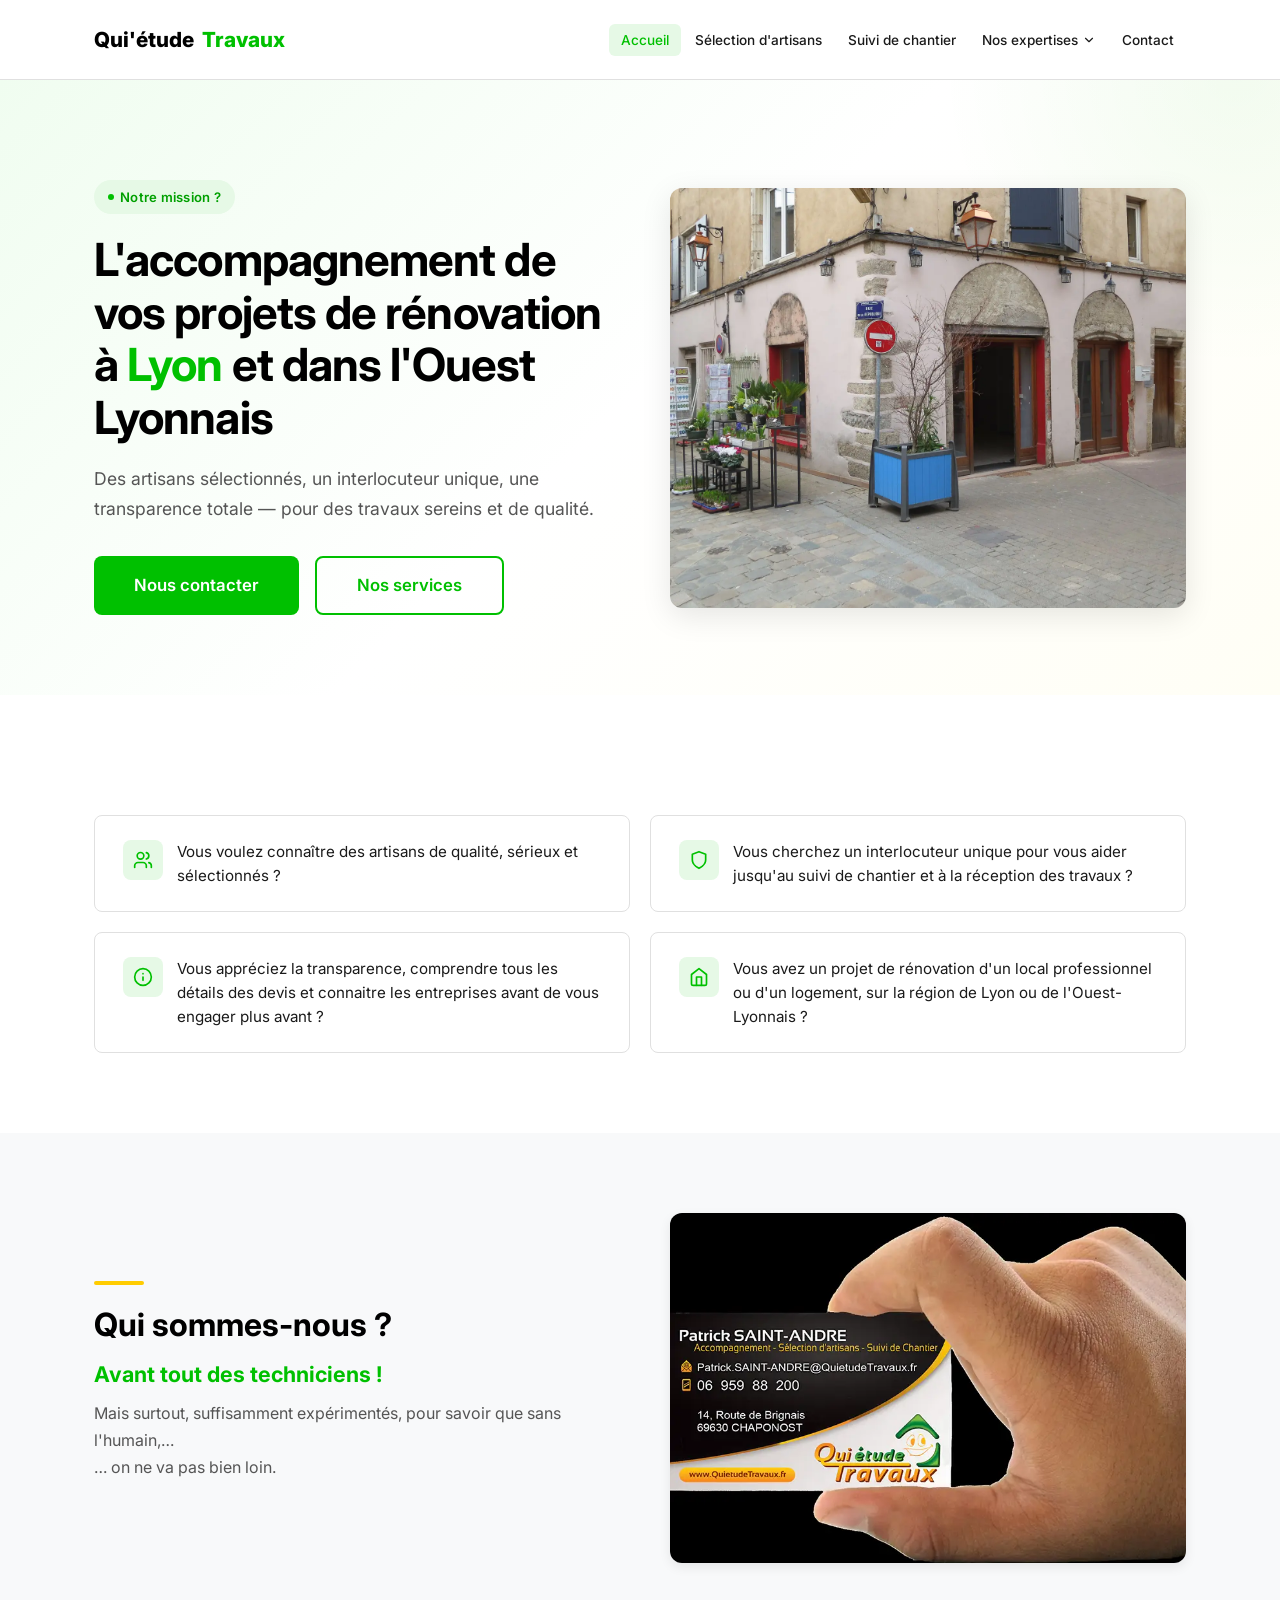
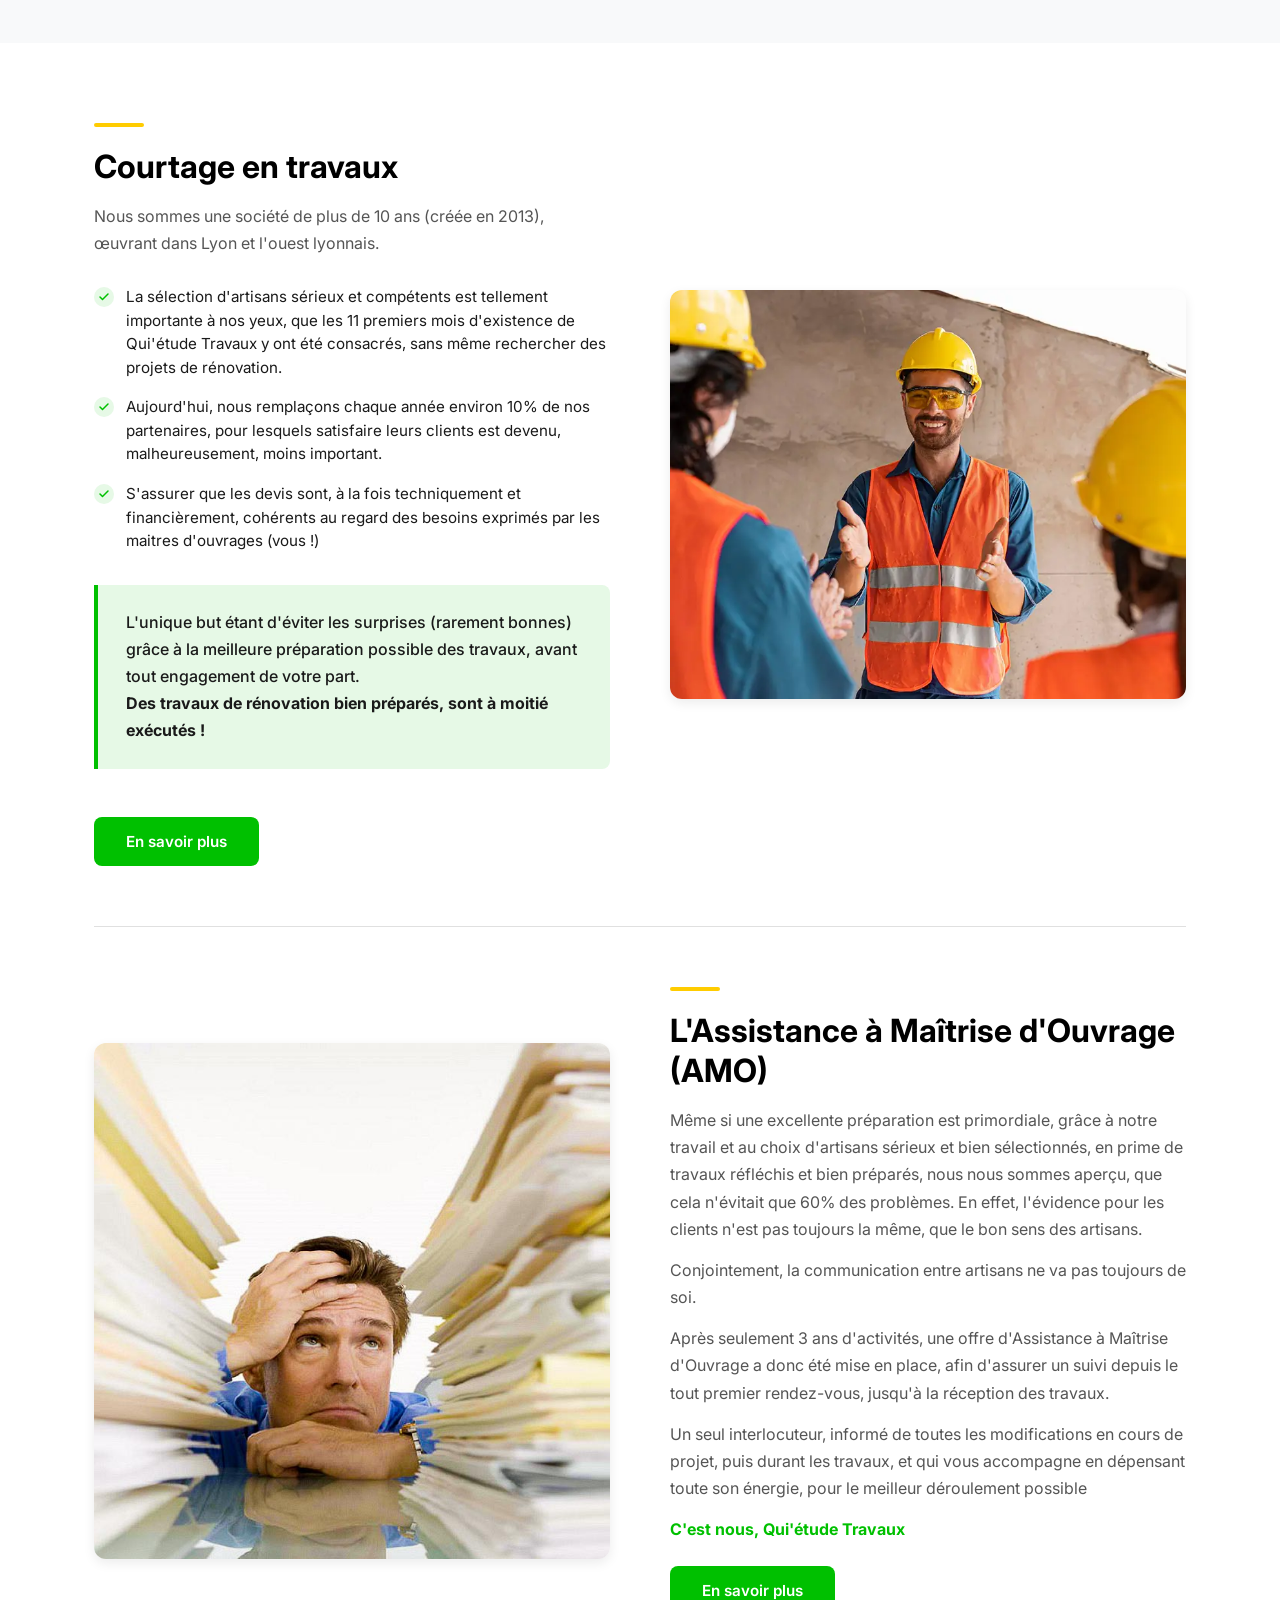
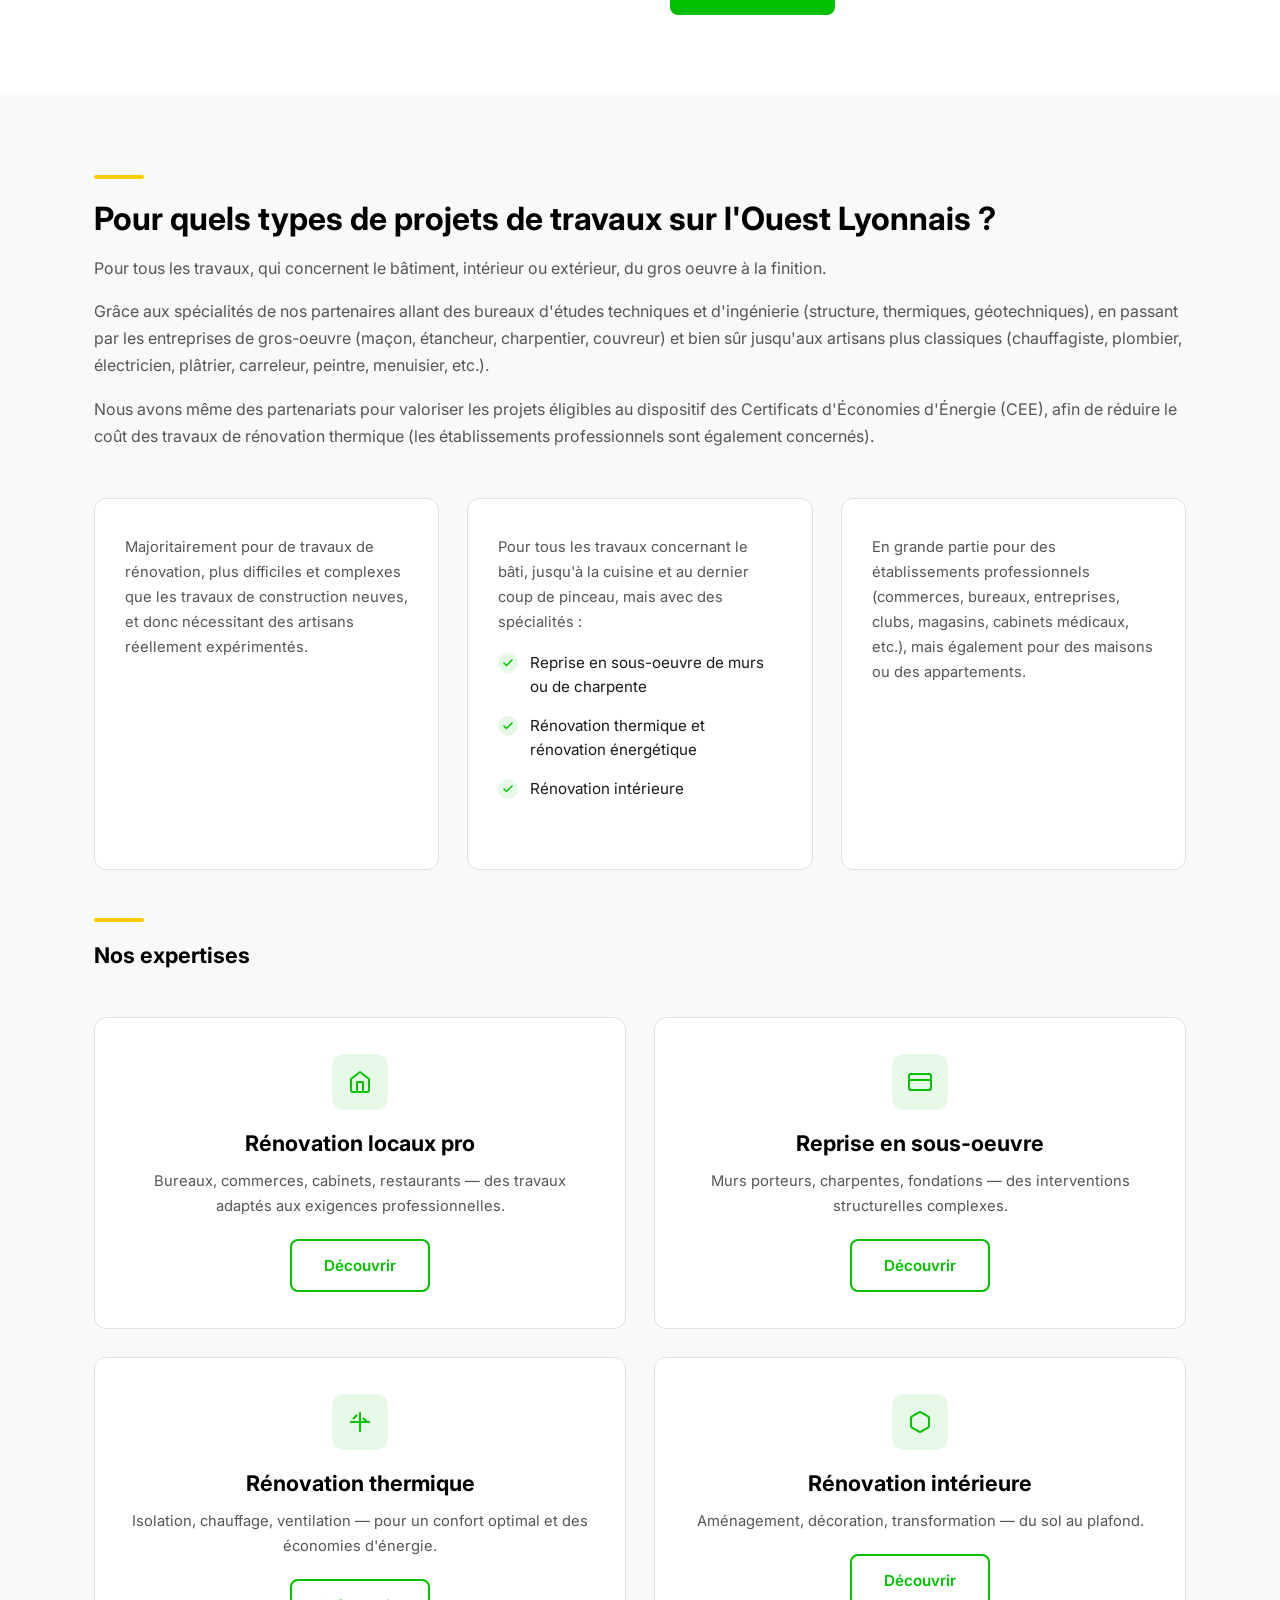
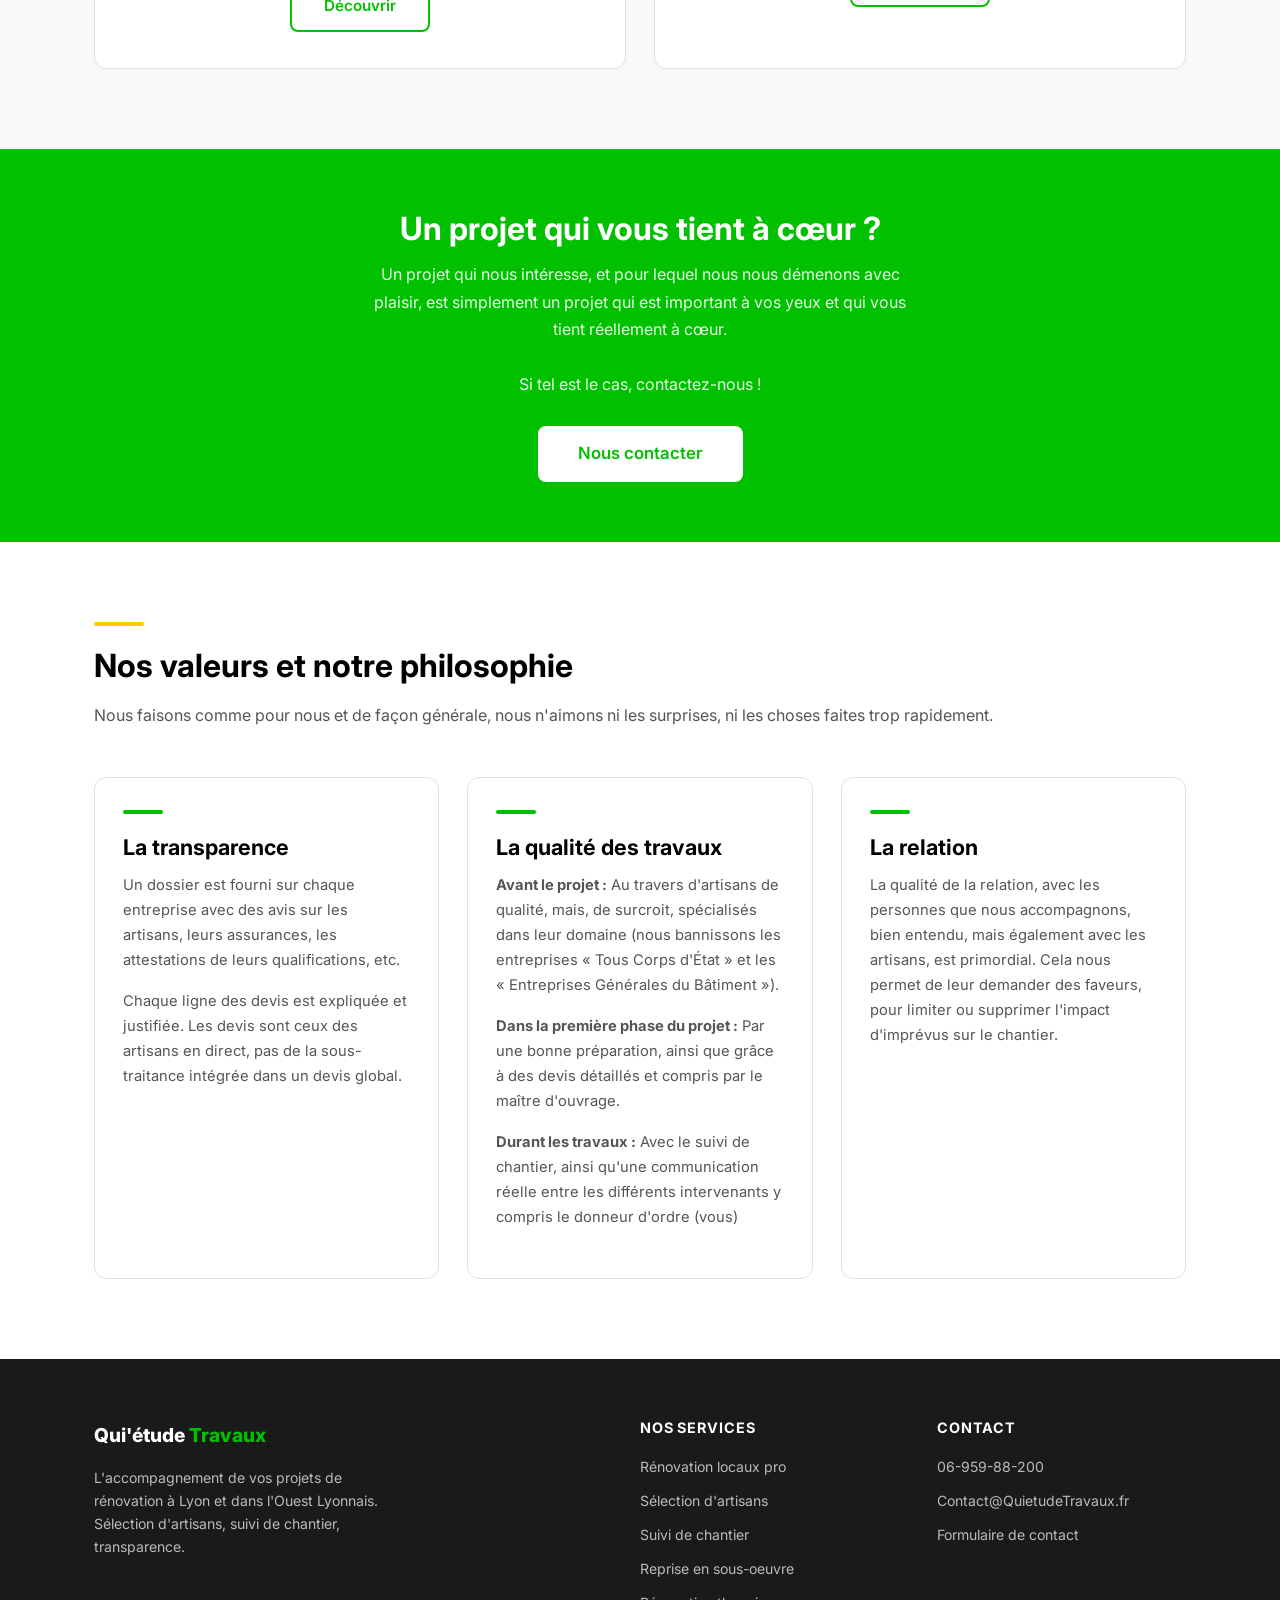
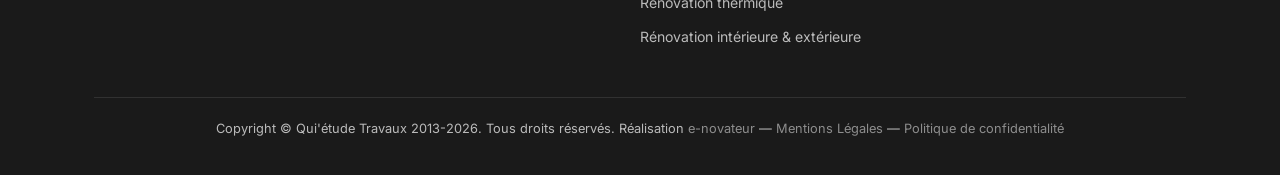
<file: index.html>
<!DOCTYPE html>
<html lang="fr">
<head>
  <meta charset="UTF-8">
  <meta name="viewport" content="width=device-width, initial-scale=1.0">
  <title>Accompagnement de vos projets de rénovation à Lyon — Qui'étude Travaux</title>
  <meta name="description" content="L'accompagnement de vos projets de rénovation à Lyon et l'ouest lyonnais : locaux professionnels, rénovation thermique, sélection d'artisans RGE, aides financières.">
  <link rel="preconnect" href="https://fonts.googleapis.com">
  <link rel="preconnect" href="https://fonts.gstatic.com" crossorigin>
  <link href="https://fonts.googleapis.com/css2?family=Inter:wght@400;500;600;700;800&display=swap" rel="stylesheet">
  <link rel="stylesheet" href="assets/css/style.css">
</head>
<body>

  <!-- ========== HEADER ========== -->
  <header class="header">
    <div class="header__inner">
      <a href="index.html" class="header__logo">
        Qui'étude <span>Travaux</span>
      </a>
      <button class="nav__toggle" aria-label="Menu">
        <span></span><span></span><span></span>
      </button>
      <nav class="nav">
        <ul class="nav__list">
          <li><a href="index.html" class="nav__link active">Accueil</a></li>
          <li><a href="selection-artisans.html" class="nav__link">Sélection d'artisans</a></li>
          <li><a href="suivi-chantier.html" class="nav__link">Suivi de chantier</a></li>
          <li class="nav__dropdown">
            <button class="nav__dropdown-trigger">Nos expertises <svg xmlns="http://www.w3.org/2000/svg" width="14" height="14" viewBox="0 0 24 24" fill="none" stroke="currentColor" stroke-width="2" stroke-linecap="round" stroke-linejoin="round"><polyline points="6 9 12 15 18 9"/></svg></button>
            <div class="nav__dropdown-menu">
              <a href="renovation-locaux-pro.html" class="nav__link">Rénovation locaux pro</a>
              <a href="reprise-en-sous-oeuvre.html" class="nav__link">Reprise en sous-oeuvre</a>
              <a href="renovation-thermique-energetique.html" class="nav__link">Rénovation thermique</a>
              <a href="renovation-interieure-exterieure.html" class="nav__link">Rénovation intérieure &amp; extérieure</a>
            </div>
          </li>
          <li><a href="contact.html" class="nav__link">Contact</a></li>
        </ul>
      </nav>
    </div>
  </header>

  <!-- ========== HERO ========== -->
  <section class="hero">
    <div class="container">
      <div class="hero__inner">
        <div class="hero__content">
          <div class="hero__label">Notre mission ?</div>
          <h1 class="hero__title">L'accompagnement de vos projets de rénovation à <span>Lyon</span> et dans l'Ouest Lyonnais</h1>
          <p class="hero__subtitle">Des artisans sélectionnés, un interlocuteur unique, une transparence totale — pour des travaux sereins et de qualité.</p>
          <div class="hero__actions">
            <a href="contact.html" class="btn btn--primary btn--lg">Nous contacter</a>
            <a href="#services" class="btn btn--outline btn--lg">Nos services</a>
          </div>
        </div>
        <div class="hero__image">
          <img src="assets/imgs/travaux-renovation-refection-locaux-pro-lyon.webp" alt="Rénovation de locaux professionnels à Lyon" width="600" height="420">
        </div>
      </div>
    </div>
  </section>

  <!-- ========== QUESTIONS ========== -->
  <section class="section">
    <div class="container">
      <div class="questions-grid reveal">
        <div class="question-card">
          <div class="question-card__icon"><svg xmlns="http://www.w3.org/2000/svg" width="20" height="20" viewBox="0 0 24 24" fill="none" stroke="currentColor" stroke-width="2" stroke-linecap="round" stroke-linejoin="round"><path d="M16 21v-2a4 4 0 0 0-4-4H6a4 4 0 0 0-4 4v2"/><circle cx="9" cy="7" r="4"/><path d="M22 21v-2a4 4 0 0 0-3-3.87"/><path d="M16 3.13a4 4 0 0 1 0 7.75"/></svg></div>
          <p>Vous voulez connaître des artisans de qualité, sérieux et sélectionnés ?</p>
        </div>
        <div class="question-card">
          <div class="question-card__icon"><svg xmlns="http://www.w3.org/2000/svg" width="20" height="20" viewBox="0 0 24 24" fill="none" stroke="currentColor" stroke-width="2" stroke-linecap="round" stroke-linejoin="round"><path d="M12 22s8-4 8-10V5l-8-3-8 3v7c0 6 8 10 8 10z"/></svg></div>
          <p>Vous cherchez un interlocuteur unique pour vous aider jusqu'au suivi de chantier et à la réception des travaux ?</p>
        </div>
        <div class="question-card">
          <div class="question-card__icon"><svg xmlns="http://www.w3.org/2000/svg" width="20" height="20" viewBox="0 0 24 24" fill="none" stroke="currentColor" stroke-width="2" stroke-linecap="round" stroke-linejoin="round"><circle cx="12" cy="12" r="10"/><line x1="12" y1="16" x2="12" y2="12"/><line x1="12" y1="8" x2="12.01" y2="8"/></svg></div>
          <p>Vous appréciez la transparence, comprendre tous les détails des devis et connaitre les entreprises avant de vous engager plus avant ?</p>
        </div>
        <div class="question-card">
          <div class="question-card__icon"><svg xmlns="http://www.w3.org/2000/svg" width="20" height="20" viewBox="0 0 24 24" fill="none" stroke="currentColor" stroke-width="2" stroke-linecap="round" stroke-linejoin="round"><path d="M3 9l9-7 9 7v11a2 2 0 0 1-2 2H5a2 2 0 0 1-2-2z"/><polyline points="9 22 9 12 15 12 15 22"/></svg></div>
          <p>Vous avez un projet de rénovation d'un local professionnel ou d'un logement, sur la région de Lyon ou de l'Ouest-Lyonnais ?</p>
        </div>
      </div>
    </div>
  </section>

  <!-- ========== QUI SOMMES-NOUS ========== -->
  <section class="section section--alt">
    <div class="container">
      <div class="two-col reveal">
        <div class="two-col__content">
          <div class="accent-bar"></div>
          <h2>Qui sommes-nous ?</h2>
          <h3 class="text-green">Avant tout des techniciens !</h3>
          <p>Mais surtout, suffisamment expérimentés, pour savoir que sans l'humain,…<br>… on ne va pas bien loin.</p>
        </div>
        <div class="two-col__image">
          <img src="assets/imgs/courtage-en-travaux-lyon.webp" alt="Courtage en travaux à Lyon — Qui'étude Travaux" width="540" height="360">
        </div>
      </div>
    </div>
  </section>

  <!-- ========== NOS SERVICES ========== -->
  <section class="section" id="services">
    <div class="container">

      <!-- Courtage en travaux -->
      <div class="two-col reveal">
        <div class="two-col__content">
          <div class="accent-bar"></div>
          <h2>Courtage en travaux</h2>
          <p>Nous sommes une société de plus de 10 ans (créée en 2013), œuvrant dans Lyon et l'ouest lyonnais.</p>
          <ul class="feature-list">
            <li>La sélection d'artisans sérieux et compétents est tellement importante à nos yeux, que les 11 premiers mois d'existence de Qui'étude Travaux y ont été consacrés, sans même rechercher des projets de rénovation.</li>
            <li>Aujourd'hui, nous remplaçons chaque année environ 10% de nos partenaires, pour lesquels satisfaire leurs clients est devenu, malheureusement, moins important.</li>
            <li>S'assurer que les devis sont, à la fois techniquement et financièrement, cohérents au regard des besoins exprimés par les maitres d'ouvrages (vous !)</li>
          </ul>
          <div class="highlight-box" style="margin-top: 20px;">
            <p>L'unique but étant d'éviter les surprises (rarement bonnes) grâce à la meilleure préparation possible des travaux, avant tout engagement de votre part.</p>
            <p style="margin: 0;"><strong>Des travaux de rénovation bien préparés, sont à moitié exécutés !</strong></p>
          </div>
          <a href="selection-artisans.html" class="btn btn--primary" style="margin-top: 24px;">En savoir plus</a>
        </div>
        <div class="two-col__image">
          <img src="assets/imgs/travaux-artisan-lyon-renovation-courtage.webp" alt="Courtage en travaux à Lyon — Qui'étude Travaux" width="540" height="360">
        </div>
      </div>

      <hr style="border: none; border-top: 1px solid var(--border); margin: 60px 0;">

      <!-- AMO -->
      <div class="two-col two-col--reverse reveal">
        <div class="two-col__content">
          <div class="accent-bar"></div>
          <h2>L'Assistance à Maîtrise d'Ouvrage (AMO)</h2>
          <p>Même si une excellente préparation est primordiale, grâce à notre travail et au choix d'artisans sérieux et bien sélectionnés, en prime de travaux réfléchis et bien préparés, nous nous sommes aperçu, que cela n'évitait que 60% des problèmes. En effet, l'évidence pour les clients n'est pas toujours la même, que le bon sens des artisans.</p>
          <p>Conjointement, la communication entre artisans ne va pas toujours de soi.</p>
          <p>Après seulement 3 ans d'activités, une offre d'Assistance à Maîtrise d'Ouvrage a donc été mise en place, afin d'assurer un suivi depuis le tout premier rendez-vous, jusqu'à la réception des travaux.</p>
          <p>Un seul interlocuteur, informé de toutes les modifications en cours de projet, puis durant les travaux, et qui vous accompagne en dépensant toute son énergie, pour le meilleur déroulement possible</p>
          <p><strong class="text-green">C'est nous, Qui'étude Travaux</strong></p>
          <a href="suivi-chantier.html" class="btn btn--primary" style="margin-top: 8px;">En savoir plus</a>
        </div>
        <div class="two-col__image">
          <img src="assets/imgs/assistance-maitrise-ouvrage-aide-accompagnement-chantier-lyon.jpg" alt="Assistance à maîtrise d'ouvrage à Lyon" width="540" height="360">
        </div>
      </div>

    </div>
  </section>

  <!-- ========== TYPES DE PROJETS ========== -->
  <section class="section section--alt">
    <div class="container">
      <div class="section__intro reveal">
        <div class="accent-bar"></div>
        <h2>Pour quels types de projets de travaux sur l'Ouest Lyonnais ?</h2>
        <p>Pour tous les travaux, qui concernent le bâtiment, intérieur ou extérieur, du gros oeuvre à la finition.</p>
        <p>Grâce aux spécialités de nos partenaires allant des bureaux d'études techniques et d'ingénierie (structure, thermiques, géotechniques), en passant par les entreprises de gros-oeuvre (maçon, étancheur, charpentier, couvreur) et bien sûr jusqu'aux artisans plus classiques (chauffagiste, plombier, électricien, plâtrier, carreleur, peintre, menuisier, etc.).</p>
        <p>Nous avons même des partenariats pour valoriser les projets éligibles au dispositif des Certificats d'Économies d'Énergie (CEE), afin de réduire le coût des travaux de rénovation thermique (les établissements professionnels sont également concernés).</p>
      </div>

      <div class="services-grid reveal">
        <div class="service-card service-card--left">
          <p>Majoritairement pour de travaux de rénovation, plus difficiles et complexes que les travaux de construction neuves, et donc nécessitant des artisans réellement expérimentés.</p>
        </div>
        <div class="service-card service-card--left">
          <p>Pour tous les travaux concernant le bâti, jusqu'à la cuisine et au dernier coup de pinceau, mais avec des spécialités :</p>
          <ul class="feature-list" style="margin-top: 8px;">
            <li>Reprise en sous-oeuvre de murs ou de charpente</li>
            <li>Rénovation thermique et rénovation énergétique</li>
            <li>Rénovation intérieure</li>
          </ul>
        </div>
        <div class="service-card service-card--left">
          <p>En grande partie pour des établissements professionnels (commerces, bureaux, entreprises, clubs, magasins, cabinets médicaux, etc.), mais également pour des maisons ou des appartements.</p>
        </div>
      </div>

      <div class="section__intro reveal" style="margin-top: 48px;">
        <div class="accent-bar"></div>
        <h3>Nos expertises</h3>
      </div>

      <div class="services-grid services-grid--4 reveal">
        <div class="service-card">
          <div class="service-card__icon">
            <svg xmlns="http://www.w3.org/2000/svg" width="24" height="24" viewBox="0 0 24 24" fill="none" stroke="currentColor" stroke-width="2" stroke-linecap="round" stroke-linejoin="round"><path d="M3 9l9-7 9 7v11a2 2 0 0 1-2 2H5a2 2 0 0 1-2-2z"/><polyline points="9 22 9 12 15 12 15 22"/></svg>
          </div>
          <h3>Rénovation locaux pro</h3>
          <p>Bureaux, commerces, cabinets, restaurants — des travaux adaptés aux exigences professionnelles.</p>
          <a href="renovation-locaux-pro.html" class="btn btn--outline">Découvrir</a>
        </div>
        <div class="service-card">
          <div class="service-card__icon">
            <svg xmlns="http://www.w3.org/2000/svg" width="24" height="24" viewBox="0 0 24 24" fill="none" stroke="currentColor" stroke-width="2" stroke-linecap="round" stroke-linejoin="round"><rect x="1" y="4" width="22" height="16" rx="2" ry="2"/><line x1="1" y1="10" x2="23" y2="10"/></svg>
          </div>
          <h3>Reprise en sous-oeuvre</h3>
          <p>Murs porteurs, charpentes, fondations — des interventions structurelles complexes.</p>
          <a href="reprise-en-sous-oeuvre.html" class="btn btn--outline">Découvrir</a>
        </div>
        <div class="service-card">
          <div class="service-card__icon">
            <svg xmlns="http://www.w3.org/2000/svg" width="24" height="24" viewBox="0 0 24 24" fill="none" stroke="currentColor" stroke-width="2" stroke-linecap="round" stroke-linejoin="round"><path d="M12 3v18"/><path d="M5.5 8.5l3-3"/><path d="M15.5 8.5l3 3"/><path d="M3 12h18"/></svg>
          </div>
          <h3>Rénovation thermique</h3>
          <p>Isolation, chauffage, ventilation — pour un confort optimal et des économies d'énergie.</p>
          <a href="renovation-thermique-energetique.html" class="btn btn--outline">Découvrir</a>
        </div>
        <div class="service-card">
          <div class="service-card__icon">
            <svg xmlns="http://www.w3.org/2000/svg" width="24" height="24" viewBox="0 0 24 24" fill="none" stroke="currentColor" stroke-width="2" stroke-linecap="round" stroke-linejoin="round"><path d="M21 16V8a2 2 0 0 0-1-1.73l-7-4a2 2 0 0 0-2 0l-7 4A2 2 0 0 0 3 8v8a2 2 0 0 0 1 1.73l7 4a2 2 0 0 0 2 0l7-4A2 2 0 0 0 21 16z"/></svg>
          </div>
          <h3>Rénovation intérieure</h3>
          <p>Aménagement, décoration, transformation — du sol au plafond.</p>
          <a href="renovation-interieure-exterieure.html" class="btn btn--outline">Découvrir</a>
        </div>
      </div>
    </div>
  </section>

  <!-- ========== CTA ========== -->
  <section class="cta-banner reveal">
    <div class="container text-center">
      <h2>Un projet qui vous tient à cœur ?</h2>
      <p>Un projet qui nous intéresse, et pour lequel nous nous démenons avec plaisir, est simplement un projet qui est important à vos yeux et qui vous tient réellement à cœur.</p>
      <p>Si tel est le cas, contactez-nous !</p>
      <a href="contact.html" class="btn btn--white btn--lg">Nous contacter</a>
    </div>
  </section>

  <!-- ========== VALEURS ========== -->
  <section class="section">
    <div class="container">
      <div class="section__intro reveal">
        <div class="accent-bar"></div>
        <h2>Nos valeurs et notre philosophie</h2>
        <p>Nous faisons comme pour nous et de façon générale, nous n'aimons ni les surprises, ni les choses faites trop rapidement.</p>
      </div>

      <div class="values-grid reveal">
        <div class="value-card">
          <div class="value-card__bar"></div>
          <h3>La transparence</h3>
          <p>Un dossier est fourni sur chaque entreprise avec des avis sur les artisans, leurs assurances, les attestations de leurs qualifications, etc.</p>
          <p>Chaque ligne des devis est expliquée et justifiée. Les devis sont ceux des artisans en direct, pas de la sous-traitance intégrée dans un devis global.</p>
        </div>
        <div class="value-card">
          <div class="value-card__bar"></div>
          <h3>La qualité des travaux</h3>
          <p><strong>Avant le projet :</strong> Au travers d'artisans de qualité, mais, de surcroit, spécialisés dans leur domaine (nous bannissons les entreprises « Tous Corps d'État » et les « Entreprises Générales du Bâtiment »).</p>
          <p><strong>Dans la première phase du projet :</strong> Par une bonne préparation, ainsi que grâce à des devis détaillés et compris par le maître d'ouvrage.</p>
          <p><strong>Durant les travaux :</strong> Avec le suivi de chantier, ainsi qu'une communication réelle entre les différents intervenants y compris le donneur d'ordre (vous)</p>
        </div>
        <div class="value-card">
          <div class="value-card__bar"></div>
          <h3>La relation</h3>
          <p>La qualité de la relation, avec les personnes que nous accompagnons, bien entendu, mais également avec les artisans, est primordial. Cela nous permet de leur demander des faveurs, pour limiter ou supprimer l'impact d'imprévus sur le chantier.</p>
        </div>
      </div>
    </div>
  </section>

  <!-- ========== FOOTER ========== -->
  <footer class="footer">
    <div class="container">
      <div class="footer__inner">
        <div>
          <div class="footer__brand">Qui'étude <span>Travaux</span></div>
          <p class="footer__desc">L'accompagnement de vos projets de rénovation à Lyon et dans l'Ouest Lyonnais. Sélection d'artisans, suivi de chantier, transparence.</p>
        </div>
        <div>
          <h4>Nos services</h4>
          <div class="footer__links">
            <a href="renovation-locaux-pro.html">Rénovation locaux pro</a>
            <a href="selection-artisans.html">Sélection d'artisans</a>
            <a href="suivi-chantier.html">Suivi de chantier</a>
            <a href="reprise-en-sous-oeuvre.html">Reprise en sous-oeuvre</a>
            <a href="renovation-thermique-energetique.html">Rénovation thermique</a>
            <a href="renovation-interieure-exterieure.html">Rénovation intérieure &amp; extérieure</a>
          </div>
        </div>
        <div>
          <h4>Contact</h4>
          <div class="footer__links">
            <a href="tel:06-959-88-200">06-959-88-200</a>
            <a href="mailto:Contact@QuietudeTravaux.fr">Contact@QuietudeTravaux.fr</a>
            <a href="contact.html">Formulaire de contact</a>
          </div>
        </div>
      </div>
      <div class="footer__bottom">
        <p>Copyright &copy; Qui'étude Travaux 2013-2026. Tous droits réservés. Réalisation <a href="https://e-novateur.fr/" target="_blank" rel="noopener">e-novateur</a> — <a href="#">Mentions Légales</a> — <a href="#">Politique de confidentialité</a></p>
      </div>
    </div>
  </footer>

  <script src="assets/js/main.js"></script>
</body>
</html>
</file>
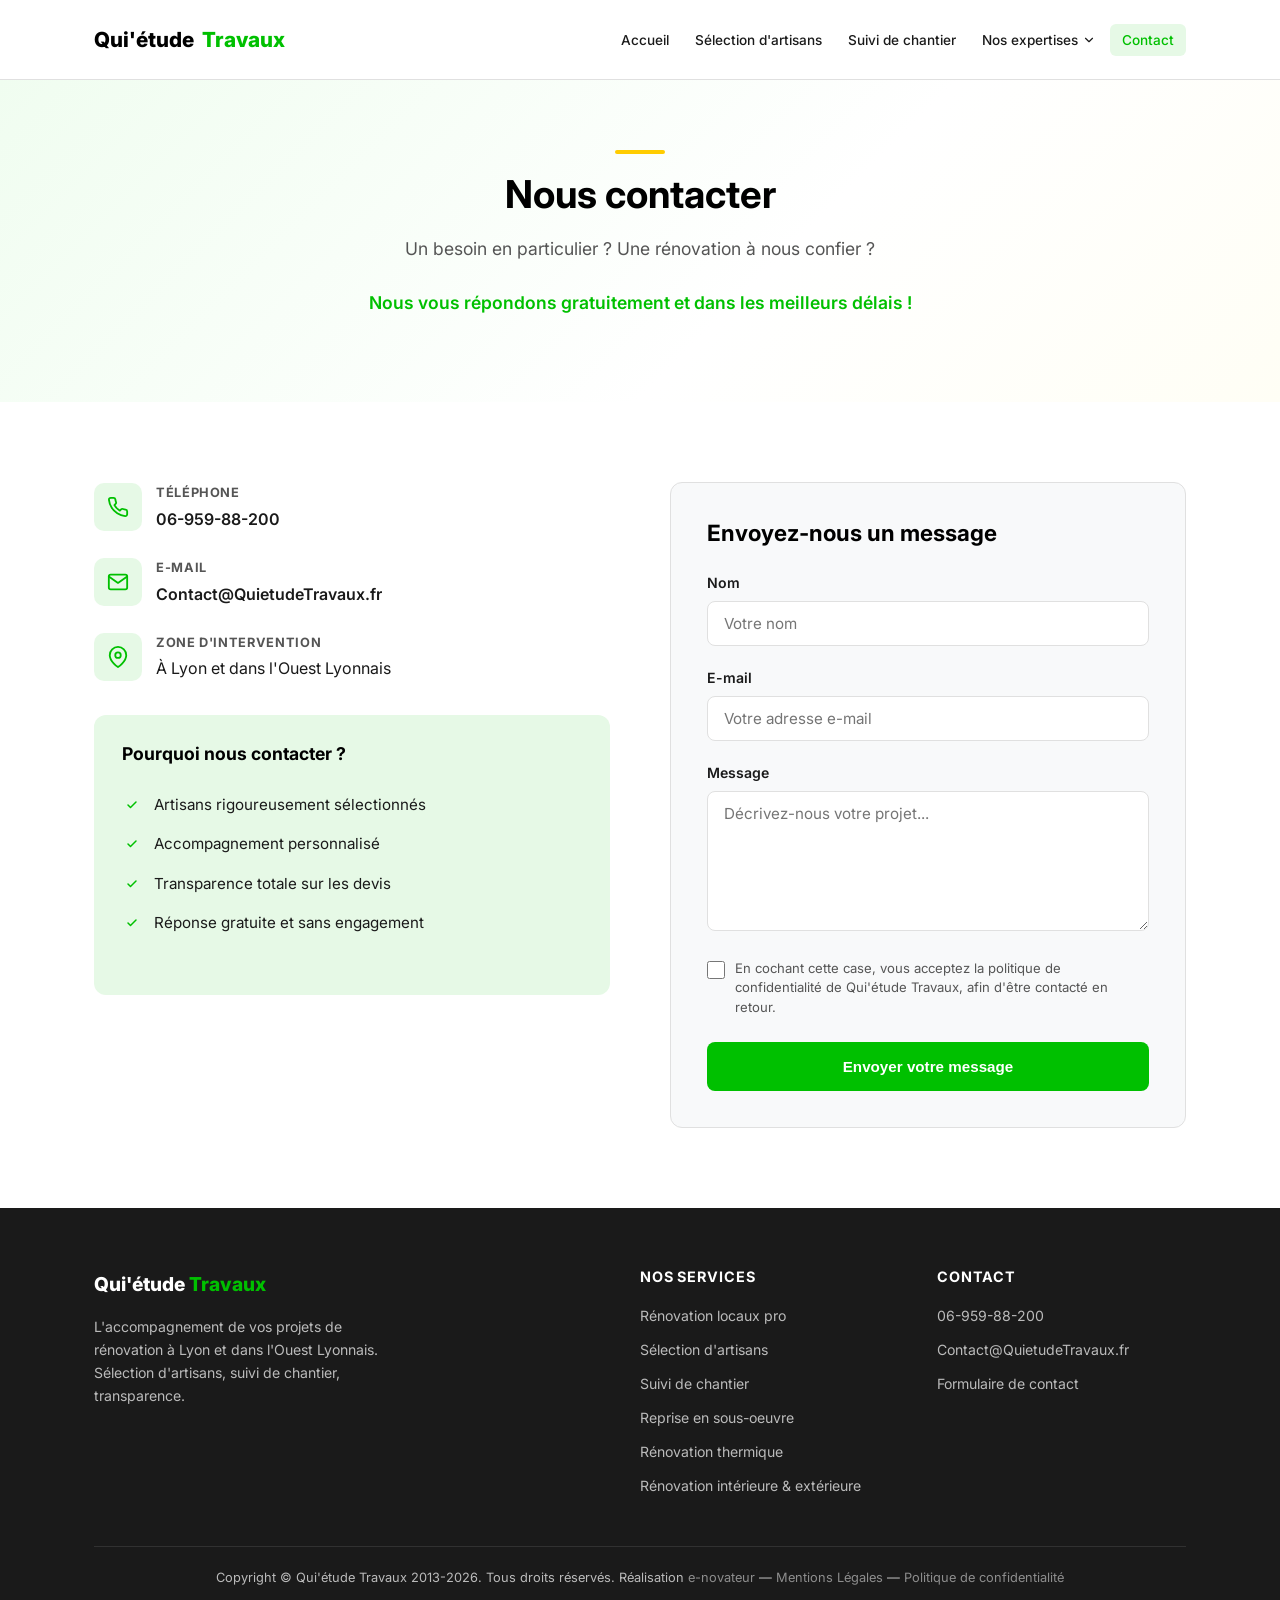
<file: contact.html>
<!DOCTYPE html>
<html lang="fr">
<head>
  <meta charset="UTF-8">
  <meta name="viewport" content="width=device-width, initial-scale=1.0">
  <title>Contact — Qui'étude Travaux — Rénovation Lyon</title>
  <meta name="description" content="Contactez Qui'étude Travaux pour vos projets de rénovation à Lyon et dans l'Ouest Lyonnais. Réponse gratuite et rapide.">
  <link rel="preconnect" href="https://fonts.googleapis.com">
  <link rel="preconnect" href="https://fonts.gstatic.com" crossorigin>
  <link href="https://fonts.googleapis.com/css2?family=Inter:wght@400;500;600;700;800&display=swap" rel="stylesheet">
  <link rel="stylesheet" href="assets/css/style.css">
</head>
<body>

  <!-- ========== HEADER ========== -->
  <header class="header">
    <div class="header__inner">
      <a href="index.html" class="header__logo">Qui'étude <span>Travaux</span></a>
      <button class="nav__toggle" aria-label="Menu"><span></span><span></span><span></span></button>
      <nav class="nav">
        <ul class="nav__list">
          <li><a href="index.html" class="nav__link">Accueil</a></li>
          <li><a href="selection-artisans.html" class="nav__link">Sélection d'artisans</a></li>
          <li><a href="suivi-chantier.html" class="nav__link">Suivi de chantier</a></li>
          <li class="nav__dropdown">
            <button class="nav__dropdown-trigger">Nos expertises <svg xmlns="http://www.w3.org/2000/svg" width="14" height="14" viewBox="0 0 24 24" fill="none" stroke="currentColor" stroke-width="2" stroke-linecap="round" stroke-linejoin="round"><polyline points="6 9 12 15 18 9"/></svg></button>
            <div class="nav__dropdown-menu">
              <a href="renovation-locaux-pro.html" class="nav__link">Rénovation locaux pro</a>
              <a href="reprise-en-sous-oeuvre.html" class="nav__link">Reprise en sous-oeuvre</a>
              <a href="renovation-thermique-energetique.html" class="nav__link">Rénovation thermique</a>
              <a href="renovation-interieure-exterieure.html" class="nav__link">Rénovation intérieure &amp; extérieure</a>
            </div>
          </li>
          <li><a href="contact.html" class="nav__link active">Contact</a></li>
        </ul>
      </nav>
    </div>
  </header>

  <!-- ========== PAGE HERO ========== -->
  <section class="page-hero">
    <div class="container">
      <div class="accent-bar" style="margin: 0 auto 16px;"></div>
      <h1>Nous contacter</h1>
      <p>Un besoin en particulier ? Une rénovation à nous confier ?</p>
      <p style="color: var(--green); font-weight: 600; font-size: 1.1rem;">Nous vous répondons gratuitement et dans les meilleurs délais !</p>
    </div>
  </section>

  <!-- ========== CONTACT SECTION ========== -->
  <section class="section">
    <div class="container">
      <div class="contact-section reveal">

        <!-- Left: Info -->
        <div class="contact-info">
          <div class="contact-info__item">
            <div class="contact-info__icon">
              <svg xmlns="http://www.w3.org/2000/svg" width="22" height="22" viewBox="0 0 24 24" fill="none" stroke="currentColor" stroke-width="2" stroke-linecap="round" stroke-linejoin="round"><path d="M22 16.92v3a2 2 0 0 1-2.18 2 19.79 19.79 0 0 1-8.63-3.07 19.5 19.5 0 0 1-6-6 19.79 19.79 0 0 1-3.07-8.67A2 2 0 0 1 4.11 2h3a2 2 0 0 1 2 1.72 12.84 12.84 0 0 0 .7 2.81 2 2 0 0 1-.45 2.11L8.09 9.91a16 16 0 0 0 6 6l1.27-1.27a2 2 0 0 1 2.11-.45 12.84 12.84 0 0 0 2.81.7A2 2 0 0 1 22 16.92z"/></svg>
            </div>
            <div class="contact-info__text">
              <strong>Téléphone</strong>
              <a href="tel:06-959-88-200">06-959-88-200</a>
            </div>
          </div>

          <div class="contact-info__item">
            <div class="contact-info__icon">
              <svg xmlns="http://www.w3.org/2000/svg" width="22" height="22" viewBox="0 0 24 24" fill="none" stroke="currentColor" stroke-width="2" stroke-linecap="round" stroke-linejoin="round"><path d="M4 4h16c1.1 0 2 .9 2 2v12c0 1.1-.9 2-2 2H4c-1.1 0-2-.9-2-2V6c0-1.1.9-2 2-2z"/><polyline points="22,6 12,13 2,6"/></svg>
            </div>
            <div class="contact-info__text">
              <strong>E-mail</strong>
              <a href="mailto:Contact@QuietudeTravaux.fr">Contact@QuietudeTravaux.fr</a>
            </div>
          </div>

          <div class="contact-info__item">
            <div class="contact-info__icon">
              <svg xmlns="http://www.w3.org/2000/svg" width="22" height="22" viewBox="0 0 24 24" fill="none" stroke="currentColor" stroke-width="2" stroke-linecap="round" stroke-linejoin="round"><path d="M21 10c0 7-9 13-9 13s-9-6-9-13a9 9 0 0 1 18 0z"/><circle cx="12" cy="10" r="3"/></svg>
            </div>
            <div class="contact-info__text">
              <strong>Zone d'intervention</strong>
              À Lyon et dans l'Ouest Lyonnais
            </div>
          </div>

          <div style="margin-top: 32px; padding: 28px; background: var(--green-light); border-radius: var(--radius-lg);">
            <h3 style="margin-bottom: 12px; font-size: 1.1rem;">Pourquoi nous contacter ?</h3>
            <ul class="feature-list">
              <li>Artisans rigoureusement sélectionnés</li>
              <li>Accompagnement personnalisé</li>
              <li>Transparence totale sur les devis</li>
              <li>Réponse gratuite et sans engagement</li>
            </ul>
          </div>
        </div>

        <!-- Right: Form -->
        <div class="contact-form">
          <h2 style="margin-bottom: 24px; font-size: 1.4rem;">Envoyez-nous un message</h2>
          <form>
            <div class="form-group">
              <label for="name">Nom</label>
              <input type="text" id="name" name="name" placeholder="Votre nom" required>
            </div>
            <div class="form-group">
              <label for="email">E-mail</label>
              <input type="email" id="email" name="email" placeholder="Votre adresse e-mail" required>
            </div>
            <div class="form-group">
              <label for="message">Message</label>
              <textarea id="message" name="message" placeholder="Décrivez-nous votre projet..." required></textarea>
            </div>
            <div class="form-checkbox">
              <input type="checkbox" id="rgpd" name="rgpd" required>
              <label for="rgpd">En cochant cette case, vous acceptez la politique de confidentialité de Qui'étude Travaux, afin d'être contacté en retour.</label>
            </div>
            <button type="submit" class="btn btn--primary" style="width: 100%; justify-content: center;">Envoyer votre message</button>
          </form>
        </div>

      </div>
    </div>
  </section>

  <!-- ========== FOOTER ========== -->
  <footer class="footer">
    <div class="container">
      <div class="footer__inner">
        <div>
          <div class="footer__brand">Qui'étude <span>Travaux</span></div>
          <p class="footer__desc">L'accompagnement de vos projets de rénovation à Lyon et dans l'Ouest Lyonnais. Sélection d'artisans, suivi de chantier, transparence.</p>
        </div>
        <div>
          <h4>Nos services</h4>
          <div class="footer__links">
            <a href="renovation-locaux-pro.html">Rénovation locaux pro</a>
            <a href="selection-artisans.html">Sélection d'artisans</a>
            <a href="suivi-chantier.html">Suivi de chantier</a>
            <a href="reprise-en-sous-oeuvre.html">Reprise en sous-oeuvre</a>
            <a href="renovation-thermique-energetique.html">Rénovation thermique</a>
            <a href="renovation-interieure-exterieure.html">Rénovation intérieure &amp; extérieure</a>
          </div>
        </div>
        <div>
          <h4>Contact</h4>
          <div class="footer__links">
            <a href="tel:06-959-88-200">06-959-88-200</a>
            <a href="mailto:Contact@QuietudeTravaux.fr">Contact@QuietudeTravaux.fr</a>
            <a href="contact.html">Formulaire de contact</a>
          </div>
        </div>
      </div>
      <div class="footer__bottom">
        <p>Copyright &copy; Qui'étude Travaux 2013-2026. Tous droits réservés. Réalisation <a href="https://e-novateur.fr/" target="_blank" rel="noopener">e-novateur</a> — <a href="#">Mentions Légales</a> — <a href="#">Politique de confidentialité</a></p>
      </div>
    </div>
  </footer>

  <script src="assets/js/main.js"></script>
</body>
</html>
</file>
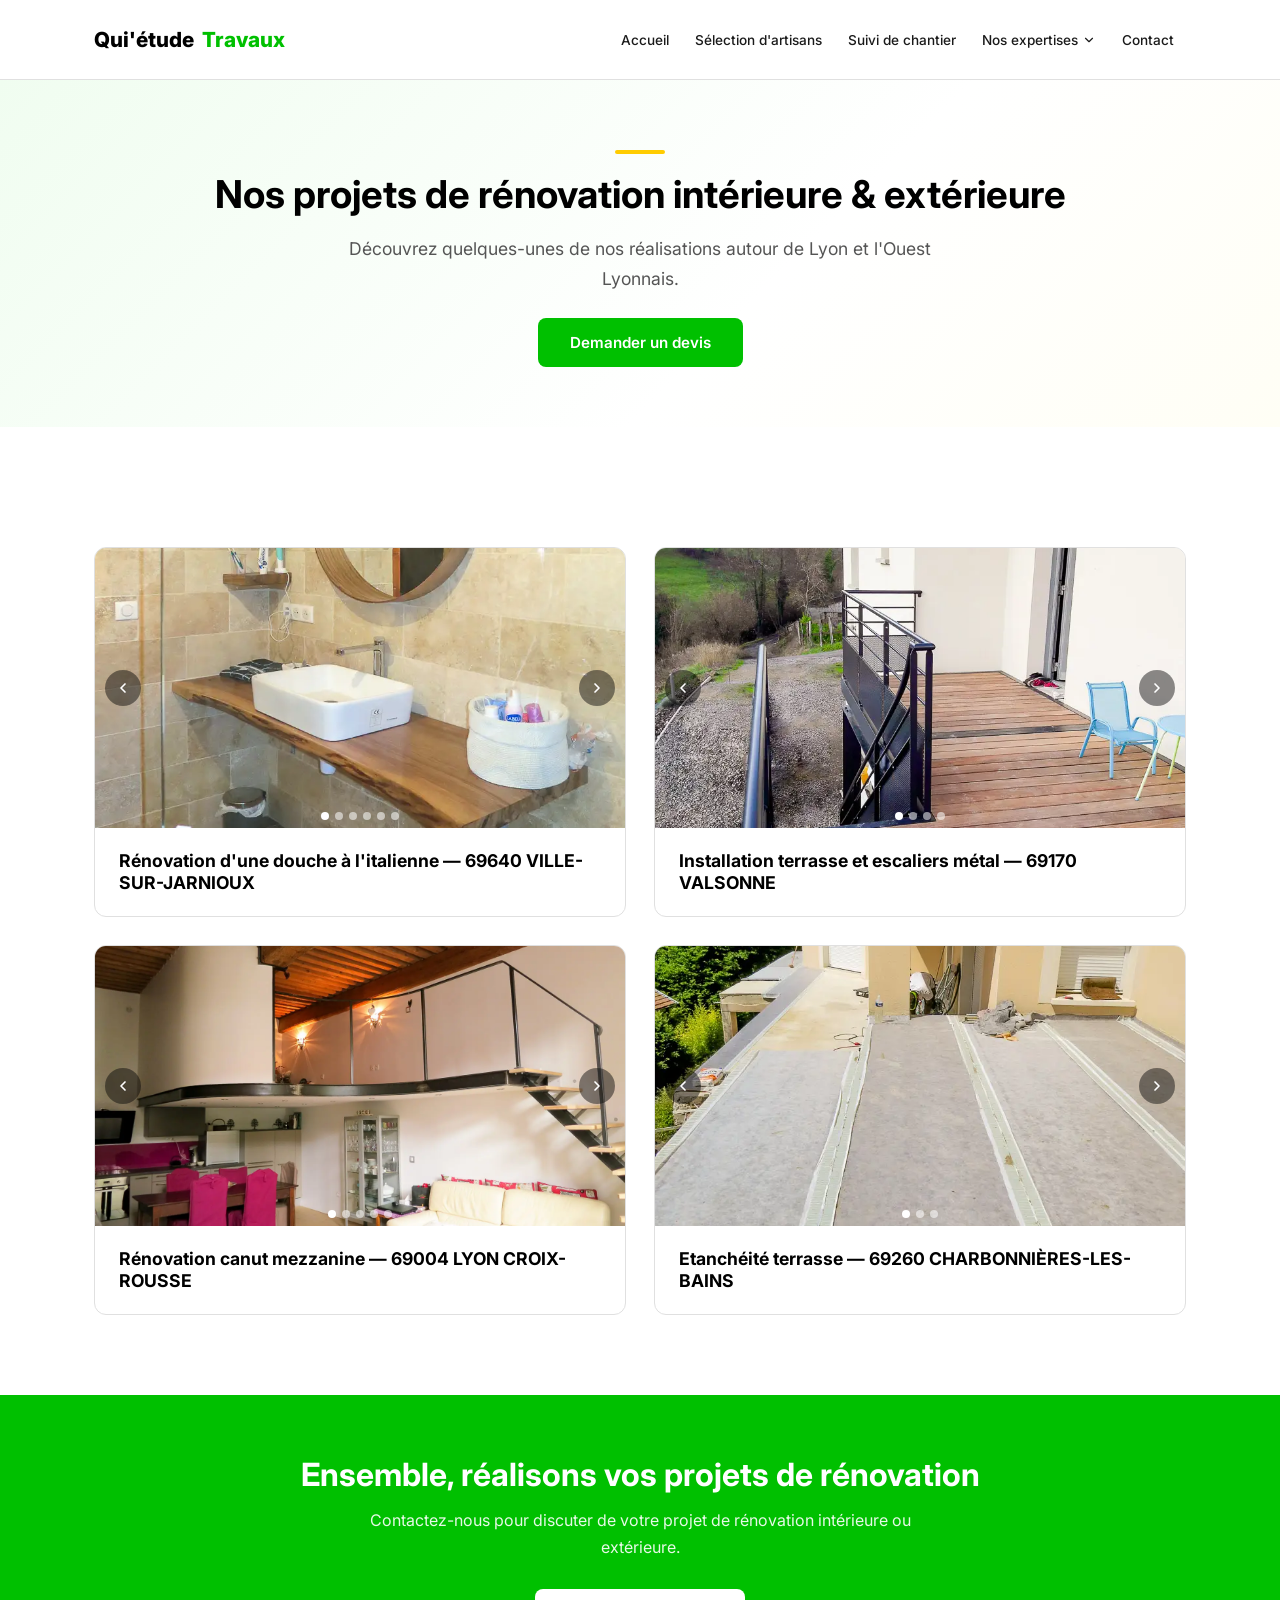
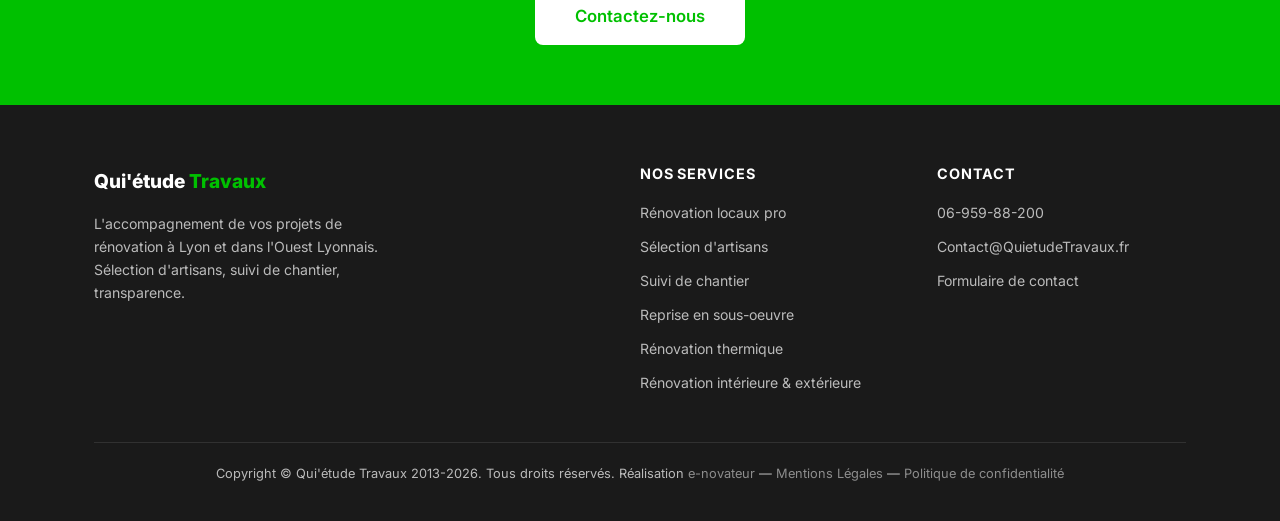
<file: renovation-interieure-exterieure.html>
<!DOCTYPE html>
<html lang="fr">
<head>
  <meta charset="UTF-8">
  <meta name="viewport" content="width=device-width, initial-scale=1.0">
  <title>Rénovation intérieure et extérieure Lyon — Nos projets — Qui'étude Travaux</title>
  <meta name="description" content="Découvrez nos projets de rénovations intérieures et extérieures réalisés autour de Lyon et sa région. Rénovation de salle de bain, appartement, mezzanine, terrasse.">
  <link rel="preconnect" href="https://fonts.googleapis.com">
  <link rel="preconnect" href="https://fonts.gstatic.com" crossorigin>
  <link href="https://fonts.googleapis.com/css2?family=Inter:wght@400;500;600;700;800&display=swap" rel="stylesheet">
  <link rel="stylesheet" href="assets/css/style.css">
</head>
<body>

  <!-- ========== HEADER ========== -->
  <header class="header">
    <div class="header__inner">
      <a href="index.html" class="header__logo">Qui'étude <span>Travaux</span></a>
      <button class="nav__toggle" aria-label="Menu"><span></span><span></span><span></span></button>
      <nav class="nav">
        <ul class="nav__list">
          <li><a href="index.html" class="nav__link">Accueil</a></li>
          <li><a href="selection-artisans.html" class="nav__link">Sélection d'artisans</a></li>
          <li><a href="suivi-chantier.html" class="nav__link">Suivi de chantier</a></li>
          <li class="nav__dropdown">
            <button class="nav__dropdown-trigger">Nos expertises <svg xmlns="http://www.w3.org/2000/svg" width="14" height="14" viewBox="0 0 24 24" fill="none" stroke="currentColor" stroke-width="2" stroke-linecap="round" stroke-linejoin="round"><polyline points="6 9 12 15 18 9"/></svg></button>
            <div class="nav__dropdown-menu">
              <a href="renovation-locaux-pro.html" class="nav__link">Rénovation locaux pro</a>
              <a href="reprise-en-sous-oeuvre.html" class="nav__link">Reprise en sous-oeuvre</a>
              <a href="renovation-thermique-energetique.html" class="nav__link">Rénovation thermique</a>
              <a href="renovation-interieure-exterieure.html" class="nav__link active">Rénovation intérieure &amp; extérieure</a>
            </div>
          </li>
          <li><a href="contact.html" class="nav__link">Contact</a></li>
        </ul>
      </nav>
    </div>
  </header>

  <!-- ========== PAGE HERO ========== -->
  <section class="page-hero">
    <div class="container">
      <div class="accent-bar" style="margin: 0 auto 16px;"></div>
      <h1>Nos projets de rénovation intérieure &amp; extérieure</h1>
      <p>Découvrez quelques-unes de nos réalisations autour de Lyon et l'Ouest Lyonnais.</p>
      <a href="contact.html" class="btn btn--primary">Demander un devis</a>
    </div>
  </section>

  <!-- ========== GALLERY ========== -->
  <section class="section">
    <div class="container">
      <div class="gallery-grid reveal">

        <!-- Projet 1 : Douche à l'italienne -->
        <div class="gallery-card">
          <div class="photo-slider" data-slider>
            <div class="photo-slider__track">
              <div class="photo-slider__slide"><img src="assets/imgs/renovation-douche-italienne-VILLE-SUR-JARNIOUX-apres.webp" alt="Douche à l'italienne Ville-sur-Jarnioux — après" width="540" height="280"></div>
              <div class="photo-slider__slide"><img src="assets/imgs/renovation-douche-italienne-VILLE-SUR-JARNIOUX-avant.webp" alt="Douche à l'italienne Ville-sur-Jarnioux — avant" width="540" height="280"></div>
              <div class="photo-slider__slide"><img src="assets/imgs/renovation-salle-de-bain-douche-italienne-69640-VILLE-SUR-JARNIOUX-a.webp" alt="Salle de bain douche italienne Ville-sur-Jarnioux" width="540" height="280"></div>
              <div class="photo-slider__slide"><img src="assets/imgs/renovation-salle-de-bain-douche-italienne-69640-VILLE-SUR-JARNIOUX-av.webp" alt="Salle de bain douche italienne Ville-sur-Jarnioux" width="540" height="280"></div>
              <div class="photo-slider__slide"><img src="assets/imgs/renovation-salle-de-bain-douche-italienne-VILLE-SUR-JARNIOUX-a.webp" alt="Salle de bain douche italienne Ville-sur-Jarnioux" width="540" height="280"></div>
              <div class="photo-slider__slide"><img src="assets/imgs/renovation-salle-de-bain-douche-italienne-VILLE-SUR-JARNIOUX-ap.webp" alt="Salle de bain douche italienne Ville-sur-Jarnioux" width="540" height="280"></div>
            </div>
            <button class="photo-slider__btn photo-slider__btn--prev" aria-label="Précédent">
              <svg xmlns="http://www.w3.org/2000/svg" width="16" height="16" viewBox="0 0 24 24" fill="none" stroke="currentColor" stroke-width="2.5" stroke-linecap="round" stroke-linejoin="round"><polyline points="15 18 9 12 15 6"/></svg>
            </button>
            <button class="photo-slider__btn photo-slider__btn--next" aria-label="Suivant">
              <svg xmlns="http://www.w3.org/2000/svg" width="16" height="16" viewBox="0 0 24 24" fill="none" stroke="currentColor" stroke-width="2.5" stroke-linecap="round" stroke-linejoin="round"><polyline points="9 18 15 12 9 6"/></svg>
            </button>
            <div class="photo-slider__dots"></div>
          </div>
          <div class="gallery-card__body">
            <h3>Rénovation d'une douche à l'italienne — 69640 VILLE-SUR-JARNIOUX</h3>
          </div>
        </div>

        <!-- Projet 2 : Terrasse et escaliers métal -->
        <div class="gallery-card">
          <div class="photo-slider" data-slider>
            <div class="photo-slider__track">
              <div class="photo-slider__slide"><img src="assets/imgs/realisation-pose-installation-terrasse-escalier-metal-VALSONNE.webp" alt="Terrasse et escaliers métal Valsonne" width="540" height="280"></div>
              <div class="photo-slider__slide"><img src="assets/imgs/pose-installation-terrasse-escalier-metal-VALSONNE.webp" alt="Pose installation terrasse escalier métal Valsonne" width="540" height="280"></div>
              <div class="photo-slider__slide"><img src="assets/imgs/pose-installation-terrasse-bois-exotique-escalier-metal-VALSONNE.webp" alt="Terrasse bois exotique escalier métal Valsonne" width="540" height="280"></div>
              <div class="photo-slider__slide"><img src="assets/imgs/creation-installation-terrasse-escalier-metal-bois-exotique-VALSONNE.webp" alt="Création terrasse escalier métal bois exotique Valsonne" width="540" height="280"></div>
            </div>
            <button class="photo-slider__btn photo-slider__btn--prev" aria-label="Précédent">
              <svg xmlns="http://www.w3.org/2000/svg" width="16" height="16" viewBox="0 0 24 24" fill="none" stroke="currentColor" stroke-width="2.5" stroke-linecap="round" stroke-linejoin="round"><polyline points="15 18 9 12 15 6"/></svg>
            </button>
            <button class="photo-slider__btn photo-slider__btn--next" aria-label="Suivant">
              <svg xmlns="http://www.w3.org/2000/svg" width="16" height="16" viewBox="0 0 24 24" fill="none" stroke="currentColor" stroke-width="2.5" stroke-linecap="round" stroke-linejoin="round"><polyline points="9 18 15 12 9 6"/></svg>
            </button>
            <div class="photo-slider__dots"></div>
          </div>
          <div class="gallery-card__body">
            <h3>Installation terrasse et escaliers métal — 69170 VALSONNE</h3>
          </div>
        </div>

        <!-- Projet 3 : Canut mezzanine -->
        <div class="gallery-card">
          <div class="photo-slider" data-slider>
            <div class="photo-slider__track">
              <div class="photo-slider__slide"><img src="assets/imgs/Renovation-appartement-canut-mezzanine-metal-LYON-CROIX-ROUSSE.webp" alt="Rénovation canut mezzanine métal Lyon Croix-Rousse" width="540" height="280"></div>
              <div class="photo-slider__slide"><img src="assets/imgs/Renovation-canut-mezzanine-metal-LYON-CROIX-ROUSSE.webp" alt="Rénovation canut mezzanine métal Lyon Croix-Rousse" width="540" height="280"></div>
              <div class="photo-slider__slide"><img src="assets/imgs/Renovation-construction-appartement-canut-mezzanine-metal-bois-LYON-CROIX-ROUSSE.webp" alt="Construction appartement canut mezzanine métal bois Lyon Croix-Rousse" width="540" height="280"></div>
              <div class="photo-slider__slide"><img src="assets/imgs/Renovation-construction-appartement-canut-mezzanine-metal-LYON-CROIX-ROUSSE.webp" alt="Construction appartement canut mezzanine métal Lyon Croix-Rousse" width="540" height="280"></div>
              <div class="photo-slider__slide"><img src="assets/imgs/Renovation-construction-studio-canut-mezzanine-metal-LYON-CROIX-ROUSSE.webp" alt="Construction studio canut mezzanine métal Lyon Croix-Rousse" width="540" height="280"></div>
            </div>
            <button class="photo-slider__btn photo-slider__btn--prev" aria-label="Précédent">
              <svg xmlns="http://www.w3.org/2000/svg" width="16" height="16" viewBox="0 0 24 24" fill="none" stroke="currentColor" stroke-width="2.5" stroke-linecap="round" stroke-linejoin="round"><polyline points="15 18 9 12 15 6"/></svg>
            </button>
            <button class="photo-slider__btn photo-slider__btn--next" aria-label="Suivant">
              <svg xmlns="http://www.w3.org/2000/svg" width="16" height="16" viewBox="0 0 24 24" fill="none" stroke="currentColor" stroke-width="2.5" stroke-linecap="round" stroke-linejoin="round"><polyline points="9 18 15 12 9 6"/></svg>
            </button>
            <div class="photo-slider__dots"></div>
          </div>
          <div class="gallery-card__body">
            <h3>Rénovation canut mezzanine — 69004 LYON CROIX-ROUSSE</h3>
          </div>
        </div>

        <!-- Projet 4 : Étanchéité terrasse -->
        <div class="gallery-card">
          <div class="photo-slider" data-slider>
            <div class="photo-slider__track">
              <div class="photo-slider__slide"><img src="assets/imgs/renovation-etancheite-terrasse-CHARBONNIERES-LES-BAINS.webp" alt="Étanchéité terrasse Charbonnières-les-Bains" width="540" height="280"></div>
              <div class="photo-slider__slide"><img src="assets/imgs/construction-renovation-etancheite-terrasse-CHARBONNIERES-LES-BAINS.jpg" alt="Construction rénovation étanchéité terrasse Charbonnières-les-Bains" width="540" height="280"></div>
              <div class="photo-slider__slide"><img src="assets/imgs/mise-en-place-etancheite-terrasse-CHARBONNIERES-LES-BAINS.webp" alt="Mise en place étanchéité terrasse Charbonnières-les-Bains" width="540" height="280"></div>
            </div>
            <button class="photo-slider__btn photo-slider__btn--prev" aria-label="Précédent">
              <svg xmlns="http://www.w3.org/2000/svg" width="16" height="16" viewBox="0 0 24 24" fill="none" stroke="currentColor" stroke-width="2.5" stroke-linecap="round" stroke-linejoin="round"><polyline points="15 18 9 12 15 6"/></svg>
            </button>
            <button class="photo-slider__btn photo-slider__btn--next" aria-label="Suivant">
              <svg xmlns="http://www.w3.org/2000/svg" width="16" height="16" viewBox="0 0 24 24" fill="none" stroke="currentColor" stroke-width="2.5" stroke-linecap="round" stroke-linejoin="round"><polyline points="9 18 15 12 9 6"/></svg>
            </button>
            <div class="photo-slider__dots"></div>
          </div>
          <div class="gallery-card__body">
            <h3>Etanchéité terrasse — 69260 CHARBONNIÈRES-LES-BAINS</h3>
          </div>
        </div>

      </div>
    </div>
  </section>

  <!-- ========== CTA ========== -->
  <section class="cta-banner reveal">
    <div class="container text-center">
      <h2>Ensemble, réalisons vos projets de rénovation</h2>
      <p>Contactez-nous pour discuter de votre projet de rénovation intérieure ou extérieure.</p>
      <a href="contact.html" class="btn btn--white btn--lg">Contactez-nous</a>
    </div>
  </section>

  <!-- ========== FOOTER ========== -->
  <footer class="footer">
    <div class="container">
      <div class="footer__inner">
        <div>
          <div class="footer__brand">Qui'étude <span>Travaux</span></div>
          <p class="footer__desc">L'accompagnement de vos projets de rénovation à Lyon et dans l'Ouest Lyonnais. Sélection d'artisans, suivi de chantier, transparence.</p>
        </div>
        <div>
          <h4>Nos services</h4>
          <div class="footer__links">
            <a href="renovation-locaux-pro.html">Rénovation locaux pro</a>
            <a href="selection-artisans.html">Sélection d'artisans</a>
            <a href="suivi-chantier.html">Suivi de chantier</a>
            <a href="reprise-en-sous-oeuvre.html">Reprise en sous-oeuvre</a>
            <a href="renovation-thermique-energetique.html">Rénovation thermique</a>
            <a href="renovation-interieure-exterieure.html">Rénovation intérieure &amp; extérieure</a>
          </div>
        </div>
        <div>
          <h4>Contact</h4>
          <div class="footer__links">
            <a href="tel:06-959-88-200">06-959-88-200</a>
            <a href="mailto:Contact@QuietudeTravaux.fr">Contact@QuietudeTravaux.fr</a>
            <a href="contact.html">Formulaire de contact</a>
          </div>
        </div>
      </div>
      <div class="footer__bottom">
        <p>Copyright &copy; Qui'étude Travaux 2013-2026. Tous droits réservés. Réalisation <a href="https://e-novateur.fr/" target="_blank" rel="noopener">e-novateur</a> — <a href="#">Mentions Légales</a> — <a href="#">Politique de confidentialité</a></p>
      </div>
    </div>
  </footer>

  <script src="assets/js/main.js"></script>
</body>
</html>
</file>
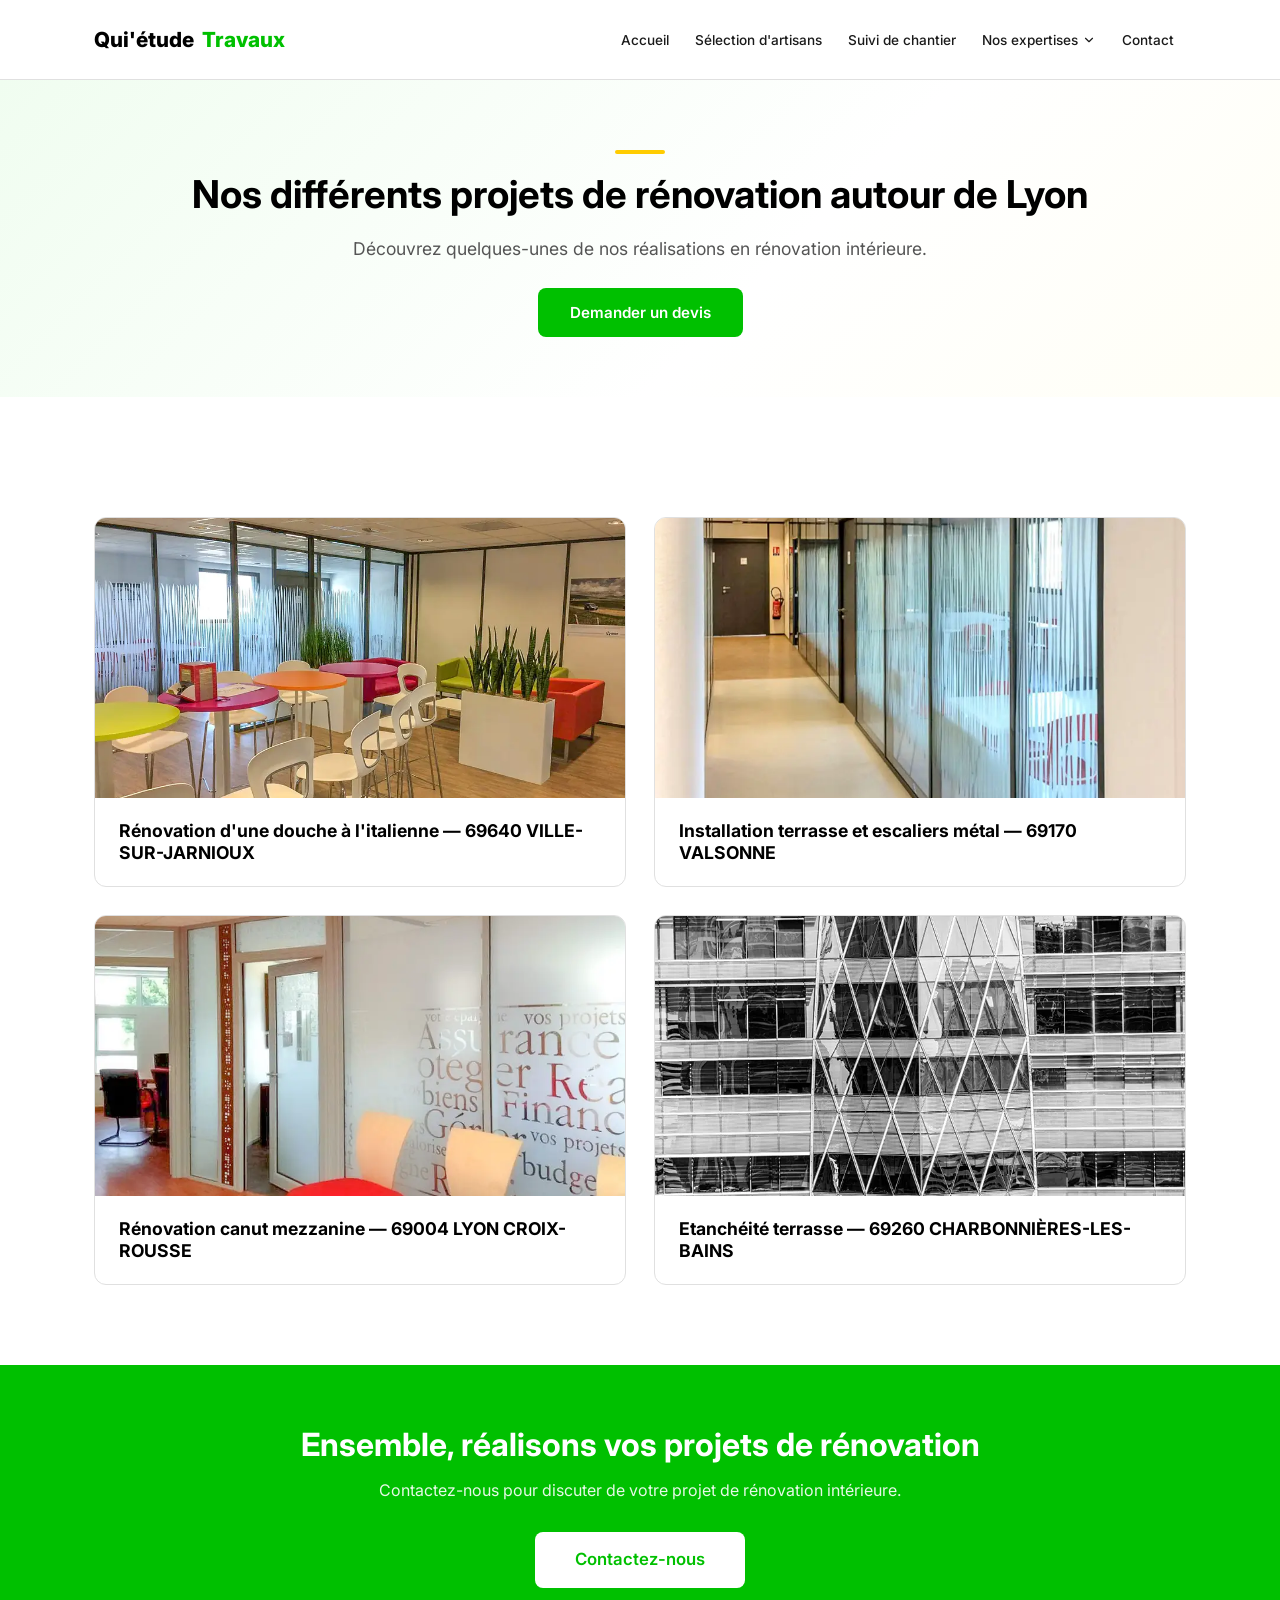
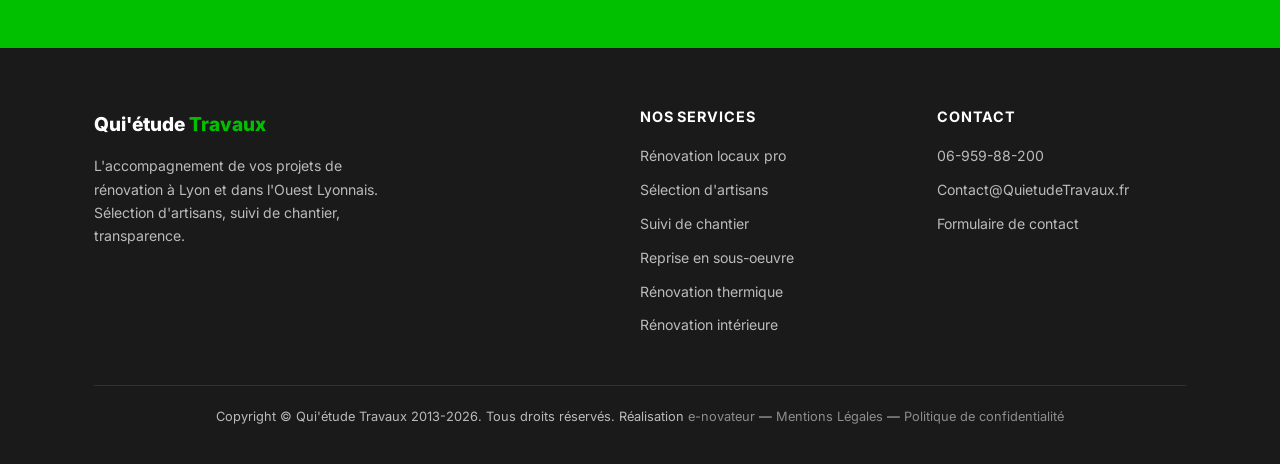
<file: renovation-interieure.html>
<!DOCTYPE html>
<html lang="fr">
<head>
  <meta charset="UTF-8">
  <meta name="viewport" content="width=device-width, initial-scale=1.0">
  <title>Rénovation intérieure Lyon — Nos projets — Qui'étude Travaux</title>
  <meta name="description" content="Découvrez nos projets de rénovations intérieures réalisés autour de Lyon et sa région. Rénovation de salle de bain, appartement, mezzanine ou encore de studio.">
  <link rel="preconnect" href="https://fonts.googleapis.com">
  <link rel="preconnect" href="https://fonts.gstatic.com" crossorigin>
  <link href="https://fonts.googleapis.com/css2?family=Inter:wght@400;500;600;700;800&display=swap" rel="stylesheet">
  <link rel="stylesheet" href="assets/css/style.css">
</head>
<body>

  <!-- ========== HEADER ========== -->
  <header class="header">
    <div class="header__inner">
      <a href="index.html" class="header__logo">Qui'étude <span>Travaux</span></a>
      <button class="nav__toggle" aria-label="Menu"><span></span><span></span><span></span></button>
      <nav class="nav">
        <ul class="nav__list">
          <li><a href="index.html" class="nav__link">Accueil</a></li>
          <li><a href="selection-artisans.html" class="nav__link">Sélection d'artisans</a></li>
          <li><a href="suivi-chantier.html" class="nav__link">Suivi de chantier</a></li>
          <li class="nav__dropdown">
            <button class="nav__dropdown-trigger">Nos expertises <svg xmlns="http://www.w3.org/2000/svg" width="14" height="14" viewBox="0 0 24 24" fill="none" stroke="currentColor" stroke-width="2" stroke-linecap="round" stroke-linejoin="round"><polyline points="6 9 12 15 18 9"/></svg></button>
            <div class="nav__dropdown-menu">
              <a href="renovation-locaux-pro.html" class="nav__link">Rénovation locaux pro</a>
              <a href="reprise-en-sous-oeuvre.html" class="nav__link">Reprise en sous-oeuvre</a>
              <a href="renovation-thermique-energetique.html" class="nav__link">Rénovation thermique</a>
              <a href="renovation-interieure.html" class="nav__link active">Rénovation intérieure</a>
            </div>
          </li>
          <li><a href="contact.html" class="nav__link">Contact</a></li>
        </ul>
      </nav>
    </div>
  </header>

  <!-- ========== PAGE HERO ========== -->
  <section class="page-hero">
    <div class="container">
      <div class="accent-bar" style="margin: 0 auto 16px;"></div>
      <h1>Nos différents projets de rénovation autour de Lyon</h1>
      <p>Découvrez quelques-unes de nos réalisations en rénovation intérieure.</p>
      <a href="contact.html" class="btn btn--primary">Demander un devis</a>
    </div>
  </section>

  <!-- ========== GALLERY ========== -->
  <section class="section">
    <div class="container">
      <div class="gallery-grid reveal">

        <div class="gallery-card">
          <div class="gallery-card__image">
            <img src="assets/imgs/Cloisonnement-bureaux-lyon-renovation-travaux-artisan-decoration.webp" alt="Rénovation d'une douche à l'italienne — Ville-sur-Jarnioux" width="540" height="280">
          </div>
          <div class="gallery-card__body">
            <h3>Rénovation d'une douche à l'italienne — 69640 VILLE-SUR-JARNIOUX</h3>
          </div>
        </div>

        <div class="gallery-card">
          <div class="gallery-card__image">
            <img src="assets/imgs/Cloisonnement-bureaux-lyon-renovation-travaux-artisan-interieur.webp" alt="Installation terrasse et escaliers métal — Valsonne" width="540" height="280">
          </div>
          <div class="gallery-card__body">
            <h3>Installation terrasse et escaliers métal — 69170 VALSONNE</h3>
          </div>
        </div>

        <div class="gallery-card">
          <div class="gallery-card__image">
            <img src="assets/imgs/Cloisonnement-bureaux-lyon-renovation-travaux-artisan.webp" alt="Rénovation canut mezzanine — Lyon Croix-Rousse" width="540" height="280">
          </div>
          <div class="gallery-card__body">
            <h3>Rénovation canut mezzanine — 69004 LYON CROIX-ROUSSE</h3>
          </div>
        </div>

        <div class="gallery-card">
          <div class="gallery-card__image">
            <img src="assets/imgs/renovation-facade-lyon-travaux-artisan.webp" alt="Etanchéité terrasse — Charbonnières-les-Bains" width="540" height="280">
          </div>
          <div class="gallery-card__body">
            <h3>Etanchéité terrasse — 69260 CHARBONNIÈRES-LES-BAINS</h3>
          </div>
        </div>

      </div>
    </div>
  </section>

  <!-- ========== CTA ========== -->
  <section class="cta-banner reveal">
    <div class="container text-center">
      <h2>Ensemble, réalisons vos projets de rénovation</h2>
      <p>Contactez-nous pour discuter de votre projet de rénovation intérieure.</p>
      <a href="contact.html" class="btn btn--white btn--lg">Contactez-nous</a>
    </div>
  </section>

  <!-- ========== FOOTER ========== -->
  <footer class="footer">
    <div class="container">
      <div class="footer__inner">
        <div>
          <div class="footer__brand">Qui'étude <span>Travaux</span></div>
          <p class="footer__desc">L'accompagnement de vos projets de rénovation à Lyon et dans l'Ouest Lyonnais. Sélection d'artisans, suivi de chantier, transparence.</p>
        </div>
        <div>
          <h4>Nos services</h4>
          <div class="footer__links">
            <a href="renovation-locaux-pro.html">Rénovation locaux pro</a>
            <a href="selection-artisans.html">Sélection d'artisans</a>
            <a href="suivi-chantier.html">Suivi de chantier</a>
            <a href="reprise-en-sous-oeuvre.html">Reprise en sous-oeuvre</a>
            <a href="renovation-thermique-energetique.html">Rénovation thermique</a>
            <a href="renovation-interieure.html">Rénovation intérieure</a>
          </div>
        </div>
        <div>
          <h4>Contact</h4>
          <div class="footer__links">
            <a href="tel:06-959-88-200">06-959-88-200</a>
            <a href="mailto:Contact@QuietudeTravaux.fr">Contact@QuietudeTravaux.fr</a>
            <a href="contact.html">Formulaire de contact</a>
          </div>
        </div>
      </div>
      <div class="footer__bottom">
        <p>Copyright &copy; Qui'étude Travaux 2013-2026. Tous droits réservés. Réalisation <a href="https://e-novateur.fr/" target="_blank" rel="noopener">e-novateur</a> — <a href="#">Mentions Légales</a> — <a href="#">Politique de confidentialité</a></p>
      </div>
    </div>
  </footer>

  <script src="assets/js/main.js"></script>
</body>
</html>
</file>
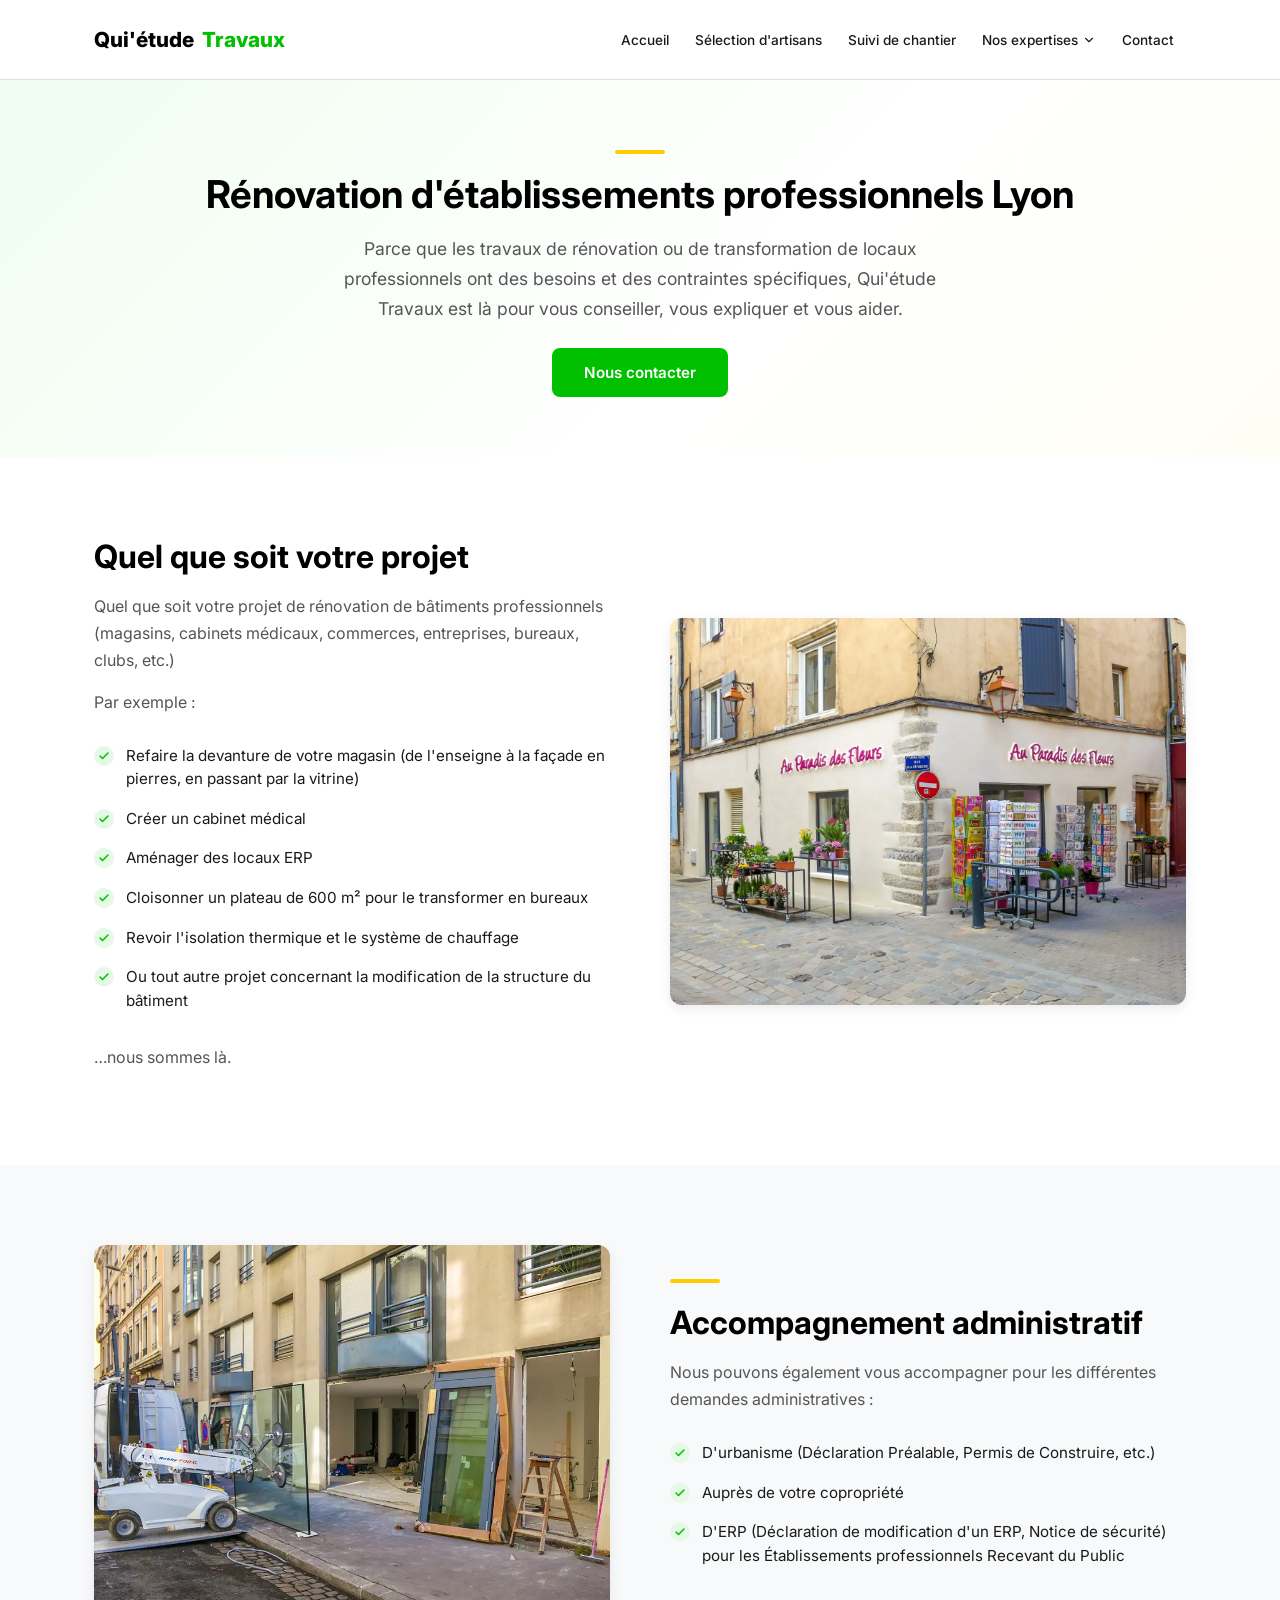
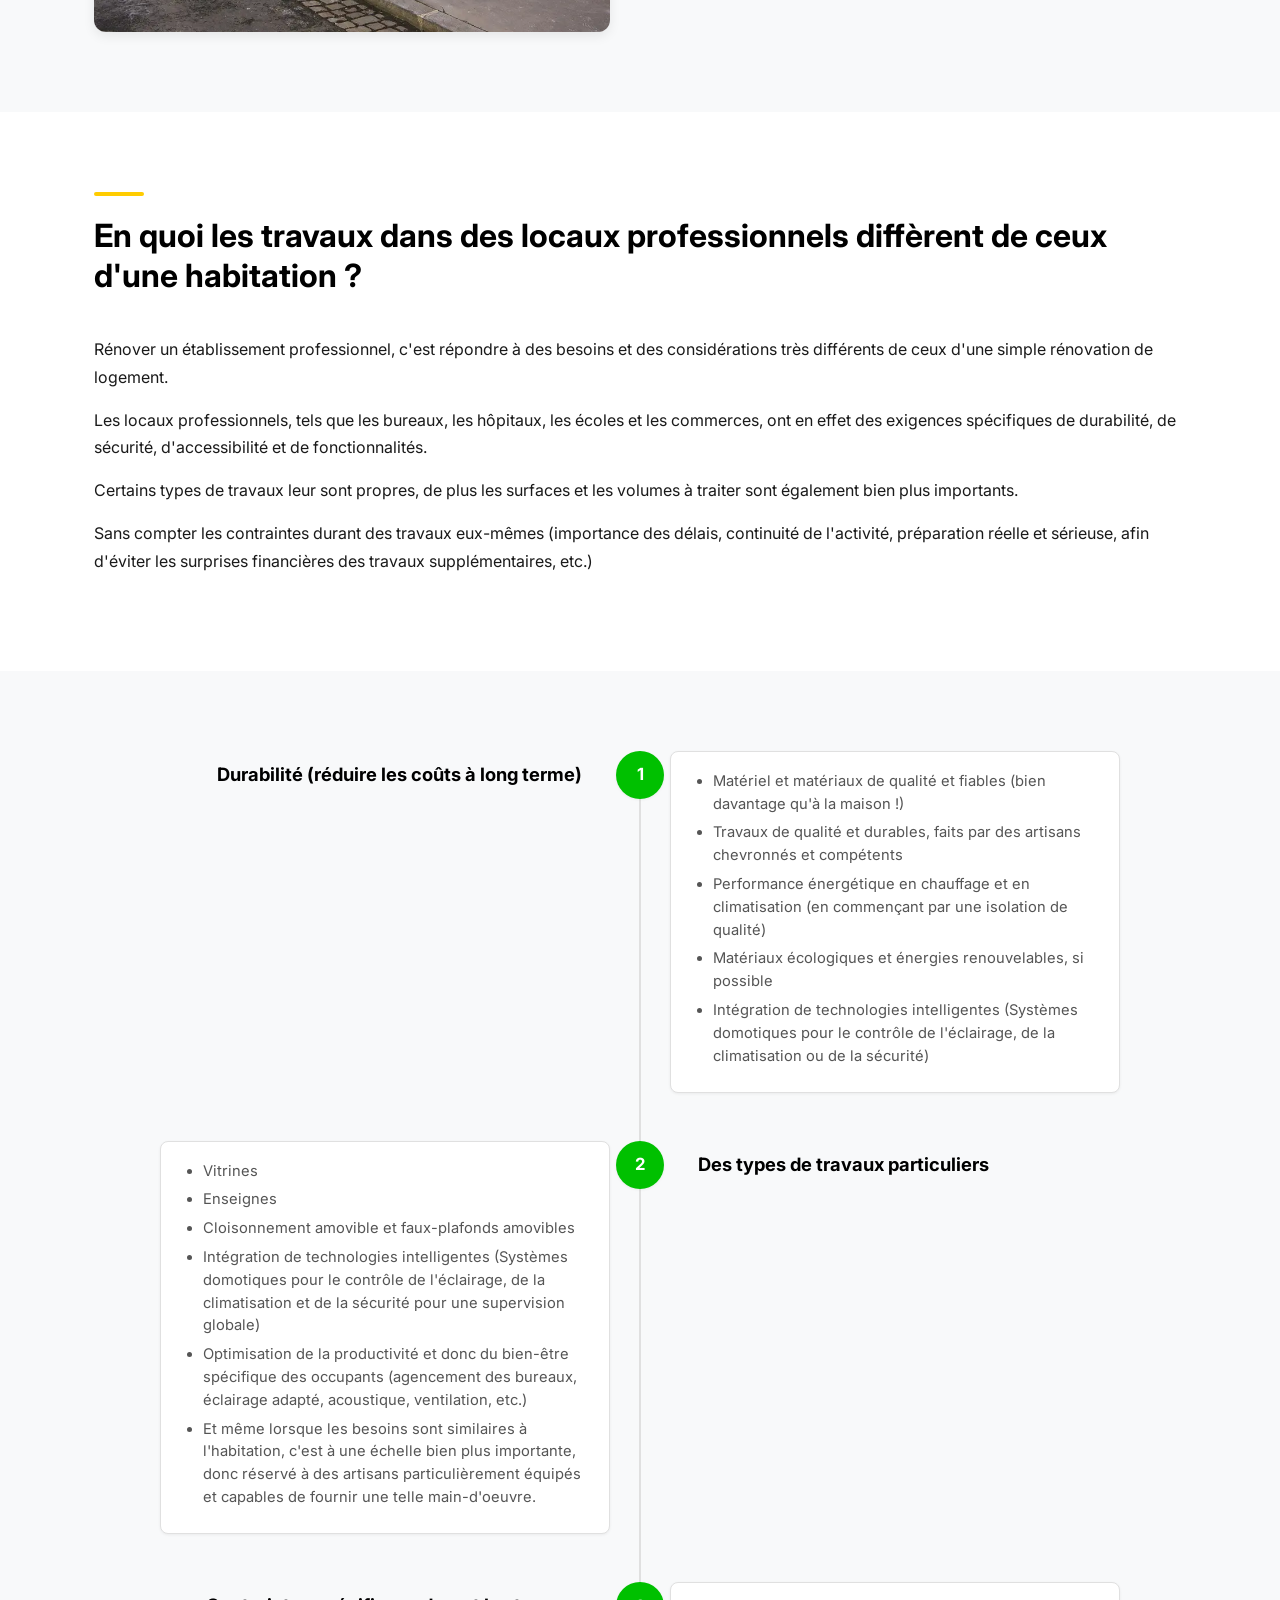
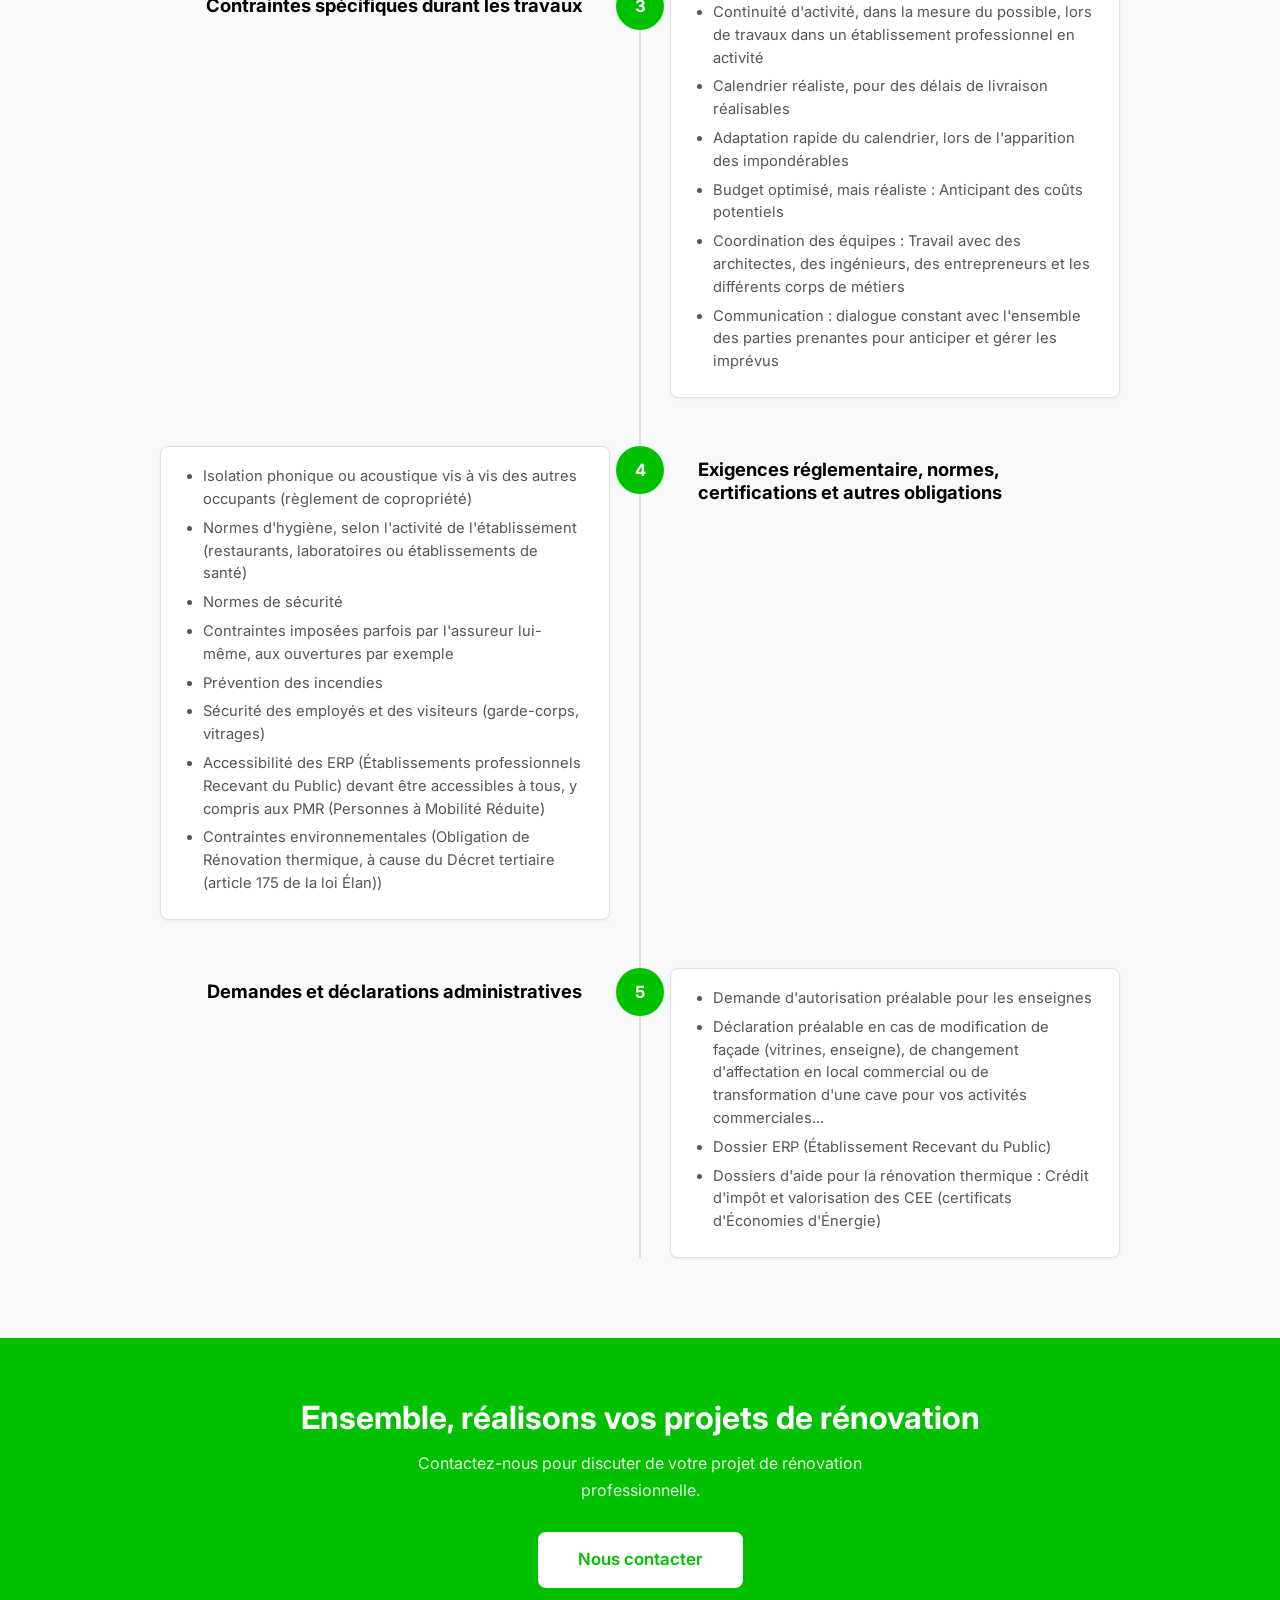
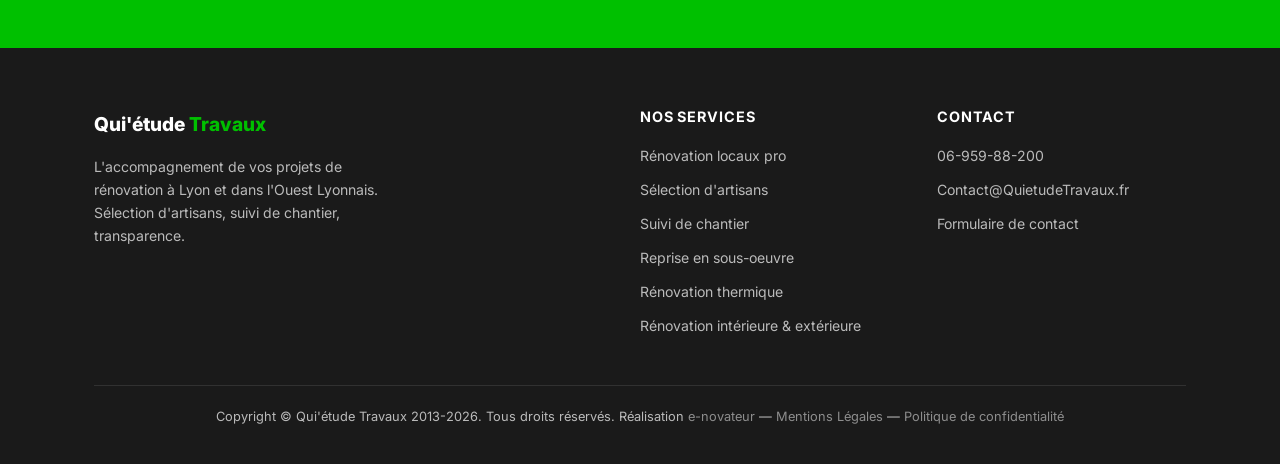
<file: renovation-locaux-pro.html>
<!DOCTYPE html>
<html lang="fr">
<head>
  <meta charset="UTF-8">
  <meta name="viewport" content="width=device-width, initial-scale=1.0">
  <title>Rénovation d'établissements professionnels Lyon — Qui'étude Travaux</title>
  <meta name="description" content="Rénovation de locaux professionnels à Lyon : magasins, bureaux, commerces, cabinets médicaux. Accompagnement complet et artisans sélectionnés.">
  <link rel="preconnect" href="https://fonts.googleapis.com">
  <link rel="preconnect" href="https://fonts.gstatic.com" crossorigin>
  <link href="https://fonts.googleapis.com/css2?family=Inter:wght@400;500;600;700;800&display=swap" rel="stylesheet">
  <link rel="stylesheet" href="assets/css/style.css">
</head>
<body>

  <!-- ========== HEADER ========== -->
  <header class="header">
    <div class="header__inner">
      <a href="index.html" class="header__logo">Qui'étude <span>Travaux</span></a>
      <button class="nav__toggle" aria-label="Menu"><span></span><span></span><span></span></button>
      <nav class="nav">
        <ul class="nav__list">
          <li><a href="index.html" class="nav__link">Accueil</a></li>
          <li><a href="selection-artisans.html" class="nav__link">Sélection d'artisans</a></li>
          <li><a href="suivi-chantier.html" class="nav__link">Suivi de chantier</a></li>
          <li class="nav__dropdown">
            <button class="nav__dropdown-trigger">Nos expertises <svg xmlns="http://www.w3.org/2000/svg" width="14" height="14" viewBox="0 0 24 24" fill="none" stroke="currentColor" stroke-width="2" stroke-linecap="round" stroke-linejoin="round"><polyline points="6 9 12 15 18 9"/></svg></button>
            <div class="nav__dropdown-menu">
              <a href="renovation-locaux-pro.html" class="nav__link active">Rénovation locaux pro</a>
              <a href="reprise-en-sous-oeuvre.html" class="nav__link">Reprise en sous-oeuvre</a>
              <a href="renovation-thermique-energetique.html" class="nav__link">Rénovation thermique</a>
              <a href="renovation-interieure-exterieure.html" class="nav__link">Rénovation intérieure &amp; extérieure</a>
            </div>
          </li>
          <li><a href="contact.html" class="nav__link">Contact</a></li>
        </ul>
      </nav>
    </div>
  </header>

  <!-- ========== PAGE HERO ========== -->
  <section class="page-hero">
    <div class="container">
      <div class="accent-bar" style="margin: 0 auto 16px;"></div>
      <h1>Rénovation d'établissements professionnels Lyon</h1>
      <p>Parce que les travaux de rénovation ou de transformation de locaux professionnels ont des besoins et des contraintes spécifiques, Qui'étude Travaux est là pour vous conseiller, vous expliquer et vous aider.</p>
      <a href="contact.html" class="btn btn--primary">Nous contacter</a>
    </div>
  </section>

  <!-- ========== INTRO + IMAGE ========== -->
  <section class="section">
    <div class="container">
      <div class="two-col reveal">
        <div class="two-col__content">
          <h2>Quel que soit votre projet</h2>
          <p>Quel que soit votre projet de rénovation de bâtiments professionnels (magasins, cabinets médicaux, commerces, entreprises, bureaux, clubs, etc.)</p>
          <p>Par exemple :</p>
          <ul class="feature-list">
            <li>Refaire la devanture de votre magasin (de l'enseigne à la façade en pierres, en passant par la vitrine)</li>
            <li>Créer un cabinet médical</li>
            <li>Aménager des locaux ERP</li>
            <li>Cloisonner un plateau de 600 m² pour le transformer en bureaux</li>
            <li>Revoir l'isolation thermique et le système de chauffage</li>
            <li>Ou tout autre projet concernant la modification de la structure du bâtiment</li>
          </ul>
          <p>…nous sommes là.</p>
        </div>
        <div class="two-col__image">
          <img src="assets/imgs/travaux-renovation-refection-locaux-pro-vitrine-lyon.webp" alt="Rénovation de locaux professionnels à Lyon" width="540" height="360">
        </div>
      </div>
    </div>
  </section>

  <!-- ========== ACCOMPAGNEMENT ADMIN ========== -->
  <section class="section section--alt">
    <div class="container">
      <div class="two-col two-col--reverse reveal">
        <div class="two-col__content">
          <div class="accent-bar"></div>
          <h2>Accompagnement administratif</h2>
          <p>Nous pouvons également vous accompagner pour les différentes demandes administratives :</p>
          <ul class="feature-list">
            <li>D'urbanisme (Déclaration Préalable, Permis de Construire, etc.)</li>
            <li>Auprès de votre copropriété</li>
            <li>D'ERP (Déclaration de modification d'un ERP, Notice de sécurité) pour les Établissements professionnels Recevant du Public</li>
          </ul>
        </div>
        <div class="two-col__image">
          <img src="assets/imgs/renovation-pose-lyon-vitrine-pro-magasin.webp" alt="Rénovation devanture professionnelle Lyon" width="540" height="360">
        </div>
      </div>
    </div>
  </section>

  <!-- ========== DIFFÉRENCES LOCAUX PRO ========== -->
  <section class="section">
    <div class="container">
      <div class="section__intro reveal">
        <div class="accent-bar"></div>
        <h2>En quoi les travaux dans des locaux professionnels diffèrent de ceux d'une habitation ?</h2>
      </div>

      <div class="reveal">
        <p>Rénover un établissement professionnel, c'est répondre à des besoins et des considérations très différents de ceux d'une simple rénovation de logement.</p>
        <p>Les locaux professionnels, tels que les bureaux, les hôpitaux, les écoles et les commerces, ont en effet des exigences spécifiques de durabilité, de sécurité, d'accessibilité et de fonctionnalités.</p>
        <p>Certains types de travaux leur sont propres, de plus les surfaces et les volumes à traiter sont également bien plus importants.</p>
        <p>Sans compter les contraintes durant des travaux eux-mêmes (importance des délais, continuité de l'activité, préparation réelle et sérieuse, afin d'éviter les surprises financières des travaux supplémentaires, etc.)</p>
      </div>
    </div>
  </section>

  <!-- ========== TIMELINE DES CONTRAINTES ========== -->
  <section class="section section--alt">
    <div class="container">

      <div class="timeline reveal">

        <article class="timeline__item">
          <div class="timeline__heading">
            <h3>Durabilité (réduire les coûts à long terme)</h3>
          </div>
          <div class="timeline__marker">1</div>
          <div class="timeline__body">
            <ul>
              <li>Matériel et matériaux de qualité et fiables (bien davantage qu'à la maison !)</li>
              <li>Travaux de qualité et durables, faits par des artisans chevronnés et compétents</li>
              <li>Performance énergétique en chauffage et en climatisation (en commençant par une isolation de qualité)</li>
              <li>Matériaux écologiques et énergies renouvelables, si possible</li>
              <li>Intégration de technologies intelligentes (Systèmes domotiques pour le contrôle de l'éclairage, de la climatisation ou de la sécurité)</li>
            </ul>
          </div>
        </article>

        <article class="timeline__item">
          <div class="timeline__heading">
            <h3>Des types de travaux particuliers</h3>
          </div>
          <div class="timeline__marker">2</div>
          <div class="timeline__body">
            <ul>
              <li>Vitrines</li>
              <li>Enseignes</li>
              <li>Cloisonnement amovible et faux-plafonds amovibles</li>
              <li>Intégration de technologies intelligentes (Systèmes domotiques pour le contrôle de l'éclairage, de la climatisation et de la sécurité pour une supervision globale)</li>
              <li>Optimisation de la productivité et donc du bien-être spécifique des occupants (agencement des bureaux, éclairage adapté, acoustique, ventilation, etc.)</li>
              <li>Et même lorsque les besoins sont similaires à l'habitation, c'est à une échelle bien plus importante, donc réservé à des artisans particulièrement équipés et capables de fournir une telle main-d'oeuvre.</li>
            </ul>
          </div>
        </article>

        <article class="timeline__item">
          <div class="timeline__heading">
            <h3>Contraintes spécifiques durant les travaux</h3>
          </div>
          <div class="timeline__marker">3</div>
          <div class="timeline__body">
            <ul>
              <li>Continuité d'activité, dans la mesure du possible, lors de travaux dans un établissement professionnel en activité</li>
              <li>Calendrier réaliste, pour des délais de livraison réalisables</li>
              <li>Adaptation rapide du calendrier, lors de l'apparition des impondérables</li>
              <li>Budget optimisé, mais réaliste : Anticipant des coûts potentiels</li>
              <li>Coordination des équipes : Travail avec des architectes, des ingénieurs, des entrepreneurs et les différents corps de métiers</li>
              <li>Communication : dialogue constant avec l'ensemble des parties prenantes pour anticiper et gérer les imprévus</li>
            </ul>
          </div>
        </article>

        <article class="timeline__item">
          <div class="timeline__heading">
            <h3>Exigences réglementaire, normes, certifications et autres obligations</h3>
          </div>
          <div class="timeline__marker">4</div>
          <div class="timeline__body">
            <ul>
              <li>Isolation phonique ou acoustique vis à vis des autres occupants (règlement de copropriété)</li>
              <li>Normes d'hygiène, selon l'activité de l'établissement (restaurants, laboratoires ou établissements de santé)</li>
              <li>Normes de sécurité</li>
              <li>Contraintes imposées parfois par l'assureur lui-même, aux ouvertures par exemple</li>
              <li>Prévention des incendies</li>
              <li>Sécurité des employés et des visiteurs (garde-corps, vitrages)</li>
              <li>Accessibilité des ERP (Établissements professionnels Recevant du Public) devant être accessibles à tous, y compris aux PMR (Personnes à Mobilité Réduite)</li>
              <li>Contraintes environnementales (Obligation de Rénovation thermique, à cause du Décret tertiaire (article 175 de la loi Élan))</li>
            </ul>
          </div>
        </article>

        <article class="timeline__item">
          <div class="timeline__heading">
            <h3>Demandes et déclarations administratives</h3>
          </div>
          <div class="timeline__marker">5</div>
          <div class="timeline__body">
            <ul>
              <li>Demande d'autorisation préalable pour les enseignes</li>
              <li>Déclaration préalable en cas de modification de façade (vitrines, enseigne), de changement d'affectation en local commercial ou de transformation d'une cave pour vos activités commerciales...</li>
              <li>Dossier ERP (Établissement Recevant du Public)</li>
              <li>Dossiers d'aide pour la rénovation thermique : Crédit d'impôt et valorisation des CEE (certificats d'Économies d'Énergie)</li>
            </ul>
          </div>
        </article>

      </div>

    </div>
  </section>

  <!-- ========== CTA ========== -->
  <section class="cta-banner reveal">
    <div class="container text-center">
      <h2>Ensemble, réalisons vos projets de rénovation</h2>
      <p>Contactez-nous pour discuter de votre projet de rénovation professionnelle.</p>
      <a href="contact.html" class="btn btn--white btn--lg">Nous contacter</a>
    </div>
  </section>

  <!-- ========== FOOTER ========== -->
  <footer class="footer">
    <div class="container">
      <div class="footer__inner">
        <div>
          <div class="footer__brand">Qui'étude <span>Travaux</span></div>
          <p class="footer__desc">L'accompagnement de vos projets de rénovation à Lyon et dans l'Ouest Lyonnais. Sélection d'artisans, suivi de chantier, transparence.</p>
        </div>
        <div>
          <h4>Nos services</h4>
          <div class="footer__links">
            <a href="renovation-locaux-pro.html">Rénovation locaux pro</a>
            <a href="selection-artisans.html">Sélection d'artisans</a>
            <a href="suivi-chantier.html">Suivi de chantier</a>
            <a href="reprise-en-sous-oeuvre.html">Reprise en sous-oeuvre</a>
            <a href="renovation-thermique-energetique.html">Rénovation thermique</a>
            <a href="renovation-interieure-exterieure.html">Rénovation intérieure &amp; extérieure</a>
          </div>
        </div>
        <div>
          <h4>Contact</h4>
          <div class="footer__links">
            <a href="tel:06-959-88-200">06-959-88-200</a>
            <a href="mailto:Contact@QuietudeTravaux.fr">Contact@QuietudeTravaux.fr</a>
            <a href="contact.html">Formulaire de contact</a>
          </div>
        </div>
      </div>
      <div class="footer__bottom">
        <p>Copyright &copy; Qui'étude Travaux 2013-2026. Tous droits réservés. Réalisation <a href="https://e-novateur.fr/" target="_blank" rel="noopener">e-novateur</a> — <a href="#">Mentions Légales</a> — <a href="#">Politique de confidentialité</a></p>
      </div>
    </div>
  </footer>

  <script src="assets/js/main.js"></script>
</body>
</html>
</file>
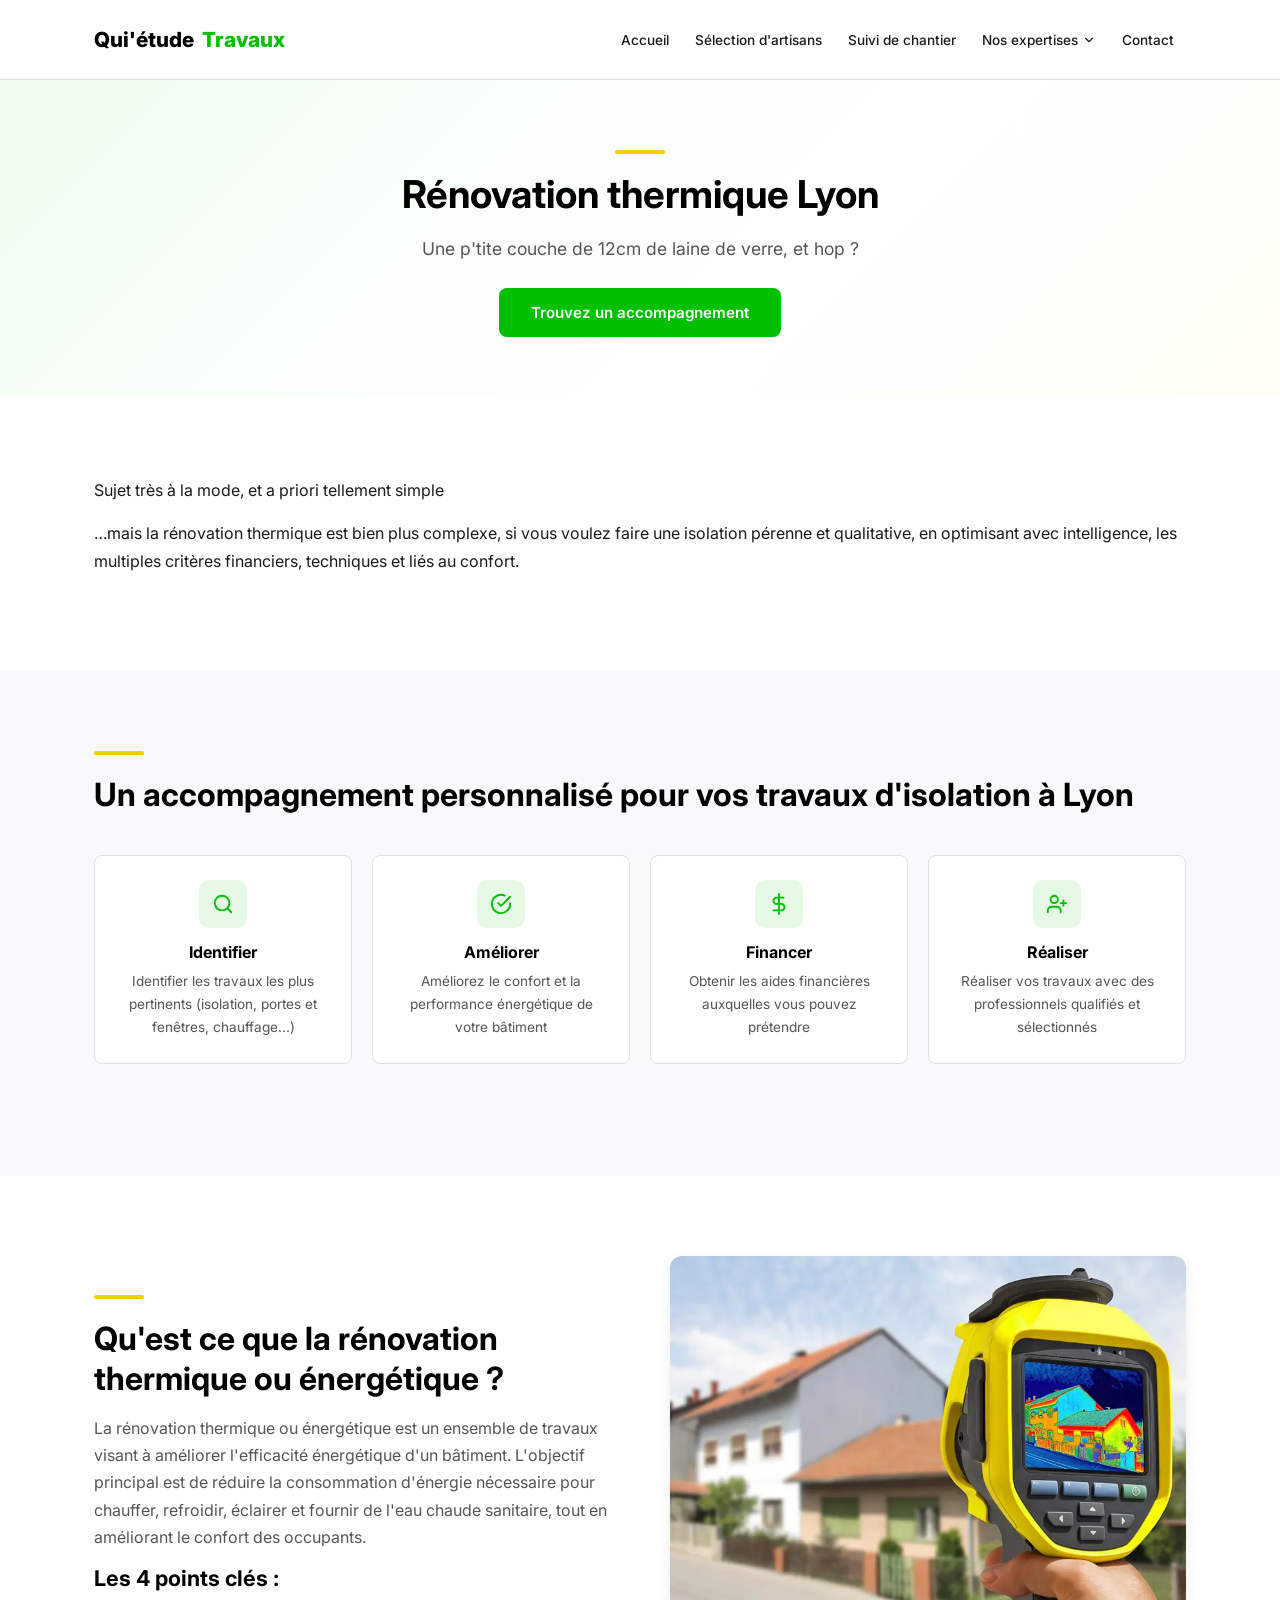
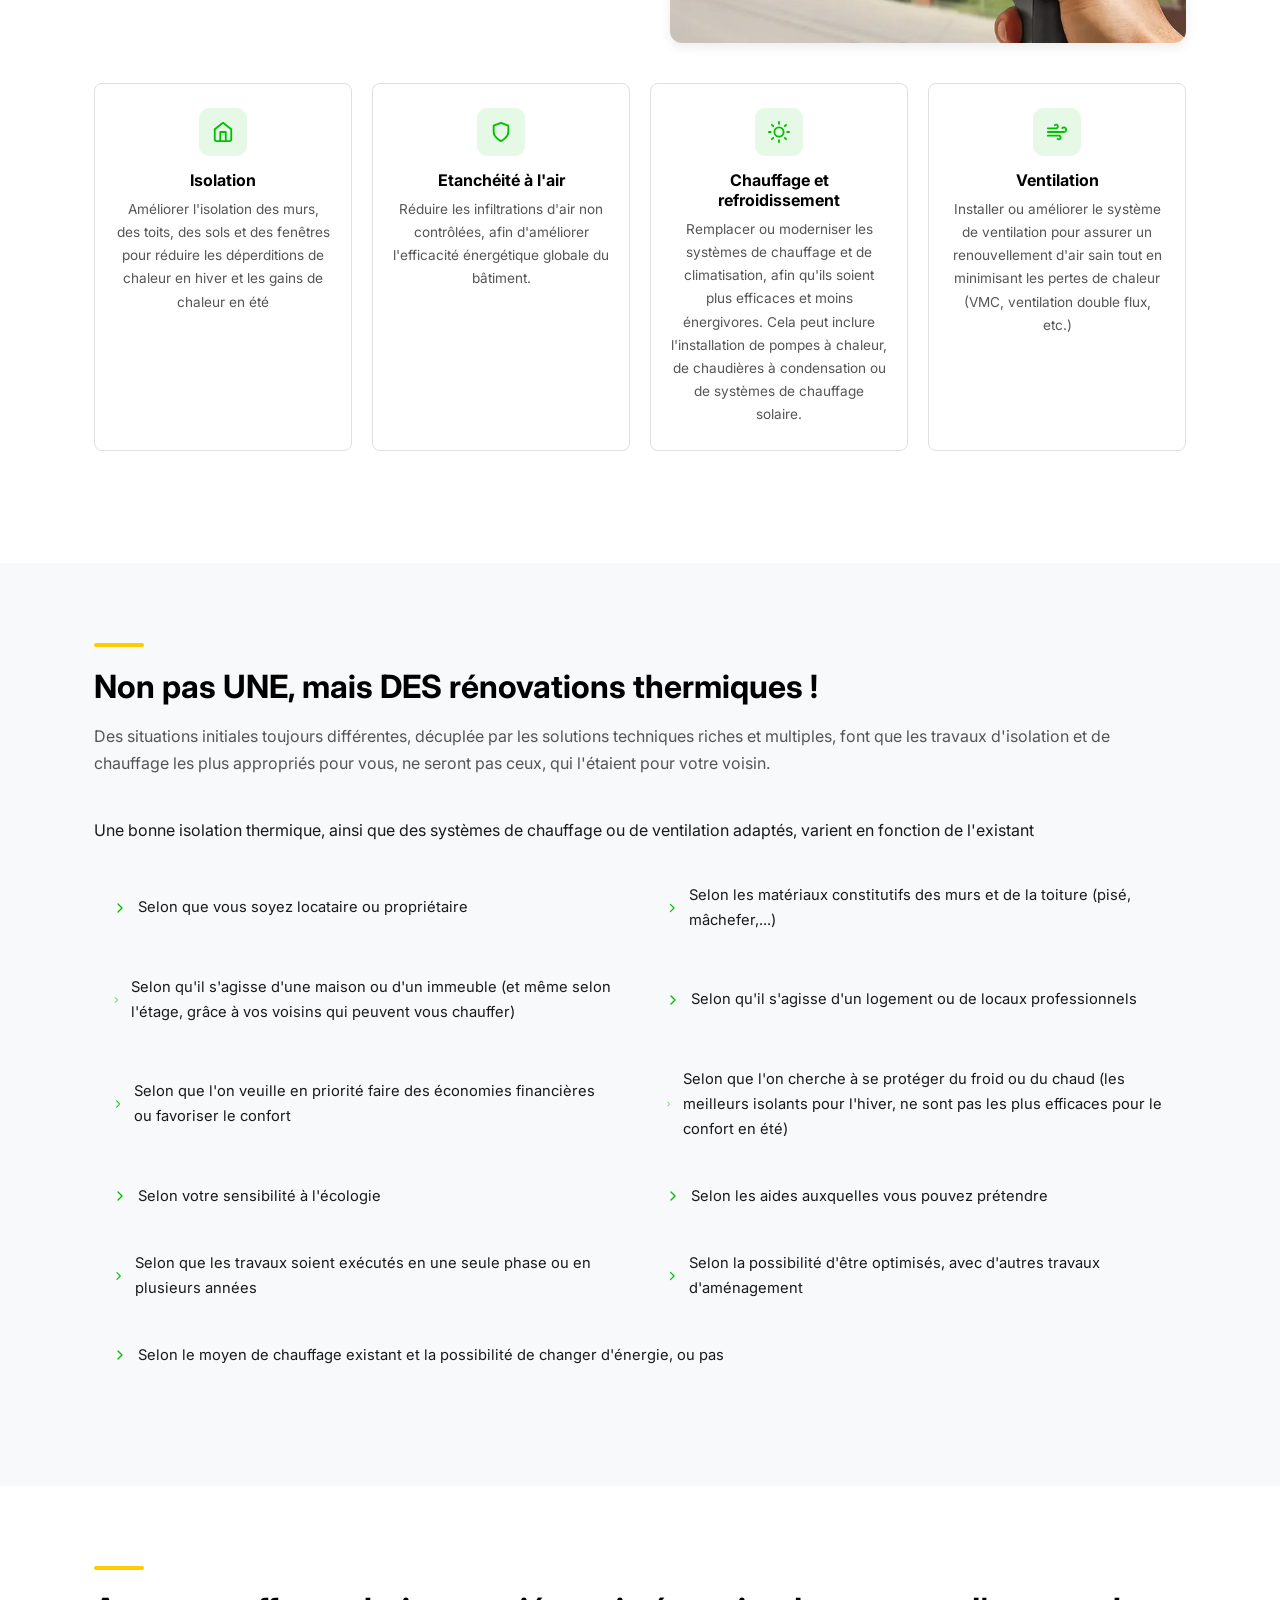
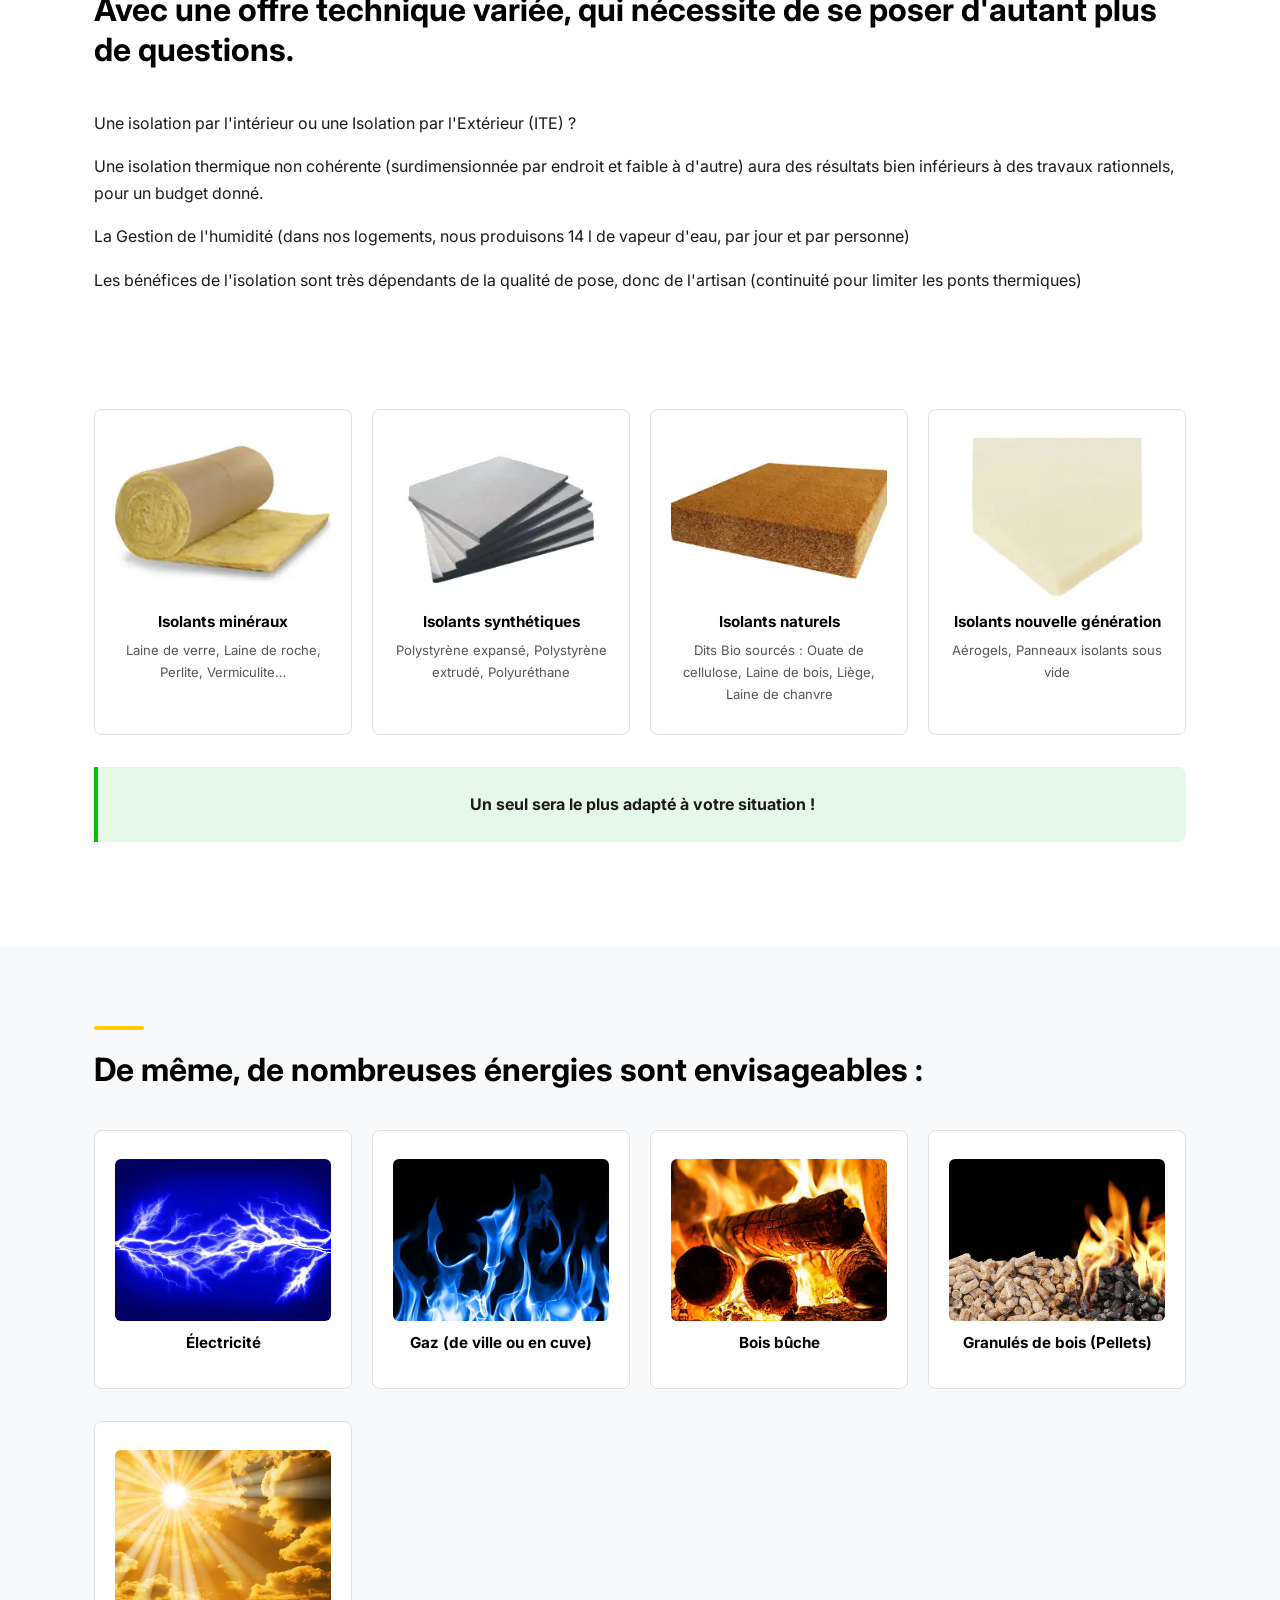
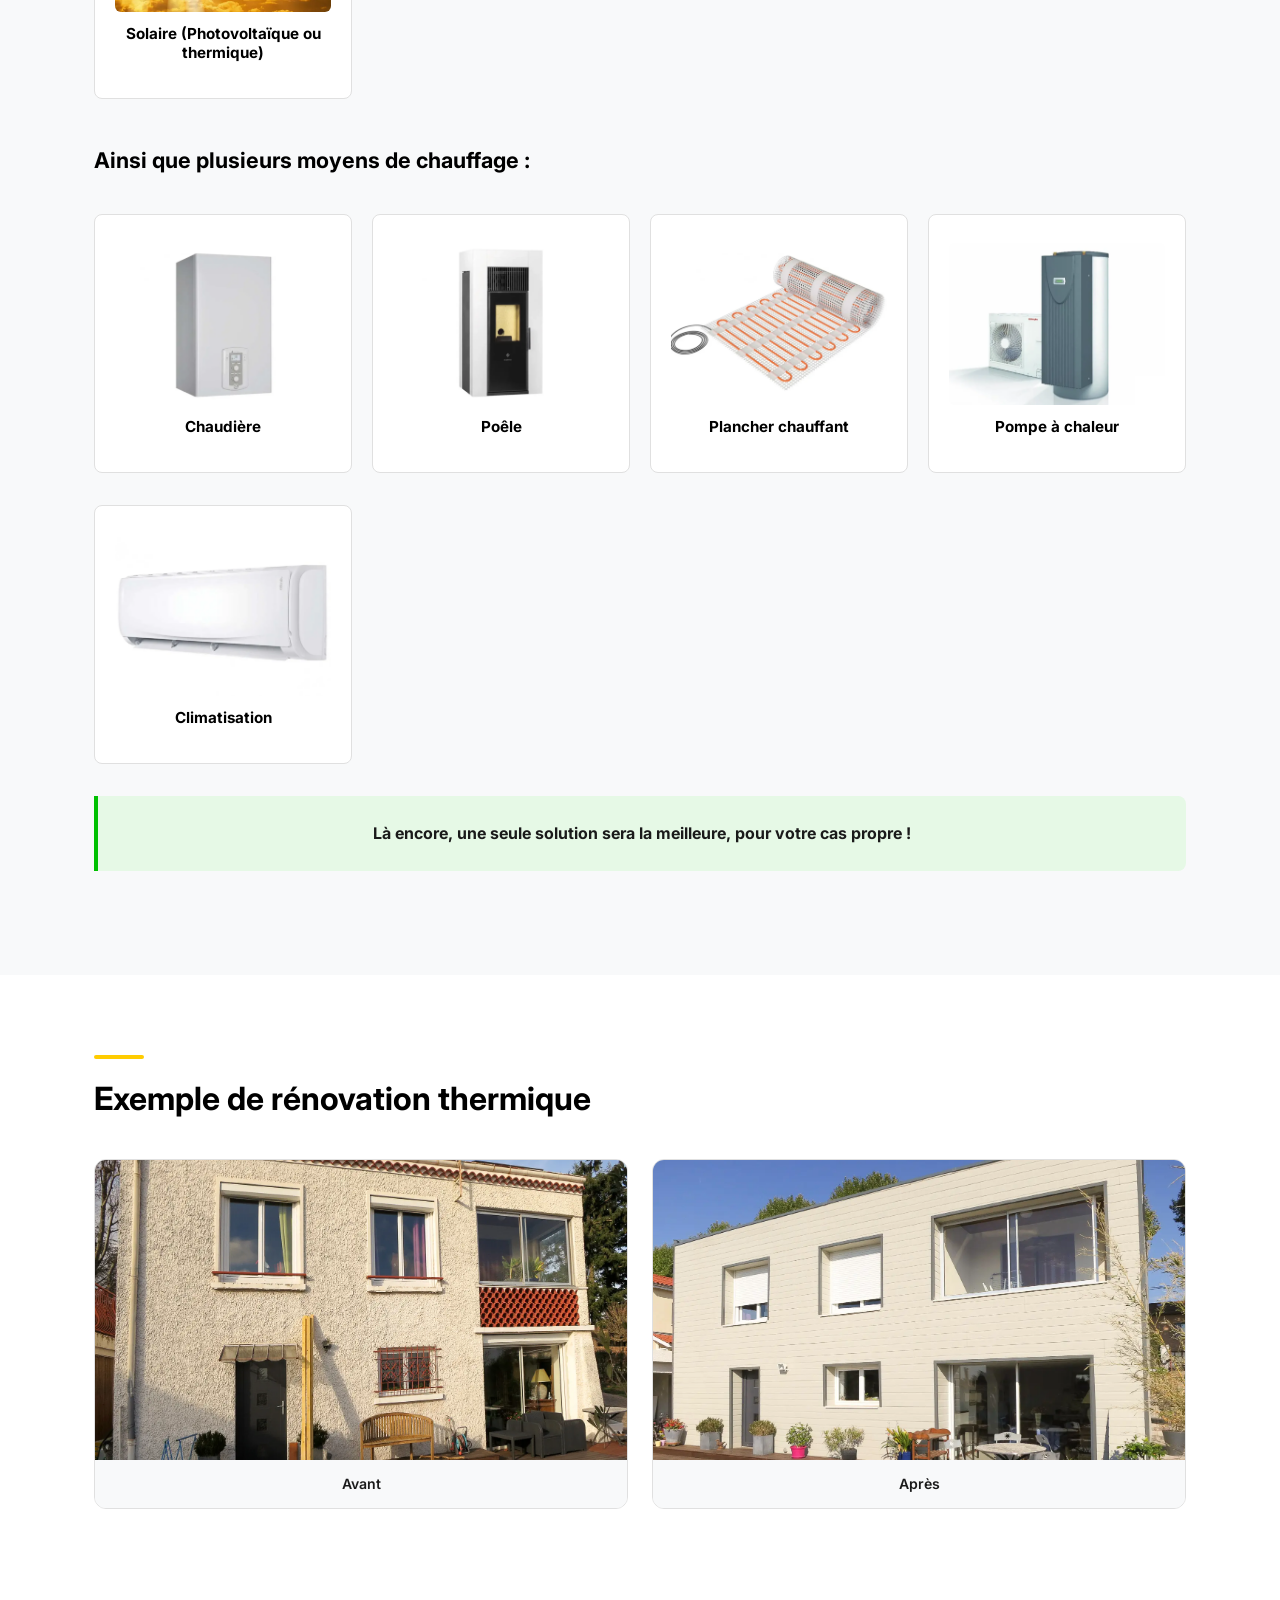
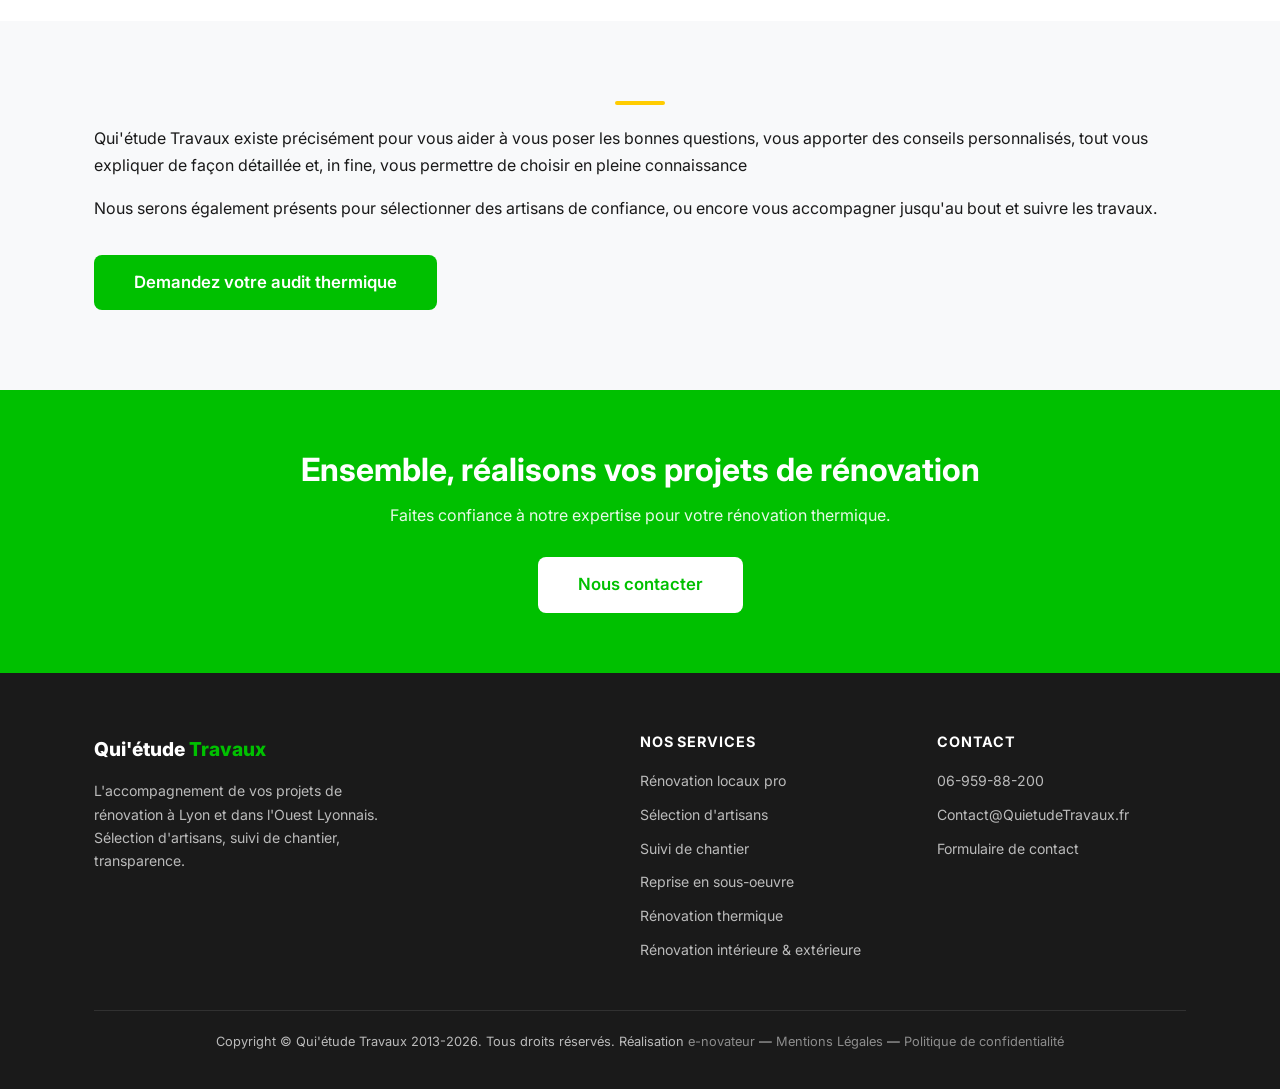
<file: renovation-thermique-energetique.html>
<!DOCTYPE html>
<html lang="fr">
<head>
  <meta charset="UTF-8">
  <meta name="viewport" content="width=device-width, initial-scale=1.0">
  <title>Rénovation thermique Lyon — Rénovation énergétique — Qui'étude Travaux</title>
  <meta name="description" content="Rénovation thermique et énergétique à Lyon : isolation, chauffage, ventilation. Accompagnement personnalisé avec artisans qualifiés RGE.">
  <link rel="preconnect" href="https://fonts.googleapis.com">
  <link rel="preconnect" href="https://fonts.gstatic.com" crossorigin>
  <link href="https://fonts.googleapis.com/css2?family=Inter:wght@400;500;600;700;800&display=swap" rel="stylesheet">
  <link rel="stylesheet" href="assets/css/style.css">
</head>
<body>

  <!-- ========== HEADER ========== -->
  <header class="header">
    <div class="header__inner">
      <a href="index.html" class="header__logo">Qui'étude <span>Travaux</span></a>
      <button class="nav__toggle" aria-label="Menu"><span></span><span></span><span></span></button>
      <nav class="nav">
        <ul class="nav__list">
          <li><a href="index.html" class="nav__link">Accueil</a></li>
          <li><a href="selection-artisans.html" class="nav__link">Sélection d'artisans</a></li>
          <li><a href="suivi-chantier.html" class="nav__link">Suivi de chantier</a></li>
          <li class="nav__dropdown">
            <button class="nav__dropdown-trigger">Nos expertises <svg xmlns="http://www.w3.org/2000/svg" width="14" height="14" viewBox="0 0 24 24" fill="none" stroke="currentColor" stroke-width="2" stroke-linecap="round" stroke-linejoin="round"><polyline points="6 9 12 15 18 9"/></svg></button>
            <div class="nav__dropdown-menu">
              <a href="renovation-locaux-pro.html" class="nav__link">Rénovation locaux pro</a>
              <a href="reprise-en-sous-oeuvre.html" class="nav__link">Reprise en sous-oeuvre</a>
              <a href="renovation-thermique-energetique.html" class="nav__link active">Rénovation thermique</a>
              <a href="renovation-interieure-exterieure.html" class="nav__link">Rénovation intérieure &amp; extérieure</a>
            </div>
          </li>
          <li><a href="contact.html" class="nav__link">Contact</a></li>
        </ul>
      </nav>
    </div>
  </header>

  <!-- ========== PAGE HERO ========== -->
  <section class="page-hero">
    <div class="container">
      <div class="accent-bar" style="margin: 0 auto 16px;"></div>
      <h1>Rénovation thermique Lyon</h1>
      <p>Une p'tite couche de 12cm de laine de verre, et hop ?</p>
      <a href="contact.html" class="btn btn--primary">Trouvez un accompagnement</a>
    </div>
  </section>

  <!-- ========== INTRO ========== -->
  <section class="section">
    <div class="container">
      <div class="reveal">
        <p>Sujet très à la mode, et a priori tellement simple</p>
        <p>…mais la rénovation thermique est bien plus complexe, si vous voulez faire une isolation pérenne et qualitative, en optimisant avec intelligence, les multiples critères financiers, techniques et liés au confort.</p>
      </div>
    </div>
  </section>

  <!-- ========== ACCOMPAGNEMENT ========== -->
  <section class="section section--alt">
    <div class="container">
      <div class="section__intro reveal">
        <div class="accent-bar"></div>
        <h2>Un accompagnement personnalisé pour vos travaux d'isolation à Lyon</h2>
      </div>

      <div class="info-cards reveal">
        <div class="info-card">
          <div class="info-card__icon">
            <svg xmlns="http://www.w3.org/2000/svg" width="22" height="22" viewBox="0 0 24 24" fill="none" stroke="currentColor" stroke-width="2" stroke-linecap="round" stroke-linejoin="round"><circle cx="11" cy="11" r="8"/><line x1="21" y1="21" x2="16.65" y2="16.65"/></svg>
          </div>
          <h4>Identifier</h4>
          <p>Identifier les travaux les plus pertinents (isolation, portes et fenêtres, chauffage...)</p>
        </div>
        <div class="info-card">
          <div class="info-card__icon">
            <svg xmlns="http://www.w3.org/2000/svg" width="22" height="22" viewBox="0 0 24 24" fill="none" stroke="currentColor" stroke-width="2" stroke-linecap="round" stroke-linejoin="round"><path d="M22 11.08V12a10 10 0 1 1-5.93-9.14"/><polyline points="22 4 12 14.01 9 11.01"/></svg>
          </div>
          <h4>Améliorer</h4>
          <p>Améliorez le confort et la performance énergétique de votre bâtiment</p>
        </div>
        <div class="info-card">
          <div class="info-card__icon">
            <svg xmlns="http://www.w3.org/2000/svg" width="22" height="22" viewBox="0 0 24 24" fill="none" stroke="currentColor" stroke-width="2" stroke-linecap="round" stroke-linejoin="round"><line x1="12" y1="1" x2="12" y2="23"/><path d="M17 5H9.5a3.5 3.5 0 0 0 0 7h5a3.5 3.5 0 0 1 0 7H6"/></svg>
          </div>
          <h4>Financer</h4>
          <p>Obtenir les aides financières auxquelles vous pouvez prétendre</p>
        </div>
        <div class="info-card">
          <div class="info-card__icon">
            <svg xmlns="http://www.w3.org/2000/svg" width="22" height="22" viewBox="0 0 24 24" fill="none" stroke="currentColor" stroke-width="2" stroke-linecap="round" stroke-linejoin="round"><path d="M16 21v-2a4 4 0 0 0-4-4H6a4 4 0 0 0-4 4v2"/><circle cx="9" cy="7" r="4"/><line x1="19" y1="8" x2="19" y2="14"/><line x1="22" y1="11" x2="16" y2="11"/></svg>
          </div>
          <h4>Réaliser</h4>
          <p>Réaliser vos travaux avec des professionnels qualifiés et sélectionnés</p>
        </div>
      </div>
    </div>
  </section>

  <!-- ========== QU'EST-CE QUE ========== -->
  <section class="section">
    <div class="container">
      <div class="two-col reveal">
        <div class="two-col__content">
          <div class="accent-bar"></div>
          <h2>Qu'est ce que la rénovation thermique ou énergétique ?</h2>
          <p>La rénovation thermique ou énergétique est un ensemble de travaux visant à améliorer l'efficacité énergétique d'un bâtiment. L'objectif principal est de réduire la consommation d'énergie nécessaire pour chauffer, refroidir, éclairer et fournir de l'eau chaude sanitaire, tout en améliorant le confort des occupants.</p>
          <h3>Les 4 points clés :</h3>
        </div>
        <div class="two-col__image">
          <img src="assets/imgs/Isolation-thermique-lyon-renovation-energetique-bureau-etude-thermique.webp" alt="Isolation thermique Lyon — rénovation énergétique bureau d'étude thermique" width="540" height="360">
        </div>
      </div>

      <div class="info-cards reveal" style="margin-top: 40px;">
        <div class="info-card">
          <div class="info-card__icon">
            <svg xmlns="http://www.w3.org/2000/svg" width="22" height="22" viewBox="0 0 24 24" fill="none" stroke="currentColor" stroke-width="2" stroke-linecap="round" stroke-linejoin="round"><path d="M3 9l9-7 9 7v11a2 2 0 0 1-2 2H5a2 2 0 0 1-2-2z"/><polyline points="9 22 9 12 15 12 15 22"/></svg>
          </div>
          <h4>Isolation</h4>
          <p>Améliorer l'isolation des murs, des toits, des sols et des fenêtres pour réduire les déperditions de chaleur en hiver et les gains de chaleur en été</p>
        </div>
        <div class="info-card">
          <div class="info-card__icon">
            <svg xmlns="http://www.w3.org/2000/svg" width="22" height="22" viewBox="0 0 24 24" fill="none" stroke="currentColor" stroke-width="2" stroke-linecap="round" stroke-linejoin="round"><path d="M12 22s8-4 8-10V5l-8-3-8 3v7c0 6 8 10 8 10z"/></svg>
          </div>
          <h4>Etanchéité à l'air</h4>
          <p>Réduire les infiltrations d'air non contrôlées, afin d'améliorer l'efficacité énergétique globale du bâtiment.</p>
        </div>
        <div class="info-card">
          <div class="info-card__icon">
            <svg xmlns="http://www.w3.org/2000/svg" width="22" height="22" viewBox="0 0 24 24" fill="none" stroke="currentColor" stroke-width="2" stroke-linecap="round" stroke-linejoin="round"><circle cx="12" cy="12" r="5"/><line x1="12" y1="1" x2="12" y2="3"/><line x1="12" y1="21" x2="12" y2="23"/><line x1="4.22" y1="4.22" x2="5.64" y2="5.64"/><line x1="18.36" y1="18.36" x2="19.78" y2="19.78"/><line x1="1" y1="12" x2="3" y2="12"/><line x1="21" y1="12" x2="23" y2="12"/><line x1="4.22" y1="19.78" x2="5.64" y2="18.36"/><line x1="18.36" y1="5.64" x2="19.78" y2="4.22"/></svg>
          </div>
          <h4>Chauffage et refroidissement</h4>
          <p>Remplacer ou moderniser les systèmes de chauffage et de climatisation, afin qu'ils soient plus efficaces et moins énergivores. Cela peut inclure l'installation de pompes à chaleur, de chaudières à condensation ou de systèmes de chauffage solaire.</p>
        </div>
        <div class="info-card">
          <div class="info-card__icon">
            <svg xmlns="http://www.w3.org/2000/svg" width="22" height="22" viewBox="0 0 24 24" fill="none" stroke="currentColor" stroke-width="2" stroke-linecap="round" stroke-linejoin="round"><path d="M9.59 4.59A2 2 0 1 1 11 8H2m10.59 11.41A2 2 0 1 0 14 16H2m15.73-8.27A2.5 2.5 0 1 1 19.5 12H2"/></svg>
          </div>
          <h4>Ventilation</h4>
          <p>Installer ou améliorer le système de ventilation pour assurer un renouvellement d'air sain tout en minimisant les pertes de chaleur (VMC, ventilation double flux, etc.)</p>
        </div>
      </div>
    </div>
  </section>

  <!-- ========== PAS UNE MAIS DES ========== -->
  <section class="section section--alt">
    <div class="container">
      <div class="section__intro reveal">
        <div class="accent-bar"></div>
        <h2>Non pas UNE, mais DES rénovations thermiques !</h2>
        <p>Des situations initiales toujours différentes, décuplée par les solutions techniques riches et multiples, font que les travaux d'isolation et de chauffage les plus appropriés pour vous, ne seront pas ceux, qui l'étaient pour votre voisin.</p>
      </div>

      <div class="reveal">
        <p>Une bonne isolation thermique, ainsi que des systèmes de chauffage ou de ventilation adaptés, varient en fonction de l'existant</p>
      </div>

      <div class="criteria-grid reveal">
        <div class="criteria-item">
          <svg xmlns="http://www.w3.org/2000/svg" width="16" height="16" viewBox="0 0 24 24" fill="none" stroke="#00C000" stroke-width="2" stroke-linecap="round" stroke-linejoin="round"><polyline points="9 18 15 12 9 6"/></svg>
          Selon que vous soyez locataire ou propriétaire
        </div>
        <div class="criteria-item">
          <svg xmlns="http://www.w3.org/2000/svg" width="16" height="16" viewBox="0 0 24 24" fill="none" stroke="#00C000" stroke-width="2" stroke-linecap="round" stroke-linejoin="round"><polyline points="9 18 15 12 9 6"/></svg>
          Selon les matériaux constitutifs des murs et de la toiture (pisé, mâchefer,...)
        </div>
        <div class="criteria-item">
          <svg xmlns="http://www.w3.org/2000/svg" width="16" height="16" viewBox="0 0 24 24" fill="none" stroke="#00C000" stroke-width="2" stroke-linecap="round" stroke-linejoin="round"><polyline points="9 18 15 12 9 6"/></svg>
          Selon qu'il s'agisse d'une maison ou d'un immeuble (et même selon l'étage, grâce à vos voisins qui peuvent vous chauffer)
        </div>
        <div class="criteria-item">
          <svg xmlns="http://www.w3.org/2000/svg" width="16" height="16" viewBox="0 0 24 24" fill="none" stroke="#00C000" stroke-width="2" stroke-linecap="round" stroke-linejoin="round"><polyline points="9 18 15 12 9 6"/></svg>
          Selon qu'il s'agisse d'un logement ou de locaux professionnels
        </div>
        <div class="criteria-item">
          <svg xmlns="http://www.w3.org/2000/svg" width="16" height="16" viewBox="0 0 24 24" fill="none" stroke="#00C000" stroke-width="2" stroke-linecap="round" stroke-linejoin="round"><polyline points="9 18 15 12 9 6"/></svg>
          Selon que l'on veuille en priorité faire des économies financières ou favoriser le confort
        </div>
        <div class="criteria-item">
          <svg xmlns="http://www.w3.org/2000/svg" width="16" height="16" viewBox="0 0 24 24" fill="none" stroke="#00C000" stroke-width="2" stroke-linecap="round" stroke-linejoin="round"><polyline points="9 18 15 12 9 6"/></svg>
          Selon que l'on cherche à se protéger du froid ou du chaud (les meilleurs isolants pour l'hiver, ne sont pas les plus efficaces pour le confort en été)
        </div>
        <div class="criteria-item">
          <svg xmlns="http://www.w3.org/2000/svg" width="16" height="16" viewBox="0 0 24 24" fill="none" stroke="#00C000" stroke-width="2" stroke-linecap="round" stroke-linejoin="round"><polyline points="9 18 15 12 9 6"/></svg>
          Selon votre sensibilité à l'écologie
        </div>
        <div class="criteria-item">
          <svg xmlns="http://www.w3.org/2000/svg" width="16" height="16" viewBox="0 0 24 24" fill="none" stroke="#00C000" stroke-width="2" stroke-linecap="round" stroke-linejoin="round"><polyline points="9 18 15 12 9 6"/></svg>
          Selon les aides auxquelles vous pouvez prétendre
        </div>
        <div class="criteria-item">
          <svg xmlns="http://www.w3.org/2000/svg" width="16" height="16" viewBox="0 0 24 24" fill="none" stroke="#00C000" stroke-width="2" stroke-linecap="round" stroke-linejoin="round"><polyline points="9 18 15 12 9 6"/></svg>
          Selon que les travaux soient exécutés en une seule phase ou en plusieurs années
        </div>
        <div class="criteria-item">
          <svg xmlns="http://www.w3.org/2000/svg" width="16" height="16" viewBox="0 0 24 24" fill="none" stroke="#00C000" stroke-width="2" stroke-linecap="round" stroke-linejoin="round"><polyline points="9 18 15 12 9 6"/></svg>
          Selon la possibilité d'être optimisés, avec d'autres travaux d'aménagement
        </div>
        <div class="criteria-item" style="grid-column: 1 / -1;">
          <svg xmlns="http://www.w3.org/2000/svg" width="16" height="16" viewBox="0 0 24 24" fill="none" stroke="#00C000" stroke-width="2" stroke-linecap="round" stroke-linejoin="round"><polyline points="9 18 15 12 9 6"/></svg>
          Selon le moyen de chauffage existant et la possibilité de changer d'énergie, ou pas
        </div>
      </div>
    </div>
  </section>

  <!-- ========== OFFRE TECHNIQUE ========== -->
  <section class="section">
    <div class="container">
      <div class="section__intro reveal">
        <div class="accent-bar"></div>
        <h2>Avec une offre technique variée, qui nécessite de se poser d'autant plus de questions.</h2>
      </div>

      <div class="reveal">
        <p>Une isolation par l'intérieur ou une Isolation par l'Extérieur (ITE) ?</p>
        <p>Une isolation thermique non cohérente (surdimensionnée par endroit et faible à d'autre) aura des résultats bien inférieurs à des travaux rationnels, pour un budget donné.</p>
        <p>La Gestion de l'humidité (dans nos logements, nous produisons 14 l de vapeur d'eau, par jour et par personne)</p>
        <p>Les bénéfices de l'isolation sont très dépendants de la qualité de pose, donc de l'artisan (continuité pour limiter les ponts thermiques)</p>
      </div>

      <div class="section__intro reveal" style="margin-top: 48px;">
        <h3>Il existe plusieurs types d'isolants, ayant chacun ses avantages et ses inconvénients :</h3>
      </div>

      <div class="isolant-grid reveal">
        <div class="isolant-card">
          <div class="isolant-card__icon"><img src="assets/imgs/isolation-laine-de-roche-verre-maison-lyon-thermique.webp" alt="Isolants minéraux — laine de roche et de verre"></div>
          <h4>Isolants minéraux</h4>
          <p>Laine de verre, Laine de roche, Perlite, Vermiculite…</p>
        </div>
        <div class="isolant-card">
          <div class="isolant-card__icon"><img src="assets/imgs/isolation-pu-polysterine-polyurethane-lyon-maison.webp" alt="Isolants synthétiques — polystyrène polyuréthane"></div>
          <h4>Isolants synthétiques</h4>
          <p>Polystyrène expansé, Polystyrène extrudé, Polyuréthane</p>
        </div>
        <div class="isolant-card">
          <div class="isolant-card__icon"><img src="assets/imgs/isolation-laine-de-bois-lyon-etude-thermique-maison.webp" alt="Isolants naturels — laine de bois"></div>
          <h4>Isolants naturels</h4>
          <p>Dits Bio sourcés : Ouate de cellulose, Laine de bois, Liège, Laine de chanvre</p>
        </div>
        <div class="isolant-card">
          <div class="isolant-card__icon"><img src="assets/imgs/isolation-aerogels-panneaux-maison-thermique.webp" alt="Isolants nouvelle génération — aérogels"></div>
          <h4>Isolants nouvelle génération</h4>
          <p>Aérogels, Panneaux isolants sous vide</p>
        </div>
      </div>

      <div class="highlight-box reveal" style="margin-top: 32px; text-align: center;">
        <p><strong>Un seul sera le plus adapté à votre situation !</strong></p>
      </div>
    </div>
  </section>

  <!-- ========== ÉNERGIES ET CHAUFFAGE ========== -->
  <section class="section section--alt">
    <div class="container">
      <div class="section__intro reveal">
        <div class="accent-bar"></div>
        <h2>De même, de nombreuses énergies sont envisageables :</h2>
      </div>

      <div class="isolant-grid reveal">
        <div class="isolant-card">
          <div class="isolant-card__icon"><img src="assets/imgs/renovation-energetique-lyon-electricite-chaudiere.webp" alt="Énergie électricité"></div>
          <h4>Électricité</h4>
        </div>
        <div class="isolant-card">
          <div class="isolant-card__icon"><img src="assets/imgs/reno-energetique-lyon-gaz-de-ville-installation.webp" alt="Énergie gaz de ville ou en cuve"></div>
          <h4>Gaz (de ville ou en cuve)</h4>
        </div>
        <div class="isolant-card">
          <div class="isolant-card__icon"><img src="assets/imgs/renovation-energetique-lyon-bois-buche-cheminee-poele.webp" alt="Énergie bois bûche"></div>
          <h4>Bois bûche</h4>
        </div>
        <div class="isolant-card">
          <div class="isolant-card__icon"><img src="assets/imgs/renovation-energetique-maison-lyon-pellet-poele-bois.webp" alt="Énergie granulés de bois pellets"></div>
          <h4>Granulés de bois (Pellets)</h4>
        </div>
      </div>

      <div class="isolant-grid reveal" style="margin-top: 20px;">
        <div class="isolant-card">
          <div class="isolant-card__icon"><img src="assets/imgs/renovation-energetique-solaire-photovoltaique-lyon.webp" alt="Énergie solaire photovoltaïque ou thermique"></div>
          <h4>Solaire (Photovoltaïque ou thermique)</h4>
        </div>
      </div>

      <div class="section__intro reveal" style="margin-top: 48px;">
        <h3>Ainsi que plusieurs moyens de chauffage :</h3>
      </div>

      <div class="isolant-grid reveal">
        <div class="isolant-card">
          <div class="isolant-card__icon"><img src="assets/imgs/chaudiere-murale-chaffoteaux-urbia-green-renovation-lyon-1024x689.webp" alt="Chauffage chaudière"></div>
          <h4>Chaudière</h4>
        </div>
        <div class="isolant-card">
          <div class="isolant-card__icon"><img src="assets/imgs/poeles-a-bois-et-granules-renovation-energetique-lyon-1024x689.webp" alt="Chauffage poêle"></div>
          <h4>Poêle</h4>
        </div>
        <div class="isolant-card">
          <div class="isolant-card__icon"><img src="assets/imgs/plancher-chauffant-atlantic-renovation-lyon-1024x689.webp" alt="Chauffage plancher chauffant"></div>
          <h4>Plancher chauffant</h4>
        </div>
        <div class="isolant-card">
          <div class="isolant-card__icon"><img src="assets/imgs/pompe-a-chaleur-aerothermie-dimplex-law-renovation-lyon-1024x689.webp" alt="Chauffage pompe à chaleur"></div>
          <h4>Pompe à chaleur</h4>
        </div>
      </div>

      <div class="isolant-grid reveal" style="margin-top: 20px;">
        <div class="isolant-card">
          <div class="isolant-card__icon"><img src="assets/imgs/climatisation-atlantic-ventilation-mural-renovation-lyon-1024x689.webp" alt="Climatisation"></div>
          <h4>Climatisation</h4>
        </div>
      </div>

      <div class="highlight-box reveal" style="margin-top: 32px; text-align: center;">
        <p><strong>Là encore, une seule solution sera la meilleure, pour votre cas propre !</strong></p>
      </div>
    </div>
  </section>

  <!-- ========== AVANT / APRÈS ========== -->
  <section class="section">
    <div class="container">
      <div class="section__intro reveal">
        <div class="accent-bar"></div>
        <h2>Exemple de rénovation thermique</h2>
      </div>
      <div class="before-after reveal">
        <div class="before-after__item">
          <img src="assets/imgs/Maison-renovation-thermique-lyon-bureau-etude-thermique-energetique-avant.webp" alt="Maison rénovation thermique Lyon — Avant" width="540" height="300">
          <div class="before-after__label">Avant</div>
        </div>
        <div class="before-after__item">
          <img src="assets/imgs/Maison-renovation-thermique-lyon-bureau-etude-thermique-energetique-apres.webp" alt="Maison rénovation thermique Lyon — Après" width="540" height="300">
          <div class="before-after__label">Après</div>
        </div>
      </div>
    </div>
  </section>

  <!-- ========== CONCLUSION ========== -->
  <section class="section section--alt">
    <div class="container">
      <div class="reveal">
        <div class="accent-bar" style="margin: 0 auto 20px;"></div>
        <p>Qui'étude Travaux existe précisément pour vous aider à vous poser les bonnes questions, vous apporter des conseils personnalisés, tout vous expliquer de façon détaillée et, in fine, vous permettre de choisir en pleine connaissance</p>
        <p>Nous serons également présents pour sélectionner des artisans de confiance, ou encore vous accompagner jusqu'au bout et suivre les travaux.</p>
        <a href="contact.html" class="btn btn--primary btn--lg" style="margin-top: 16px;">Demandez votre audit thermique</a>
      </div>
    </div>
  </section>

  <!-- ========== CTA ========== -->
  <section class="cta-banner reveal">
    <div class="container text-center">
      <h2>Ensemble, réalisons vos projets de rénovation</h2>
      <p>Faites confiance à notre expertise pour votre rénovation thermique.</p>
      <a href="contact.html" class="btn btn--white btn--lg">Nous contacter</a>
    </div>
  </section>

  <!-- ========== FOOTER ========== -->
  <footer class="footer">
    <div class="container">
      <div class="footer__inner">
        <div>
          <div class="footer__brand">Qui'étude <span>Travaux</span></div>
          <p class="footer__desc">L'accompagnement de vos projets de rénovation à Lyon et dans l'Ouest Lyonnais. Sélection d'artisans, suivi de chantier, transparence.</p>
        </div>
        <div>
          <h4>Nos services</h4>
          <div class="footer__links">
            <a href="renovation-locaux-pro.html">Rénovation locaux pro</a>
            <a href="selection-artisans.html">Sélection d'artisans</a>
            <a href="suivi-chantier.html">Suivi de chantier</a>
            <a href="reprise-en-sous-oeuvre.html">Reprise en sous-oeuvre</a>
            <a href="renovation-thermique-energetique.html">Rénovation thermique</a>
            <a href="renovation-interieure-exterieure.html">Rénovation intérieure &amp; extérieure</a>
          </div>
        </div>
        <div>
          <h4>Contact</h4>
          <div class="footer__links">
            <a href="tel:06-959-88-200">06-959-88-200</a>
            <a href="mailto:Contact@QuietudeTravaux.fr">Contact@QuietudeTravaux.fr</a>
            <a href="contact.html">Formulaire de contact</a>
          </div>
        </div>
      </div>
      <div class="footer__bottom">
        <p>Copyright &copy; Qui'étude Travaux 2013-2026. Tous droits réservés. Réalisation <a href="https://e-novateur.fr/" target="_blank" rel="noopener">e-novateur</a> — <a href="#">Mentions Légales</a> — <a href="#">Politique de confidentialité</a></p>
      </div>
    </div>
  </footer>

  <script src="assets/js/main.js"></script>
</body>
</html>
</file>
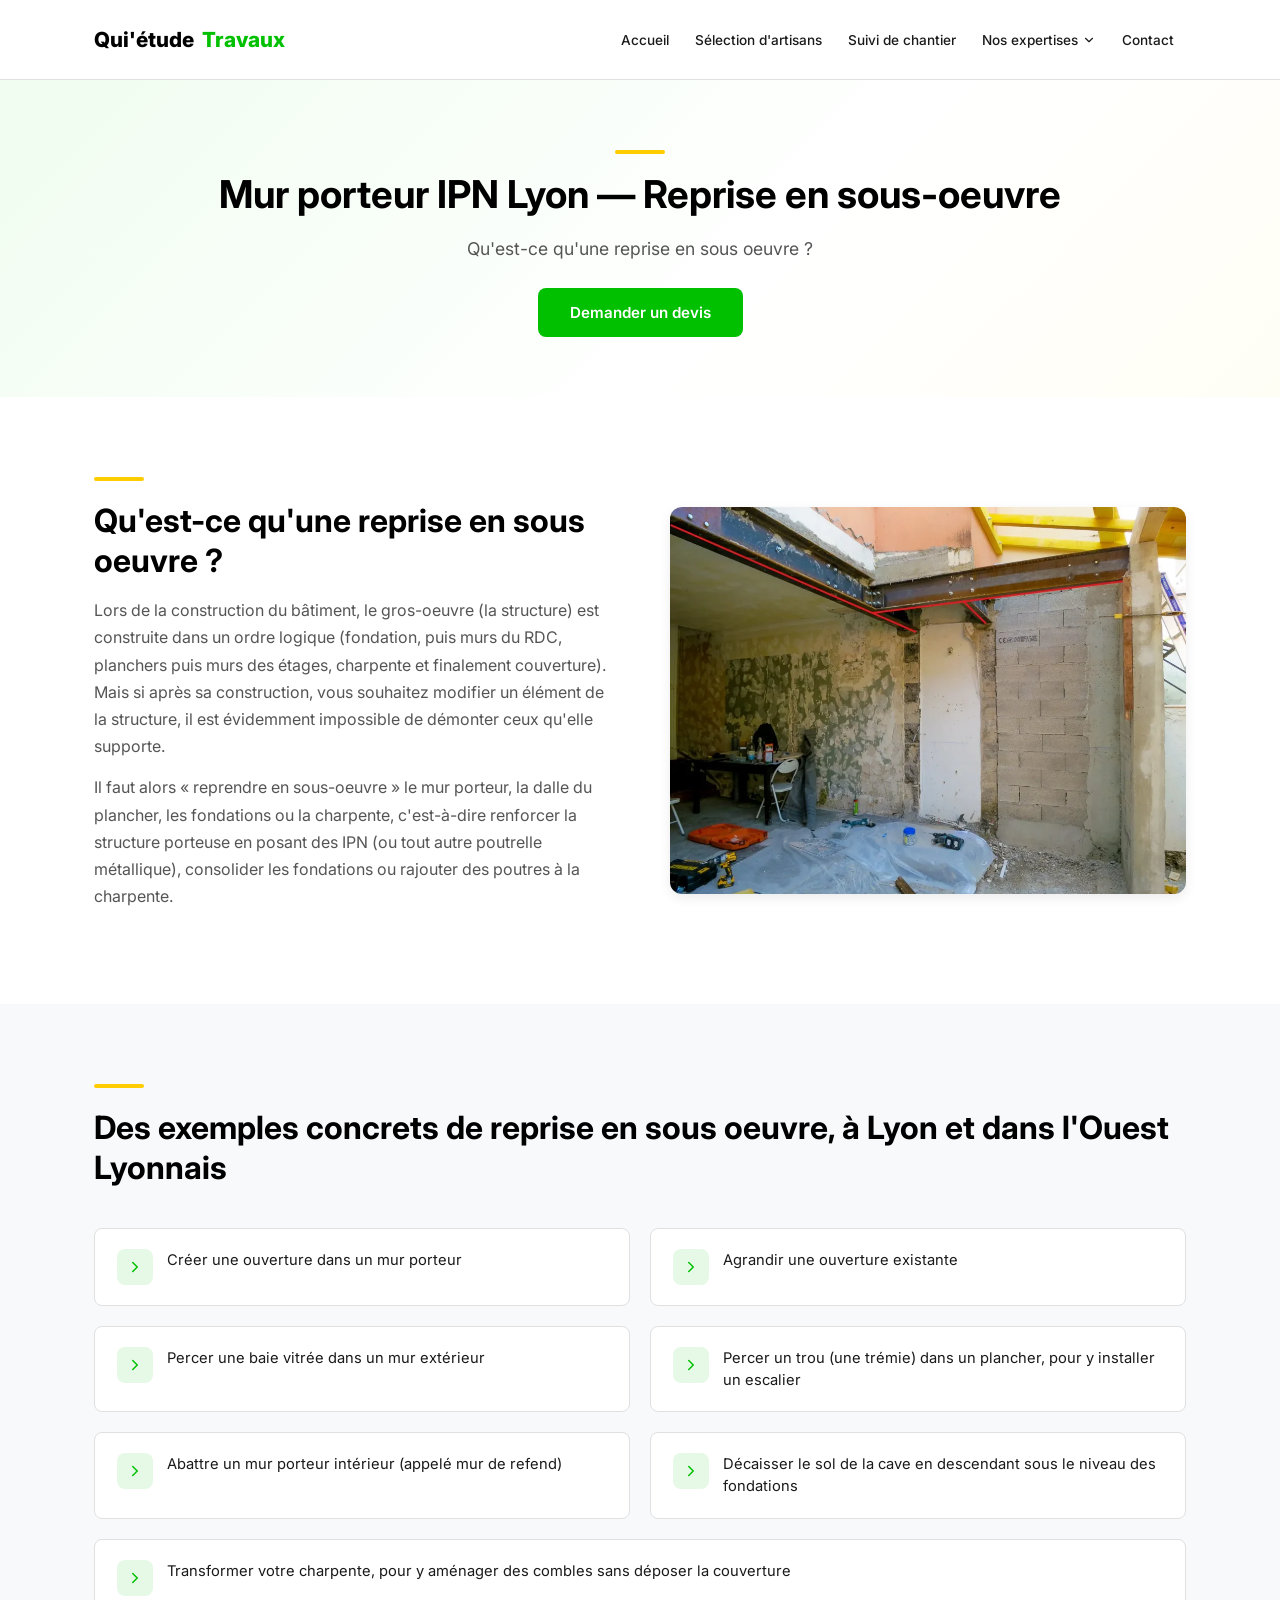
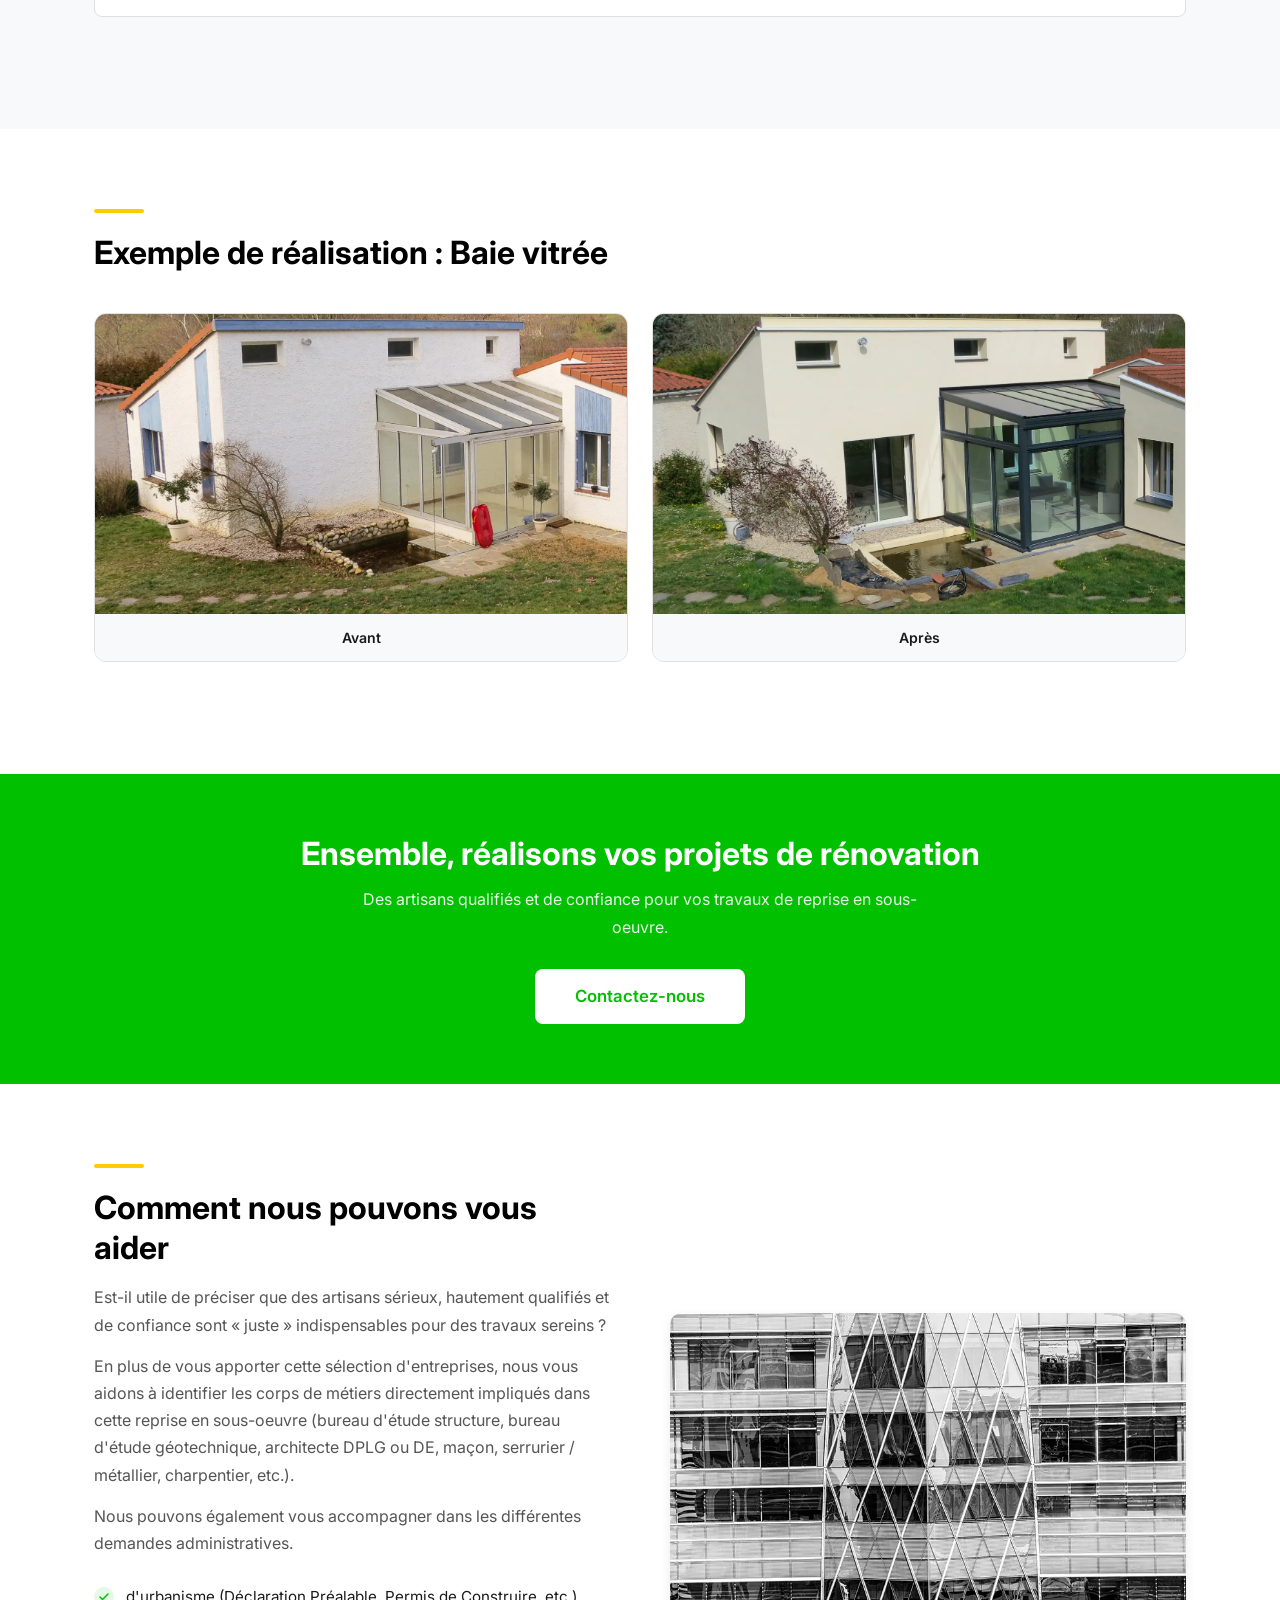
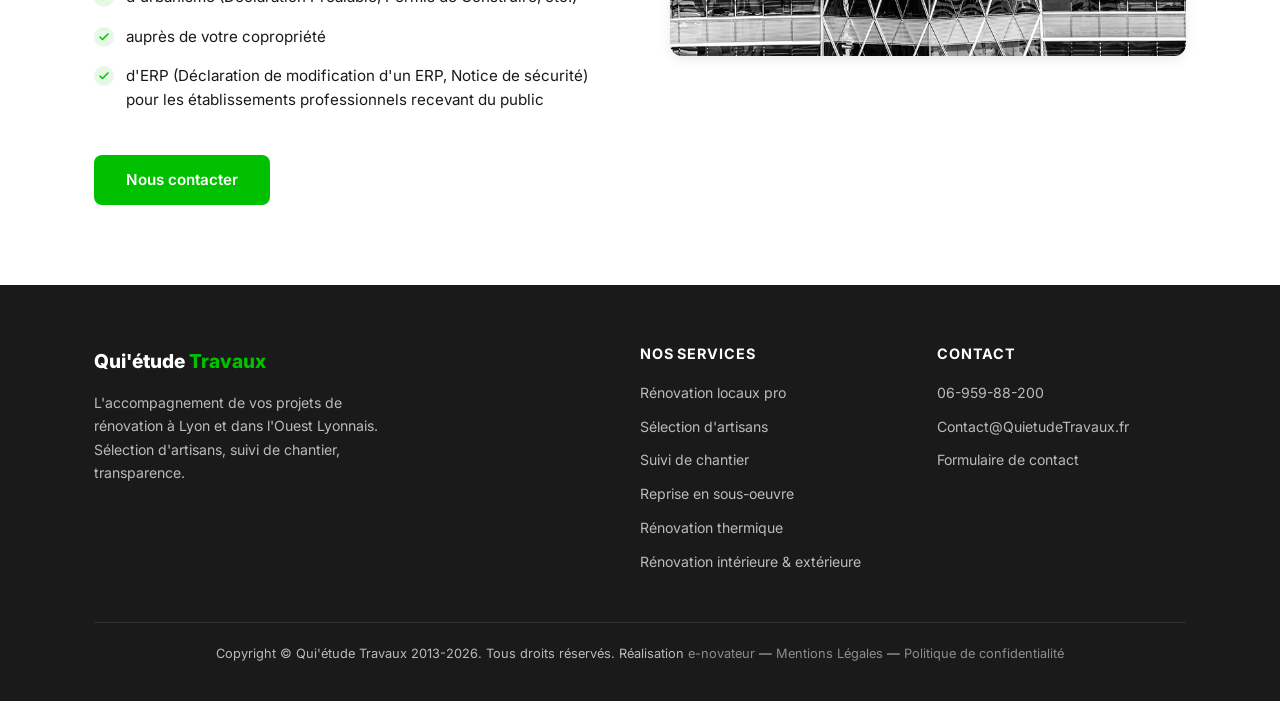
<file: reprise-en-sous-oeuvre.html>
<!DOCTYPE html>
<html lang="fr">
<head>
  <meta charset="UTF-8">
  <meta name="viewport" content="width=device-width, initial-scale=1.0">
  <title>Reprise en sous-oeuvre — Mur porteur IPN Lyon — Qui'étude Travaux</title>
  <meta name="description" content="Reprise en sous-oeuvre à Lyon : murs porteurs, IPN, charpente, fondations. Accompagnement complet avec artisans qualifiés.">
  <link rel="preconnect" href="https://fonts.googleapis.com">
  <link rel="preconnect" href="https://fonts.gstatic.com" crossorigin>
  <link href="https://fonts.googleapis.com/css2?family=Inter:wght@400;500;600;700;800&display=swap" rel="stylesheet">
  <link rel="stylesheet" href="assets/css/style.css">
</head>
<body>

  <!-- ========== HEADER ========== -->
  <header class="header">
    <div class="header__inner">
      <a href="index.html" class="header__logo">Qui'étude <span>Travaux</span></a>
      <button class="nav__toggle" aria-label="Menu"><span></span><span></span><span></span></button>
      <nav class="nav">
        <ul class="nav__list">
          <li><a href="index.html" class="nav__link">Accueil</a></li>
          <li><a href="selection-artisans.html" class="nav__link">Sélection d'artisans</a></li>
          <li><a href="suivi-chantier.html" class="nav__link">Suivi de chantier</a></li>
          <li class="nav__dropdown">
            <button class="nav__dropdown-trigger">Nos expertises <svg xmlns="http://www.w3.org/2000/svg" width="14" height="14" viewBox="0 0 24 24" fill="none" stroke="currentColor" stroke-width="2" stroke-linecap="round" stroke-linejoin="round"><polyline points="6 9 12 15 18 9"/></svg></button>
            <div class="nav__dropdown-menu">
              <a href="renovation-locaux-pro.html" class="nav__link">Rénovation locaux pro</a>
              <a href="reprise-en-sous-oeuvre.html" class="nav__link active">Reprise en sous-oeuvre</a>
              <a href="renovation-thermique-energetique.html" class="nav__link">Rénovation thermique</a>
              <a href="renovation-interieure-exterieure.html" class="nav__link">Rénovation intérieure &amp; extérieure</a>
            </div>
          </li>
          <li><a href="contact.html" class="nav__link">Contact</a></li>
        </ul>
      </nav>
    </div>
  </header>

  <!-- ========== PAGE HERO ========== -->
  <section class="page-hero">
    <div class="container">
      <div class="accent-bar" style="margin: 0 auto 16px;"></div>
      <h1>Mur porteur IPN Lyon — Reprise en sous-oeuvre</h1>
      <p>Qu'est-ce qu'une reprise en sous oeuvre ?</p>
      <a href="contact.html" class="btn btn--primary">Demander un devis</a>
    </div>
  </section>

  <!-- ========== EXPLICATION ========== -->
  <section class="section">
    <div class="container">
      <div class="two-col reveal">
        <div class="two-col__content">
          <div class="accent-bar"></div>
          <h2>Qu'est-ce qu'une reprise en sous oeuvre ?</h2>
          <p>Lors de la construction du bâtiment, le gros-oeuvre (la structure) est construite dans un ordre logique (fondation, puis murs du RDC, planchers puis murs des étages, charpente et finalement couverture). Mais si après sa construction, vous souhaitez modifier un élément de la structure, il est évidemment impossible de démonter ceux qu'elle supporte.</p>
          <p>Il faut alors « reprendre en sous-oeuvre » le mur porteur, la dalle du plancher, les fondations ou la charpente, c'est-à-dire renforcer la structure porteuse en posant des IPN (ou tout autre poutrelle métallique), consolider les fondations ou rajouter des poutres à la charpente.</p>
        </div>
        <div class="two-col__image">
          <img src="assets/imgs/reprise-en-sous-oeuvre-lyon-1024x768.webp" alt="Reprise en sous-oeuvre à Lyon" width="540" height="360">
        </div>
      </div>
    </div>
  </section>

  <!-- ========== EXEMPLES ========== -->
  <section class="section section--alt">
    <div class="container">
      <div class="section__intro reveal">
        <div class="accent-bar"></div>
        <h2>Des exemples concrets de reprise en sous oeuvre, à Lyon et dans l'Ouest Lyonnais</h2>
      </div>

      <div class="advantages-grid reveal">
        <div class="advantage-item">
          <div class="advantage-item__icon">
            <svg xmlns="http://www.w3.org/2000/svg" width="18" height="18" viewBox="0 0 24 24" fill="none" stroke="currentColor" stroke-width="2" stroke-linecap="round" stroke-linejoin="round"><polyline points="9 18 15 12 9 6"/></svg>
          </div>
          <p>Créer une ouverture dans un mur porteur</p>
        </div>
        <div class="advantage-item">
          <div class="advantage-item__icon">
            <svg xmlns="http://www.w3.org/2000/svg" width="18" height="18" viewBox="0 0 24 24" fill="none" stroke="currentColor" stroke-width="2" stroke-linecap="round" stroke-linejoin="round"><polyline points="9 18 15 12 9 6"/></svg>
          </div>
          <p>Agrandir une ouverture existante</p>
        </div>
        <div class="advantage-item">
          <div class="advantage-item__icon">
            <svg xmlns="http://www.w3.org/2000/svg" width="18" height="18" viewBox="0 0 24 24" fill="none" stroke="currentColor" stroke-width="2" stroke-linecap="round" stroke-linejoin="round"><polyline points="9 18 15 12 9 6"/></svg>
          </div>
          <p>Percer une baie vitrée dans un mur extérieur</p>
        </div>
        <div class="advantage-item">
          <div class="advantage-item__icon">
            <svg xmlns="http://www.w3.org/2000/svg" width="18" height="18" viewBox="0 0 24 24" fill="none" stroke="currentColor" stroke-width="2" stroke-linecap="round" stroke-linejoin="round"><polyline points="9 18 15 12 9 6"/></svg>
          </div>
          <p>Percer un trou (une trémie) dans un plancher, pour y installer un escalier</p>
        </div>
        <div class="advantage-item">
          <div class="advantage-item__icon">
            <svg xmlns="http://www.w3.org/2000/svg" width="18" height="18" viewBox="0 0 24 24" fill="none" stroke="currentColor" stroke-width="2" stroke-linecap="round" stroke-linejoin="round"><polyline points="9 18 15 12 9 6"/></svg>
          </div>
          <p>Abattre un mur porteur intérieur (appelé mur de refend)</p>
        </div>
        <div class="advantage-item">
          <div class="advantage-item__icon">
            <svg xmlns="http://www.w3.org/2000/svg" width="18" height="18" viewBox="0 0 24 24" fill="none" stroke="currentColor" stroke-width="2" stroke-linecap="round" stroke-linejoin="round"><polyline points="9 18 15 12 9 6"/></svg>
          </div>
          <p>Décaisser le sol de la cave en descendant sous le niveau des fondations</p>
        </div>
        <div class="advantage-item" style="grid-column: 1 / -1;">
          <div class="advantage-item__icon">
            <svg xmlns="http://www.w3.org/2000/svg" width="18" height="18" viewBox="0 0 24 24" fill="none" stroke="currentColor" stroke-width="2" stroke-linecap="round" stroke-linejoin="round"><polyline points="9 18 15 12 9 6"/></svg>
          </div>
          <p>Transformer votre charpente, pour y aménager des combles sans déposer la couverture</p>
        </div>
      </div>
    </div>
  </section>

  <!-- ========== AVANT / APRÈS ========== -->
  <section class="section">
    <div class="container">
      <div class="section__intro reveal">
        <div class="accent-bar"></div>
        <h2>Exemple de réalisation : Baie vitrée</h2>
      </div>
      <div class="before-after reveal">
        <div class="before-after__item">
          <img src="assets/imgs/reprise-sous-oeuvre-baie-vitree-lyon-avant.webp" alt="Reprise en sous-oeuvre baie vitrée Lyon — Avant" width="540" height="300">
          <div class="before-after__label">Avant</div>
        </div>
        <div class="before-after__item">
          <img src="assets/imgs/reprise-sous-oeuvre-baie-vitree-lyon-apres.webp" alt="Reprise en sous-oeuvre baie vitrée Lyon — Après" width="540" height="300">
          <div class="before-after__label">Après</div>
        </div>
      </div>
    </div>
  </section>

  <!-- ========== CTA ========== -->
  <section class="cta-banner reveal">
    <div class="container text-center">
      <h2>Ensemble, réalisons vos projets de rénovation</h2>
      <p>Des artisans qualifiés et de confiance pour vos travaux de reprise en sous-oeuvre.</p>
      <a href="contact.html" class="btn btn--white btn--lg">Contactez-nous</a>
    </div>
  </section>

  <!-- ========== COMMENT NOUS AIDER ========== -->
  <section class="section">
    <div class="container">
      <div class="two-col reveal">
        <div class="two-col__content">
          <div class="accent-bar"></div>
          <h2>Comment nous pouvons vous aider</h2>
          <p>Est-il utile de préciser que des artisans sérieux, hautement qualifiés et de confiance sont « juste » indispensables pour des travaux sereins ?</p>
          <p>En plus de vous apporter cette sélection d'entreprises, nous vous aidons à identifier les corps de métiers directement impliqués dans cette reprise en sous-oeuvre (bureau d'étude structure, bureau d'étude géotechnique, architecte DPLG ou DE, maçon, serrurier / métallier, charpentier, etc.).</p>
          <p>Nous pouvons également vous accompagner dans les différentes demandes administratives.</p>
          <ul class="feature-list">
            <li>d'urbanisme (Déclaration Préalable, Permis de Construire, etc.)</li>
            <li>auprès de votre copropriété</li>
            <li>d'ERP (Déclaration de modification d'un ERP, Notice de sécurité) pour les établissements professionnels recevant du public</li>
          </ul>
          <a href="contact.html" class="btn btn--primary" style="margin-top: 12px;">Nous contacter</a>
        </div>
        <div class="two-col__image">
          <img src="assets/imgs/renovation-facade-lyon-travaux-artisan.webp" alt="Rénovation façade Lyon — travaux artisan" width="540" height="360">
        </div>
      </div>
    </div>
  </section>

  <!-- ========== FOOTER ========== -->
  <footer class="footer">
    <div class="container">
      <div class="footer__inner">
        <div>
          <div class="footer__brand">Qui'étude <span>Travaux</span></div>
          <p class="footer__desc">L'accompagnement de vos projets de rénovation à Lyon et dans l'Ouest Lyonnais. Sélection d'artisans, suivi de chantier, transparence.</p>
        </div>
        <div>
          <h4>Nos services</h4>
          <div class="footer__links">
            <a href="renovation-locaux-pro.html">Rénovation locaux pro</a>
            <a href="selection-artisans.html">Sélection d'artisans</a>
            <a href="suivi-chantier.html">Suivi de chantier</a>
            <a href="reprise-en-sous-oeuvre.html">Reprise en sous-oeuvre</a>
            <a href="renovation-thermique-energetique.html">Rénovation thermique</a>
            <a href="renovation-interieure-exterieure.html">Rénovation intérieure &amp; extérieure</a>
          </div>
        </div>
        <div>
          <h4>Contact</h4>
          <div class="footer__links">
            <a href="tel:06-959-88-200">06-959-88-200</a>
            <a href="mailto:Contact@QuietudeTravaux.fr">Contact@QuietudeTravaux.fr</a>
            <a href="contact.html">Formulaire de contact</a>
          </div>
        </div>
      </div>
      <div class="footer__bottom">
        <p>Copyright &copy; Qui'étude Travaux 2013-2026. Tous droits réservés. Réalisation <a href="https://e-novateur.fr/" target="_blank" rel="noopener">e-novateur</a> — <a href="#">Mentions Légales</a> — <a href="#">Politique de confidentialité</a></p>
      </div>
    </div>
  </footer>

  <script src="assets/js/main.js"></script>
</body>
</html>
</file>
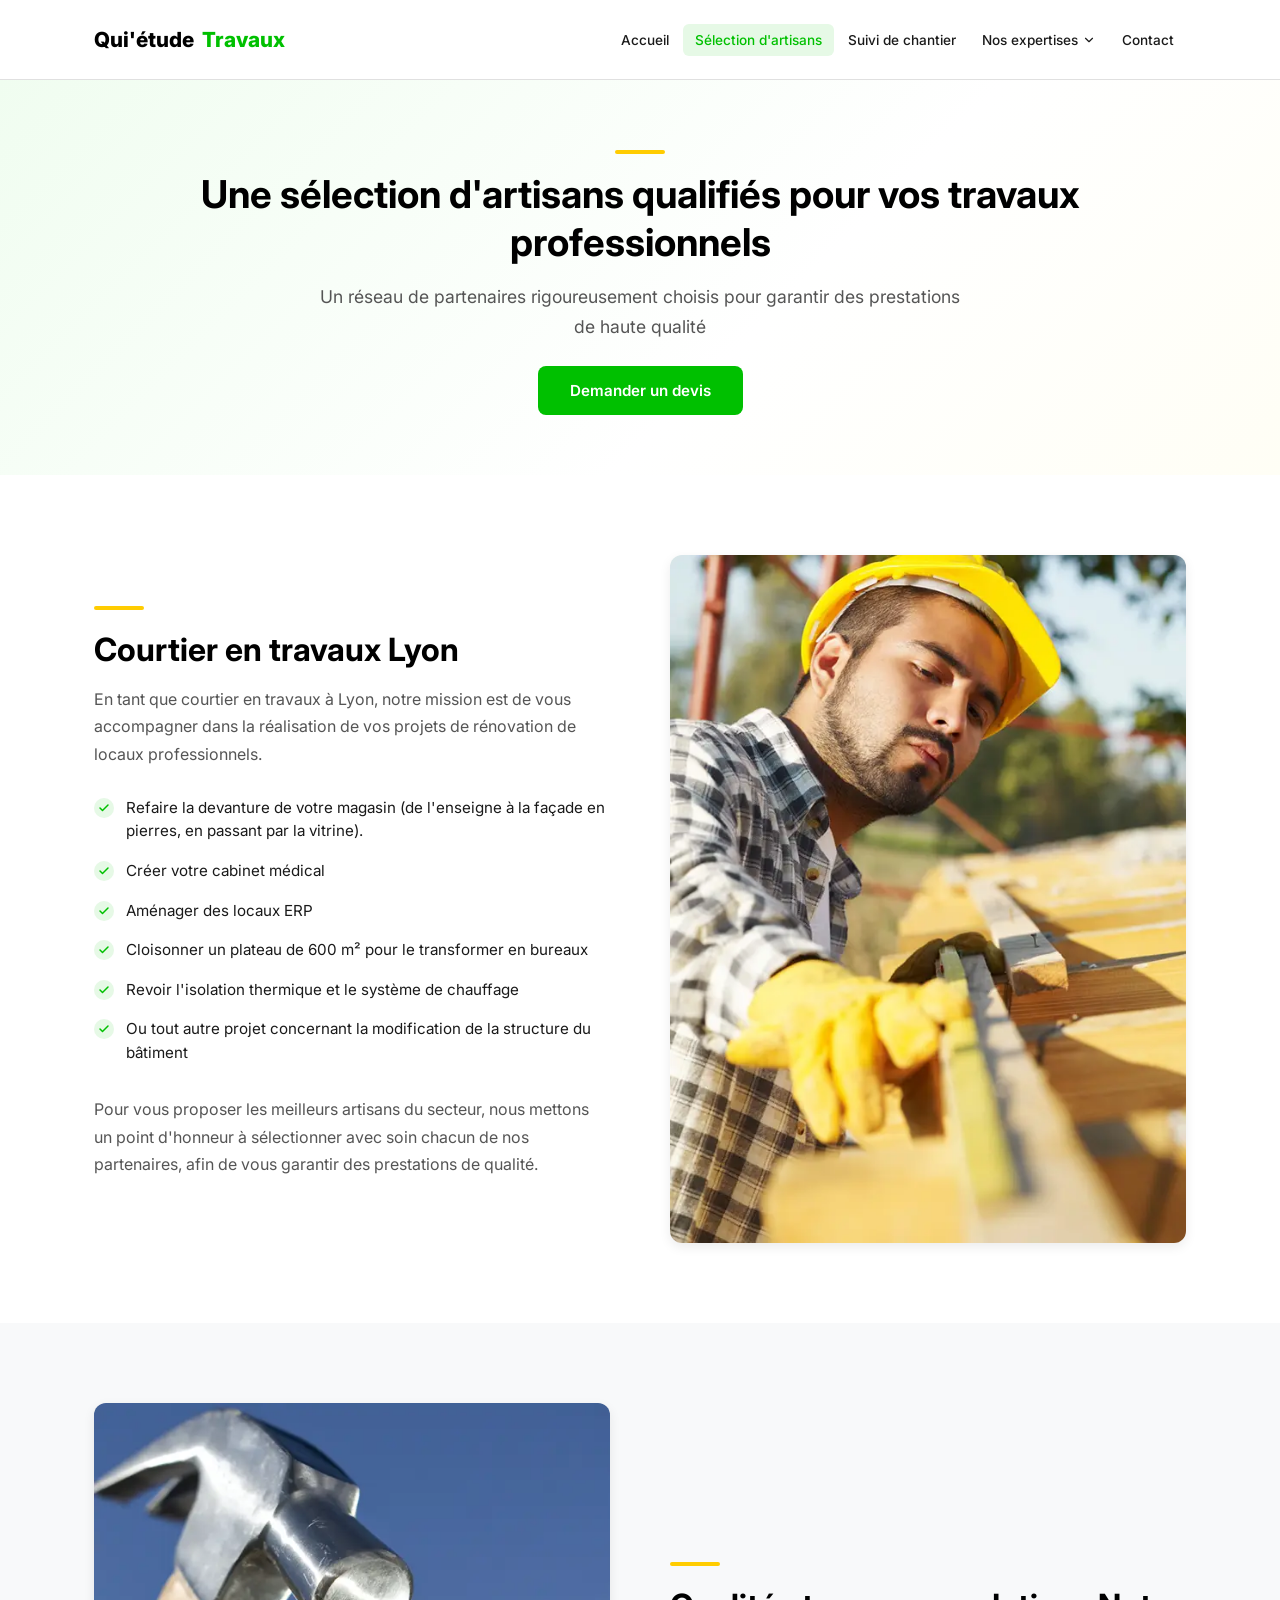
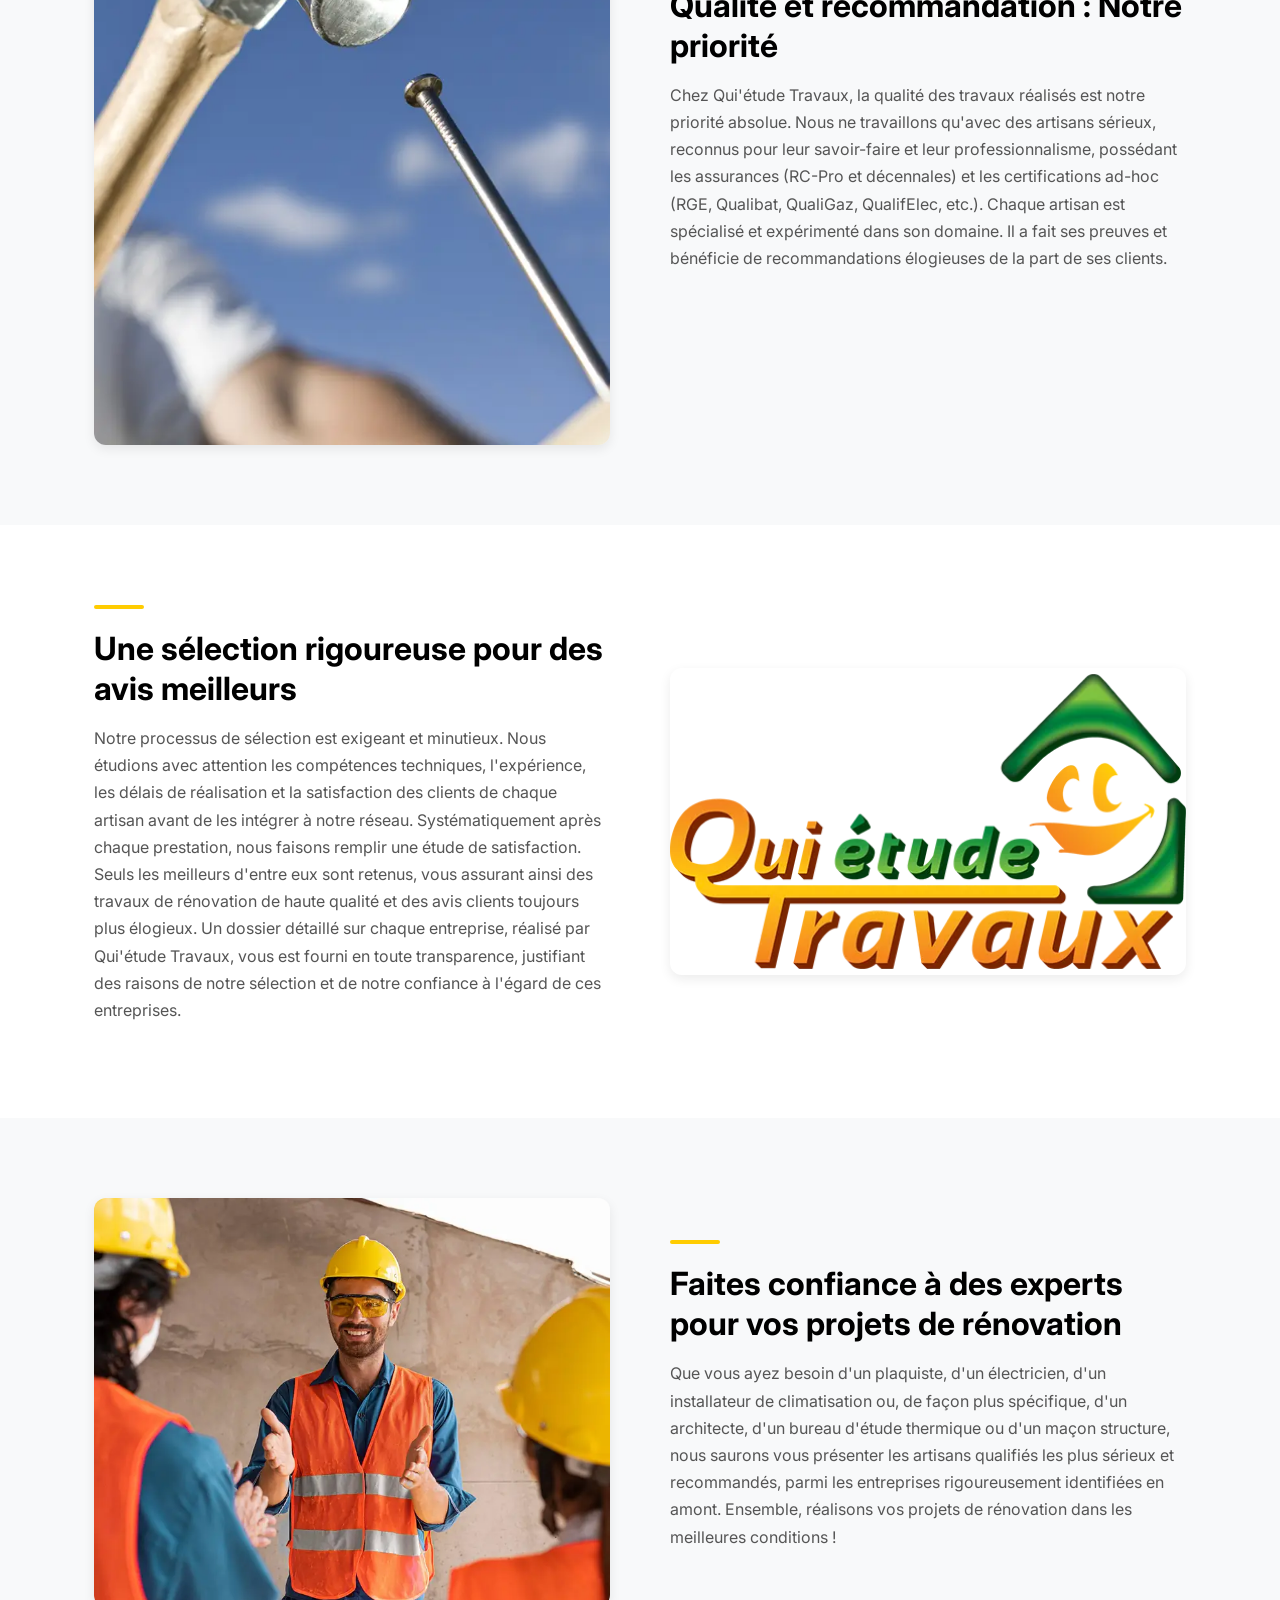
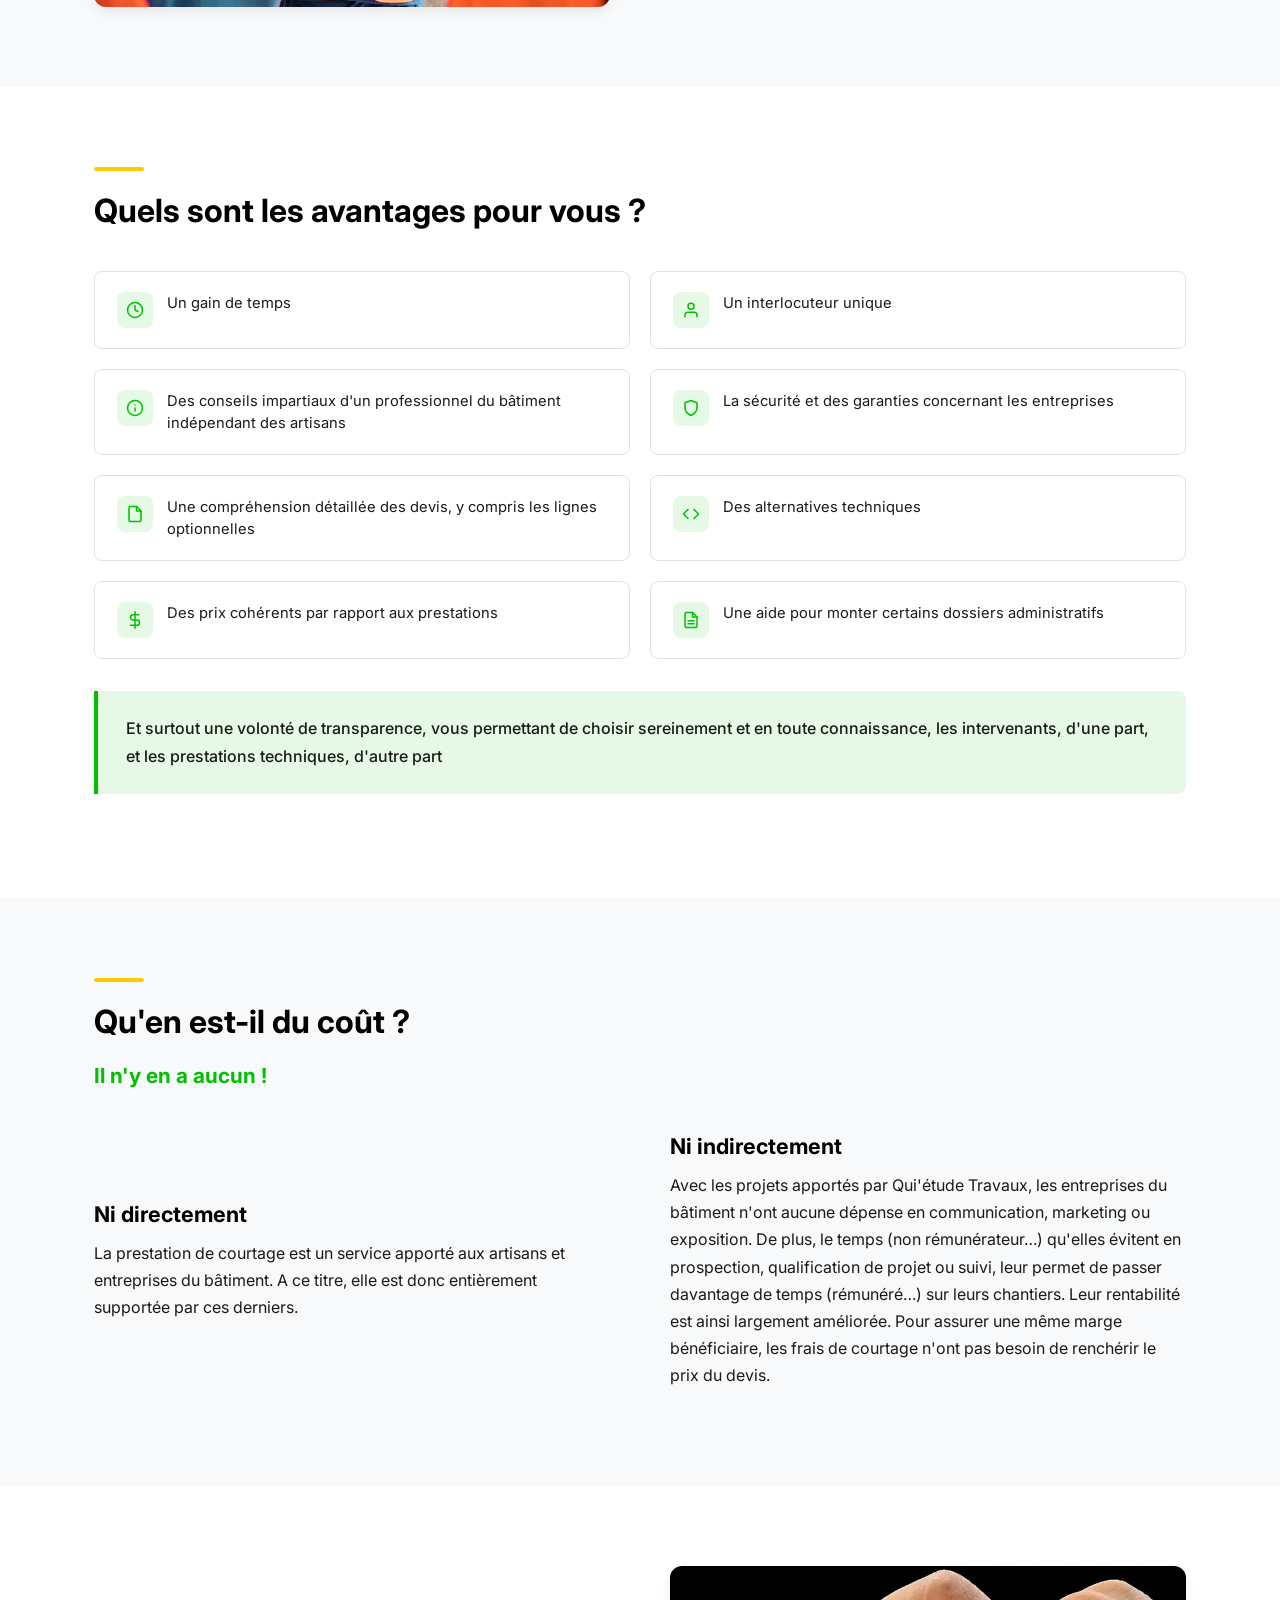
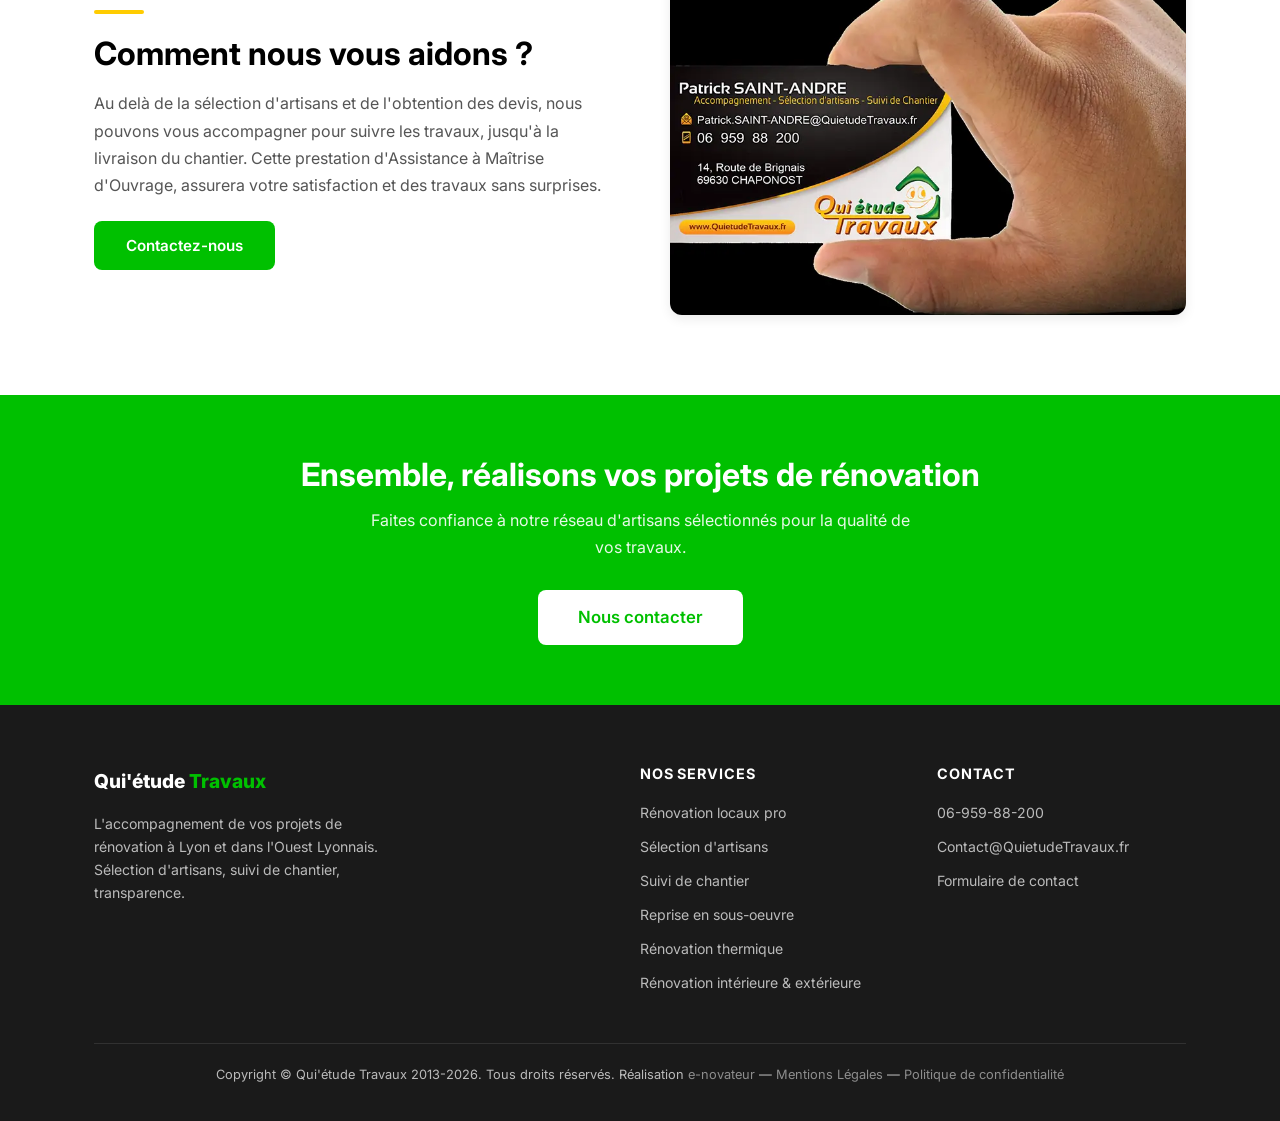
<file: selection-artisans.html>
<!DOCTYPE html>
<html lang="fr">
<head>
  <meta charset="UTF-8">
  <meta name="viewport" content="width=device-width, initial-scale=1.0">
  <title>Sélection d'artisans qualifiés — Courtier en travaux Lyon — Qui'étude Travaux</title>
  <meta name="description" content="Un réseau de partenaires rigoureusement choisis pour garantir des prestations de haute qualité. Courtier en travaux à Lyon.">
  <link rel="preconnect" href="https://fonts.googleapis.com">
  <link rel="preconnect" href="https://fonts.gstatic.com" crossorigin>
  <link href="https://fonts.googleapis.com/css2?family=Inter:wght@400;500;600;700;800&display=swap" rel="stylesheet">
  <link rel="stylesheet" href="assets/css/style.css">
</head>
<body>

  <!-- ========== HEADER ========== -->
  <header class="header">
    <div class="header__inner">
      <a href="index.html" class="header__logo">Qui'étude <span>Travaux</span></a>
      <button class="nav__toggle" aria-label="Menu"><span></span><span></span><span></span></button>
      <nav class="nav">
        <ul class="nav__list">
          <li><a href="index.html" class="nav__link">Accueil</a></li>
          <li><a href="selection-artisans.html" class="nav__link active">Sélection d'artisans</a></li>
          <li><a href="suivi-chantier.html" class="nav__link">Suivi de chantier</a></li>
          <li class="nav__dropdown">
            <button class="nav__dropdown-trigger">Nos expertises <svg xmlns="http://www.w3.org/2000/svg" width="14" height="14" viewBox="0 0 24 24" fill="none" stroke="currentColor" stroke-width="2" stroke-linecap="round" stroke-linejoin="round"><polyline points="6 9 12 15 18 9"/></svg></button>
            <div class="nav__dropdown-menu">
              <a href="renovation-locaux-pro.html" class="nav__link">Rénovation locaux pro</a>
              <a href="reprise-en-sous-oeuvre.html" class="nav__link">Reprise en sous-oeuvre</a>
              <a href="renovation-thermique-energetique.html" class="nav__link">Rénovation thermique</a>
              <a href="renovation-interieure-exterieure.html" class="nav__link">Rénovation intérieure &amp; extérieure</a>
            </div>
          </li>
          <li><a href="contact.html" class="nav__link">Contact</a></li>
        </ul>
      </nav>
    </div>
  </header>

  <!-- ========== PAGE HERO ========== -->
  <section class="page-hero">
    <div class="container">
      <div class="accent-bar" style="margin: 0 auto 16px;"></div>
      <h1>Une sélection d'artisans qualifiés pour vos travaux professionnels</h1>
      <p>Un réseau de partenaires rigoureusement choisis pour garantir des prestations de haute qualité</p>
      <a href="contact.html" class="btn btn--primary">Demander un devis</a>
    </div>
  </section>

  <!-- ========== COURTIER EN TRAVAUX ========== -->
  <section class="section">
    <div class="container">
      <div class="two-col reveal">
        <div class="two-col__content">
          <div class="accent-bar"></div>
          <h2>Courtier en travaux Lyon</h2>
          <p>En tant que courtier en travaux à Lyon, notre mission est de vous accompagner dans la réalisation de vos projets de rénovation de locaux professionnels.</p>
          <ul class="feature-list">
            <li>Refaire la devanture de votre magasin (de l'enseigne à la façade en pierres, en passant par la vitrine).</li>
            <li>Créer votre cabinet médical</li>
            <li>Aménager des locaux ERP</li>
            <li>Cloisonner un plateau de 600 m² pour le transformer en bureaux</li>
            <li>Revoir l'isolation thermique et le système de chauffage</li>
            <li>Ou tout autre projet concernant la modification de la structure du bâtiment</li>
          </ul>
          <p>Pour vous proposer les meilleurs artisans du secteur, nous mettons un point d'honneur à sélectionner avec soin chacun de nos partenaires, afin de vous garantir des prestations de qualité.</p>
        </div>
        <div class="two-col__image">
          <img src="assets/imgs/artisan-confiance-lyon-qualifie-certifie-rge.webp" alt="Artisan de confiance à Lyon, qualifié et certifié RGE" width="540" height="360">
        </div>
      </div>
    </div>
  </section>

  <!-- ========== QUALITÉ ========== -->
  <section class="section section--alt">
    <div class="container">
      <div class="two-col two-col--reverse reveal">
        <div class="two-col__content">
          <div class="accent-bar"></div>
          <h2>Qualité et recommandation : Notre priorité</h2>
          <p>Chez Qui'étude Travaux, la qualité des travaux réalisés est notre priorité absolue. Nous ne travaillons qu'avec des artisans sérieux, reconnus pour leur savoir-faire et leur professionnalisme, possédant les assurances (RC-Pro et décennales) et les certifications ad-hoc (RGE, Qualibat, QualiGaz, QualifElec, etc.). Chaque artisan est spécialisé et expérimenté dans son domaine. Il a fait ses preuves et bénéficie de recommandations élogieuses de la part de ses clients.</p>
        </div>
        <div class="two-col__image">
          <img src="assets/imgs/artisan-confiance-lyon-qualifie-rge.webp" alt="Artisan qualifié RGE à Lyon" width="540" height="360">
        </div>
      </div>
    </div>
  </section>

  <!-- ========== SÉLECTION RIGOUREUSE ========== -->
  <section class="section">
    <div class="container">
      <div class="two-col reveal">
        <div class="two-col__content">
          <div class="accent-bar"></div>
          <h2>Une sélection rigoureuse pour des avis meilleurs</h2>
          <p>Notre processus de sélection est exigeant et minutieux. Nous étudions avec attention les compétences techniques, l'expérience, les délais de réalisation et la satisfaction des clients de chaque artisan avant de les intégrer à notre réseau. Systématiquement après chaque prestation, nous faisons remplir une étude de satisfaction. Seuls les meilleurs d'entre eux sont retenus, vous assurant ainsi des travaux de rénovation de haute qualité et des avis clients toujours plus élogieux. Un dossier détaillé sur chaque entreprise, réalisé par Qui'étude Travaux, vous est fourni en toute transparence, justifiant des raisons de notre sélection et de notre confiance à l'égard de ces entreprises.</p>
        </div>
        <div class="two-col__image">
          <img src="assets/imgs/artisan-renovation-lyon-batiment.webp" alt="Artisan rénovation bâtiment à Lyon" width="540" height="360">
        </div>
      </div>
    </div>
  </section>

  <!-- ========== EXPERTS ========== -->
  <section class="section section--alt">
    <div class="container">
      <div class="two-col two-col--reverse reveal">
        <div class="two-col__content">
          <div class="accent-bar"></div>
          <h2>Faites confiance à des experts pour vos projets de rénovation</h2>
          <p>Que vous ayez besoin d'un plaquiste, d'un électricien, d'un installateur de climatisation ou, de façon plus spécifique, d'un architecte, d'un bureau d'étude thermique ou d'un maçon structure, nous saurons vous présenter les artisans qualifiés les plus sérieux et recommandés, parmi les entreprises rigoureusement identifiées en amont. Ensemble, réalisons vos projets de rénovation dans les meilleures conditions !</p>
        </div>
        <div class="two-col__image">
          <img src="assets/imgs/travaux-artisan-lyon-renovation-courtage.webp" alt="Artisan travaux rénovation courtage Lyon" width="540" height="360">
        </div>
      </div>
    </div>
  </section>

  <!-- ========== AVANTAGES ========== -->
  <section class="section">
    <div class="container">
      <div class="section__intro reveal">
        <div class="accent-bar"></div>
        <h2>Quels sont les avantages pour vous ?</h2>
      </div>

      <div class="advantages-grid reveal">
        <div class="advantage-item">
          <div class="advantage-item__icon">
            <svg xmlns="http://www.w3.org/2000/svg" width="18" height="18" viewBox="0 0 24 24" fill="none" stroke="currentColor" stroke-width="2" stroke-linecap="round" stroke-linejoin="round"><circle cx="12" cy="12" r="10"/><polyline points="12 6 12 12 16 14"/></svg>
          </div>
          <p>Un gain de temps</p>
        </div>
        <div class="advantage-item">
          <div class="advantage-item__icon">
            <svg xmlns="http://www.w3.org/2000/svg" width="18" height="18" viewBox="0 0 24 24" fill="none" stroke="currentColor" stroke-width="2" stroke-linecap="round" stroke-linejoin="round"><path d="M20 21v-2a4 4 0 0 0-4-4H8a4 4 0 0 0-4 4v2"/><circle cx="12" cy="7" r="4"/></svg>
          </div>
          <p>Un interlocuteur unique</p>
        </div>
        <div class="advantage-item">
          <div class="advantage-item__icon">
            <svg xmlns="http://www.w3.org/2000/svg" width="18" height="18" viewBox="0 0 24 24" fill="none" stroke="currentColor" stroke-width="2" stroke-linecap="round" stroke-linejoin="round"><circle cx="12" cy="12" r="10"/><line x1="12" y1="16" x2="12" y2="12"/><line x1="12" y1="8" x2="12.01" y2="8"/></svg>
          </div>
          <p>Des conseils impartiaux d'un professionnel du bâtiment indépendant des artisans</p>
        </div>
        <div class="advantage-item">
          <div class="advantage-item__icon">
            <svg xmlns="http://www.w3.org/2000/svg" width="18" height="18" viewBox="0 0 24 24" fill="none" stroke="currentColor" stroke-width="2" stroke-linecap="round" stroke-linejoin="round"><path d="M12 22s8-4 8-10V5l-8-3-8 3v7c0 6 8 10 8 10z"/></svg>
          </div>
          <p>La sécurité et des garanties concernant les entreprises</p>
        </div>
        <div class="advantage-item">
          <div class="advantage-item__icon">
            <svg xmlns="http://www.w3.org/2000/svg" width="18" height="18" viewBox="0 0 24 24" fill="none" stroke="currentColor" stroke-width="2" stroke-linecap="round" stroke-linejoin="round"><path d="M14 2H6a2 2 0 0 0-2 2v16a2 2 0 0 0 2 2h12a2 2 0 0 0 2-2V8z"/><polyline points="14 2 14 8 20 8"/></svg>
          </div>
          <p>Une compréhension détaillée des devis, y compris les lignes optionnelles</p>
        </div>
        <div class="advantage-item">
          <div class="advantage-item__icon">
            <svg xmlns="http://www.w3.org/2000/svg" width="18" height="18" viewBox="0 0 24 24" fill="none" stroke="currentColor" stroke-width="2" stroke-linecap="round" stroke-linejoin="round"><polyline points="16 18 22 12 16 6"/><polyline points="8 6 2 12 8 18"/></svg>
          </div>
          <p>Des alternatives techniques</p>
        </div>
        <div class="advantage-item">
          <div class="advantage-item__icon">
            <svg xmlns="http://www.w3.org/2000/svg" width="18" height="18" viewBox="0 0 24 24" fill="none" stroke="currentColor" stroke-width="2" stroke-linecap="round" stroke-linejoin="round"><line x1="12" y1="1" x2="12" y2="23"/><path d="M17 5H9.5a3.5 3.5 0 0 0 0 7h5a3.5 3.5 0 0 1 0 7H6"/></svg>
          </div>
          <p>Des prix cohérents par rapport aux prestations</p>
        </div>
        <div class="advantage-item">
          <div class="advantage-item__icon">
            <svg xmlns="http://www.w3.org/2000/svg" width="18" height="18" viewBox="0 0 24 24" fill="none" stroke="currentColor" stroke-width="2" stroke-linecap="round" stroke-linejoin="round"><path d="M14 2H6a2 2 0 0 0-2 2v16a2 2 0 0 0 2 2h12a2 2 0 0 0 2-2V8z"/><polyline points="14 2 14 8 20 8"/><line x1="16" y1="13" x2="8" y2="13"/><line x1="16" y1="17" x2="8" y2="17"/></svg>
          </div>
          <p>Une aide pour monter certains dossiers administratifs</p>
        </div>
      </div>

      <div class="highlight-box reveal" style="margin-top: 32px;">
        <p>Et surtout une volonté de transparence, vous permettant de choisir sereinement et en toute connaissance, les intervenants, d'une part, et les prestations techniques, d'autre part</p>
      </div>
    </div>
  </section>

  <!-- ========== COÛT ========== -->
  <section class="section section--alt">
    <div class="container">
      <div class="section__intro reveal">
        <div class="accent-bar"></div>
        <h2>Qu'en est-il du coût ?</h2>
        <p style="font-size: 1.3rem; font-weight: 700; color: var(--green);">Il n'y en a aucun !</p>
      </div>

      <div class="two-col reveal" style="margin-top: 24px;">
        <div>
          <h3>Ni directement</h3>
          <p>La prestation de courtage est un service apporté aux artisans et entreprises du bâtiment. A ce titre, elle est donc entièrement supportée par ces derniers.</p>
        </div>
        <div>
          <h3>Ni indirectement</h3>
          <p>Avec les projets apportés par Qui'étude Travaux, les entreprises du bâtiment n'ont aucune dépense en communication, marketing ou exposition. De plus, le temps (non rémunérateur…) qu'elles évitent en prospection, qualification de projet ou suivi, leur permet de passer davantage de temps (rémunéré…) sur leurs chantiers. Leur rentabilité est ainsi largement améliorée. Pour assurer une même marge bénéficiaire, les frais de courtage n'ont pas besoin de renchérir le prix du devis.</p>
        </div>
      </div>
    </div>
  </section>

  <!-- ========== COMMENT NOUS VOUS AIDONS ========== -->
  <section class="section">
    <div class="container">
      <div class="two-col reveal">
        <div class="two-col__content">
          <div class="accent-bar"></div>
          <h2>Comment nous vous aidons ?</h2>
          <p>Au delà de la sélection d'artisans et de l'obtention des devis, nous pouvons vous accompagner pour suivre les travaux, jusqu'à la livraison du chantier. Cette prestation d'Assistance à Maîtrise d'Ouvrage, assurera votre satisfaction et des travaux sans surprises.</p>
          <a href="contact.html" class="btn btn--primary" style="margin-top: 8px;">Contactez-nous</a>
        </div>
        <div class="two-col__image">
          <img src="assets/imgs/courtage-en-travaux-lyon.webp" alt="Courtier en travaux Lyon" width="540" height="360">
        </div>
      </div>
    </div>
  </section>

  <!-- ========== CTA ========== -->
  <section class="cta-banner reveal">
    <div class="container text-center">
      <h2>Ensemble, réalisons vos projets de rénovation</h2>
      <p>Faites confiance à notre réseau d'artisans sélectionnés pour la qualité de vos travaux.</p>
      <a href="contact.html" class="btn btn--white btn--lg">Nous contacter</a>
    </div>
  </section>

  <!-- ========== FOOTER ========== -->
  <footer class="footer">
    <div class="container">
      <div class="footer__inner">
        <div>
          <div class="footer__brand">Qui'étude <span>Travaux</span></div>
          <p class="footer__desc">L'accompagnement de vos projets de rénovation à Lyon et dans l'Ouest Lyonnais. Sélection d'artisans, suivi de chantier, transparence.</p>
        </div>
        <div>
          <h4>Nos services</h4>
          <div class="footer__links">
            <a href="renovation-locaux-pro.html">Rénovation locaux pro</a>
            <a href="selection-artisans.html">Sélection d'artisans</a>
            <a href="suivi-chantier.html">Suivi de chantier</a>
            <a href="reprise-en-sous-oeuvre.html">Reprise en sous-oeuvre</a>
            <a href="renovation-thermique-energetique.html">Rénovation thermique</a>
            <a href="renovation-interieure-exterieure.html">Rénovation intérieure &amp; extérieure</a>
          </div>
        </div>
        <div>
          <h4>Contact</h4>
          <div class="footer__links">
            <a href="tel:06-959-88-200">06-959-88-200</a>
            <a href="mailto:Contact@QuietudeTravaux.fr">Contact@QuietudeTravaux.fr</a>
            <a href="contact.html">Formulaire de contact</a>
          </div>
        </div>
      </div>
      <div class="footer__bottom">
        <p>Copyright &copy; Qui'étude Travaux 2013-2026. Tous droits réservés. Réalisation <a href="https://e-novateur.fr/" target="_blank" rel="noopener">e-novateur</a> — <a href="#">Mentions Légales</a> — <a href="#">Politique de confidentialité</a></p>
      </div>
    </div>
  </footer>

  <script src="assets/js/main.js"></script>
</body>
</html>
</file>
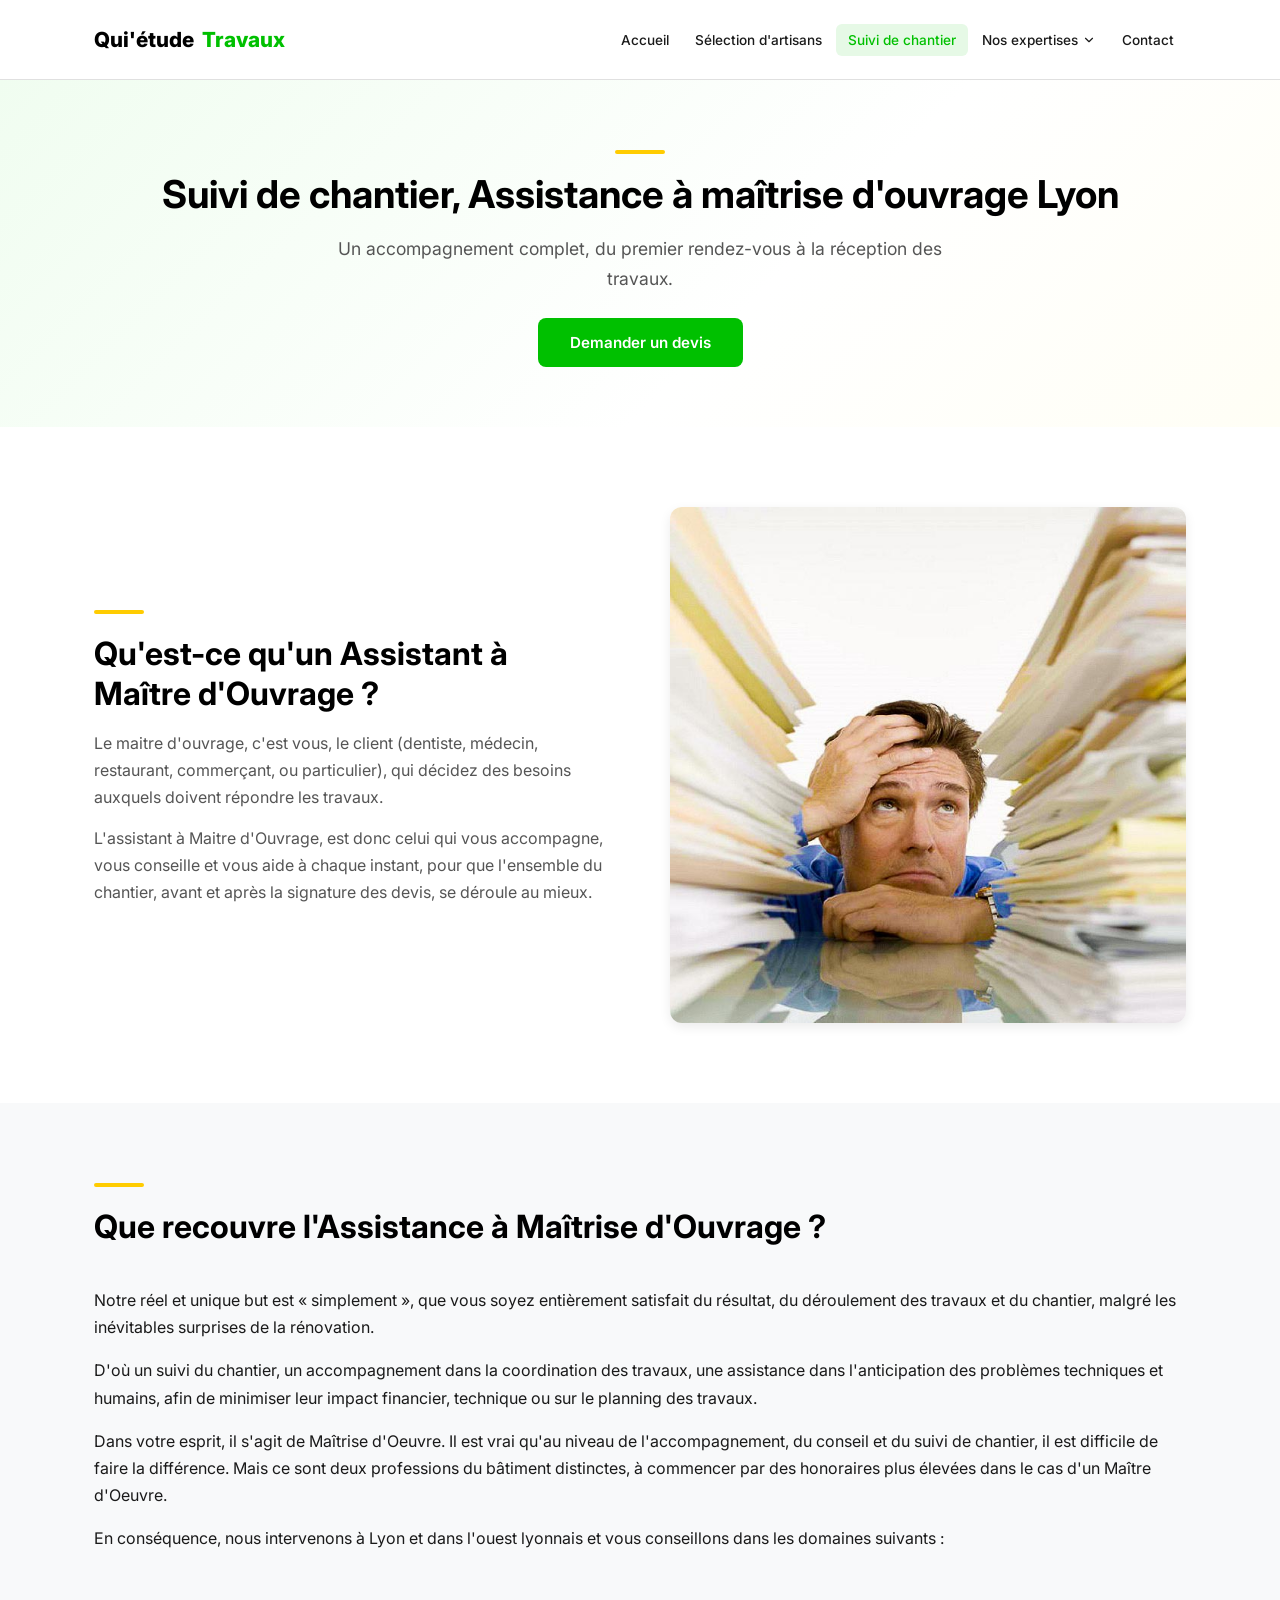
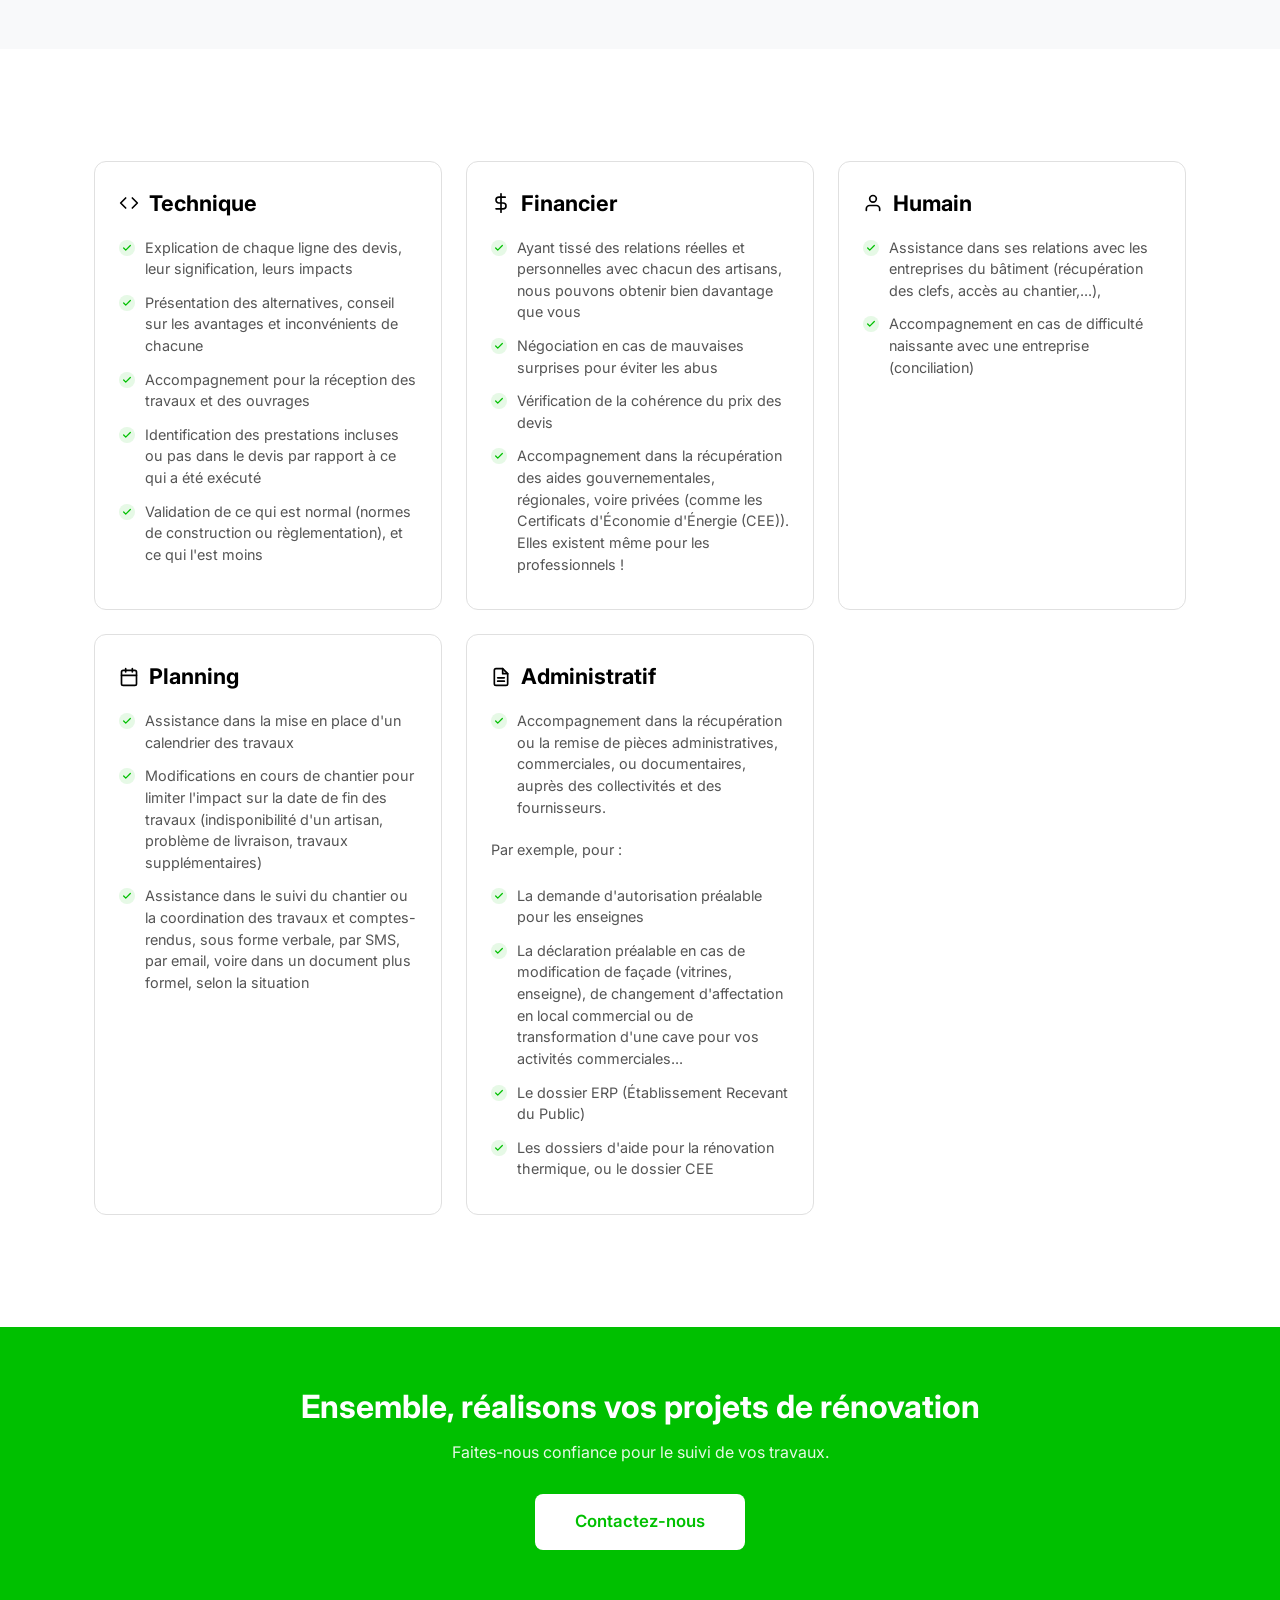
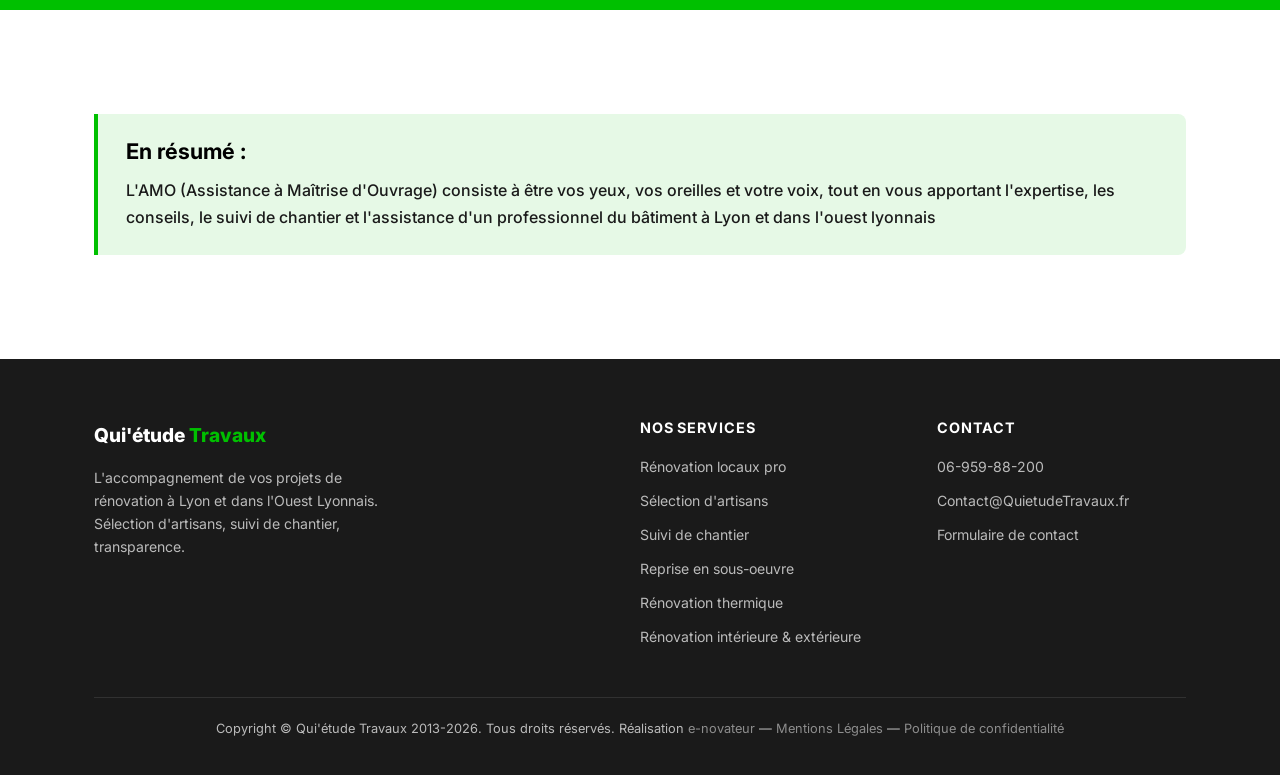
<file: suivi-chantier.html>
<!DOCTYPE html>
<html lang="fr">
<head>
  <meta charset="UTF-8">
  <meta name="viewport" content="width=device-width, initial-scale=1.0">
  <title>Suivi de chantier — Assistance à Maîtrise d'Ouvrage Lyon — Qui'étude Travaux</title>
  <meta name="description" content="Suivi de chantier et Assistance à Maîtrise d'Ouvrage à Lyon. Accompagnement technique, financier, humain et administratif pour vos travaux de rénovation.">
  <link rel="preconnect" href="https://fonts.googleapis.com">
  <link rel="preconnect" href="https://fonts.gstatic.com" crossorigin>
  <link href="https://fonts.googleapis.com/css2?family=Inter:wght@400;500;600;700;800&display=swap" rel="stylesheet">
  <link rel="stylesheet" href="assets/css/style.css">
</head>
<body>

  <!-- ========== HEADER ========== -->
  <header class="header">
    <div class="header__inner">
      <a href="index.html" class="header__logo">Qui'étude <span>Travaux</span></a>
      <button class="nav__toggle" aria-label="Menu"><span></span><span></span><span></span></button>
      <nav class="nav">
        <ul class="nav__list">
          <li><a href="index.html" class="nav__link">Accueil</a></li>
          <li><a href="selection-artisans.html" class="nav__link">Sélection d'artisans</a></li>
          <li><a href="suivi-chantier.html" class="nav__link active">Suivi de chantier</a></li>
          <li class="nav__dropdown">
            <button class="nav__dropdown-trigger">Nos expertises <svg xmlns="http://www.w3.org/2000/svg" width="14" height="14" viewBox="0 0 24 24" fill="none" stroke="currentColor" stroke-width="2" stroke-linecap="round" stroke-linejoin="round"><polyline points="6 9 12 15 18 9"/></svg></button>
            <div class="nav__dropdown-menu">
              <a href="renovation-locaux-pro.html" class="nav__link">Rénovation locaux pro</a>
              <a href="reprise-en-sous-oeuvre.html" class="nav__link">Reprise en sous-oeuvre</a>
              <a href="renovation-thermique-energetique.html" class="nav__link">Rénovation thermique</a>
              <a href="renovation-interieure-exterieure.html" class="nav__link">Rénovation intérieure &amp; extérieure</a>
            </div>
          </li>
          <li><a href="contact.html" class="nav__link">Contact</a></li>
        </ul>
      </nav>
    </div>
  </header>

  <!-- ========== PAGE HERO ========== -->
  <section class="page-hero">
    <div class="container">
      <div class="accent-bar" style="margin: 0 auto 16px;"></div>
      <h1>Suivi de chantier, Assistance à maîtrise d'ouvrage Lyon</h1>
      <p>Un accompagnement complet, du premier rendez-vous à la réception des travaux.</p>
      <a href="contact.html" class="btn btn--primary">Demander un devis</a>
    </div>
  </section>

  <!-- ========== QU'EST-CE QU'UN AMO ========== -->
  <section class="section">
    <div class="container">
      <div class="two-col reveal">
        <div class="two-col__content">
          <div class="accent-bar"></div>
          <h2>Qu'est-ce qu'un Assistant à Maître d'Ouvrage ?</h2>
          <p>Le maitre d'ouvrage, c'est vous, le client (dentiste, médecin, restaurant, commerçant, ou particulier), qui décidez des besoins auxquels doivent répondre les travaux.</p>
          <p>L'assistant à Maitre d'Ouvrage, est donc celui qui vous accompagne, vous conseille et vous aide à chaque instant, pour que l'ensemble du chantier, avant et après la signature des devis, se déroule au mieux.</p>
        </div>
        <div class="two-col__image">
          <img src="assets/imgs/assistance-maitrise-ouvrage-aide-accompagnement-chantier-lyon.jpg" alt="Assistance à maîtrise d'ouvrage, aide et accompagnement chantier Lyon" width="540" height="360">
        </div>
      </div>
    </div>
  </section>

  <!-- ========== QUE RECOUVRE L'AMO ========== -->
  <section class="section section--alt">
    <div class="container">
      <div class="section__intro reveal">
        <div class="accent-bar"></div>
        <h2>Que recouvre l'Assistance à Maîtrise d'Ouvrage ?</h2>
      </div>

      <div class="reveal">
        <p>Notre réel et unique but est « simplement », que vous soyez entièrement satisfait du résultat, du déroulement des travaux et du chantier, malgré les inévitables surprises de la rénovation.</p>
        <p>D'où un suivi du chantier, un accompagnement dans la coordination des travaux, une assistance dans l'anticipation des problèmes techniques et humains, afin de minimiser leur impact financier, technique ou sur le planning des travaux.</p>
        <p>Dans votre esprit, il s'agit de Maîtrise d'Oeuvre. Il est vrai qu'au niveau de l'accompagnement, du conseil et du suivi de chantier, il est difficile de faire la différence. Mais ce sont deux professions du bâtiment distinctes, à commencer par des honoraires plus élevées dans le cas d'un Maître d'Oeuvre.</p>
        <p>En conséquence, nous intervenons à Lyon et dans l'ouest lyonnais et vous conseillons dans les domaines suivants :</p>
      </div>
    </div>
  </section>

  <!-- ========== DOMAINES D'INTERVENTION ========== -->
  <section class="section">
    <div class="container">
      <div class="domain-grid reveal">

        <div class="domain-card">
          <h3><svg xmlns="http://www.w3.org/2000/svg" width="20" height="20" viewBox="0 0 24 24" fill="none" stroke="currentColor" stroke-width="2" stroke-linecap="round" stroke-linejoin="round"><polyline points="16 18 22 12 16 6"/><polyline points="8 6 2 12 8 18"/></svg> Technique</h3>
          <ul>
            <li>Explication de chaque ligne des devis, leur signification, leurs impacts</li>
            <li>Présentation des alternatives, conseil sur les avantages et inconvénients de chacune</li>
            <li>Accompagnement pour la réception des travaux et des ouvrages</li>
            <li>Identification des prestations incluses ou pas dans le devis par rapport à ce qui a été exécuté</li>
            <li>Validation de ce qui est normal (normes de construction ou règlementation), et ce qui l'est moins</li>
          </ul>
        </div>

        <div class="domain-card">
          <h3><svg xmlns="http://www.w3.org/2000/svg" width="20" height="20" viewBox="0 0 24 24" fill="none" stroke="currentColor" stroke-width="2" stroke-linecap="round" stroke-linejoin="round"><line x1="12" y1="1" x2="12" y2="23"/><path d="M17 5H9.5a3.5 3.5 0 0 0 0 7h5a3.5 3.5 0 0 1 0 7H6"/></svg> Financier</h3>
          <ul>
            <li>Ayant tissé des relations réelles et personnelles avec chacun des artisans, nous pouvons obtenir bien davantage que vous</li>
            <li>Négociation en cas de mauvaises surprises pour éviter les abus</li>
            <li>Vérification de la cohérence du prix des devis</li>
            <li>Accompagnement dans la récupération des aides gouvernementales, régionales, voire privées (comme les Certificats d'Économie d'Énergie (CEE)). Elles existent même pour les professionnels !</li>
          </ul>
        </div>

        <div class="domain-card">
          <h3><svg xmlns="http://www.w3.org/2000/svg" width="20" height="20" viewBox="0 0 24 24" fill="none" stroke="currentColor" stroke-width="2" stroke-linecap="round" stroke-linejoin="round"><path d="M20 21v-2a4 4 0 0 0-4-4H8a4 4 0 0 0-4 4v2"/><circle cx="12" cy="7" r="4"/></svg> Humain</h3>
          <ul>
            <li>Assistance dans ses relations avec les entreprises du bâtiment (récupération des clefs, accès au chantier,...),</li>
            <li>Accompagnement en cas de difficulté naissante avec une entreprise (conciliation)</li>
          </ul>
        </div>

        <div class="domain-card">
          <h3><svg xmlns="http://www.w3.org/2000/svg" width="20" height="20" viewBox="0 0 24 24" fill="none" stroke="currentColor" stroke-width="2" stroke-linecap="round" stroke-linejoin="round"><rect x="3" y="4" width="18" height="18" rx="2" ry="2"/><line x1="16" y1="2" x2="16" y2="6"/><line x1="8" y1="2" x2="8" y2="6"/><line x1="3" y1="10" x2="21" y2="10"/></svg> Planning</h3>
          <ul>
            <li>Assistance dans la mise en place d'un calendrier des travaux</li>
            <li>Modifications en cours de chantier pour limiter l'impact sur la date de fin des travaux (indisponibilité d'un artisan, problème de livraison, travaux supplémentaires)</li>
            <li>Assistance dans le suivi du chantier ou la coordination des travaux et comptes-rendus, sous forme verbale, par SMS, par email, voire dans un document plus formel, selon la situation</li>
          </ul>
        </div>

        <div class="domain-card">
          <h3><svg xmlns="http://www.w3.org/2000/svg" width="20" height="20" viewBox="0 0 24 24" fill="none" stroke="currentColor" stroke-width="2" stroke-linecap="round" stroke-linejoin="round"><path d="M14 2H6a2 2 0 0 0-2 2v16a2 2 0 0 0 2 2h12a2 2 0 0 0 2-2V8z"/><polyline points="14 2 14 8 20 8"/><line x1="16" y1="13" x2="8" y2="13"/><line x1="16" y1="17" x2="8" y2="17"/></svg> Administratif</h3>
          <ul>
            <li>Accompagnement dans la récupération ou la remise de pièces administratives, commerciales, ou documentaires, auprès des collectivités et des fournisseurs.</li>
          </ul>
          <p style="margin-top: 14px; font-size: 0.9rem; color: var(--text-light);">Par exemple, pour :</p>
          <ul>
            <li>La demande d'autorisation préalable pour les enseignes</li>
            <li>La déclaration préalable en cas de modification de façade (vitrines, enseigne), de changement d'affectation en local commercial ou de transformation d'une cave pour vos activités commerciales...</li>
            <li>Le dossier ERP (Établissement Recevant du Public)</li>
            <li>Les dossiers d'aide pour la rénovation thermique, ou le dossier CEE</li>
          </ul>
        </div>

      </div>
    </div>
  </section>

  <!-- ========== CTA ========== -->
  <section class="cta-banner reveal">
    <div class="container text-center">
      <h2>Ensemble, réalisons vos projets de rénovation</h2>
      <p>Faites-nous confiance pour le suivi de vos travaux.</p>
      <a href="contact.html" class="btn btn--white btn--lg">Contactez-nous</a>
    </div>
  </section>

  <!-- ========== EN RÉSUMÉ ========== -->
  <section class="section">
    <div class="container">
      <div class="highlight-box reveal">
        <h3 style="margin-bottom: 12px;">En résumé :</h3>
        <p>L'AMO (Assistance à Maîtrise d'Ouvrage) consiste à être vos yeux, vos oreilles et votre voix, tout en vous apportant l'expertise, les conseils, le suivi de chantier et l'assistance d'un professionnel du bâtiment à Lyon et dans l'ouest lyonnais</p>
      </div>
    </div>
  </section>

  <!-- ========== FOOTER ========== -->
  <footer class="footer">
    <div class="container">
      <div class="footer__inner">
        <div>
          <div class="footer__brand">Qui'étude <span>Travaux</span></div>
          <p class="footer__desc">L'accompagnement de vos projets de rénovation à Lyon et dans l'Ouest Lyonnais. Sélection d'artisans, suivi de chantier, transparence.</p>
        </div>
        <div>
          <h4>Nos services</h4>
          <div class="footer__links">
            <a href="renovation-locaux-pro.html">Rénovation locaux pro</a>
            <a href="selection-artisans.html">Sélection d'artisans</a>
            <a href="suivi-chantier.html">Suivi de chantier</a>
            <a href="reprise-en-sous-oeuvre.html">Reprise en sous-oeuvre</a>
            <a href="renovation-thermique-energetique.html">Rénovation thermique</a>
            <a href="renovation-interieure-exterieure.html">Rénovation intérieure &amp; extérieure</a>
          </div>
        </div>
        <div>
          <h4>Contact</h4>
          <div class="footer__links">
            <a href="tel:06-959-88-200">06-959-88-200</a>
            <a href="mailto:Contact@QuietudeTravaux.fr">Contact@QuietudeTravaux.fr</a>
            <a href="contact.html">Formulaire de contact</a>
          </div>
        </div>
      </div>
      <div class="footer__bottom">
        <p>Copyright &copy; Qui'étude Travaux 2013-2026. Tous droits réservés. Réalisation <a href="https://e-novateur.fr/" target="_blank" rel="noopener">e-novateur</a> — <a href="#">Mentions Légales</a> — <a href="#">Politique de confidentialité</a></p>
      </div>
    </div>
  </footer>

  <script src="assets/js/main.js"></script>
</body>
</html>
</file>
<file: assets/css/style.css>
/* ============================================
   Qui'étude Travaux — Main Stylesheet
   ============================================ */

/* ---------- CSS Custom Properties ---------- */
:root {
  --green: #00C000;
  --green-dark: #00a000;
  --green-light: #e6f9e6;
  --yellow: #FFCC00;
  --yellow-light: #fff8dc;
  --black: #000000;
  --text: #1a1a1a;
  --text-light: #555555;
  --bg: #ffffff;
  --bg-alt: #f8f9fa;
  --bg-footer: #1a1a1a;
  --border: #e0e0e0;
  --radius: 8px;
  --radius-lg: 12px;
  --shadow-sm: 0 1px 3px rgba(0,0,0,0.06);
  --shadow-md: 0 4px 12px rgba(0,0,0,0.08);
  --shadow-lg: 0 8px 30px rgba(0,0,0,0.10);
  --transition: 0.3s ease;
  --max-width: 1140px;
  --header-height: 80px;
}

/* ---------- Reset & Base ---------- */
*,
*::before,
*::after {
  margin: 0;
  padding: 0;
  box-sizing: border-box;
}

html {
  scroll-behavior: smooth;
  -webkit-font-smoothing: antialiased;
  -moz-osx-font-smoothing: grayscale;
}

body {
  font-family: 'Inter', -apple-system, BlinkMacSystemFont, 'Segoe UI', Roboto, sans-serif;
  font-size: 16px;
  line-height: 1.7;
  color: var(--text);
  background: var(--bg);
}

img {
  max-width: 100%;
  height: auto;
  display: block;
}

a {
  color: var(--green);
  text-decoration: none;
  transition: color var(--transition);
}

a:hover {
  color: var(--green-dark);
}

ul, ol {
  list-style: none;
}

h1, h2, h3, h4, h5, h6 {
  color: var(--black);
  font-weight: 700;
  line-height: 1.25;
}

h1 { font-size: 2.75rem; }
h2 { font-size: 2rem; margin-bottom: 1rem; }
h3 { font-size: 1.35rem; margin-bottom: 0.75rem; }
h4 { font-size: 1.15rem; margin-bottom: 0.5rem; }

p {
  margin-bottom: 1rem;
}

/* ---------- Utility ---------- */
.container {
  width: 100%;
  max-width: var(--max-width);
  margin: 0 auto;
  padding: 0 24px;
}

.section {
  padding: 80px 0;
}

.section--alt {
  background: var(--bg-alt);
}

.section--green {
  background: var(--green);
  color: #fff;
}

.section--green h2,
.section--green h3,
.section--green p {
  color: #fff;
}

.text-center { text-align: center; }
.text-green { color: var(--green); }
.text-light { color: var(--text-light); }

.sr-only {
  position: absolute;
  width: 1px;
  height: 1px;
  padding: 0;
  margin: -1px;
  overflow: hidden;
  clip: rect(0,0,0,0);
  border: 0;
}

/* ---------- Buttons ---------- */
.btn {
  display: inline-flex;
  align-items: center;
  gap: 8px;
  padding: 14px 32px;
  border: none;
  border-radius: var(--radius);
  font-size: 0.95rem;
  font-weight: 600;
  cursor: pointer;
  transition: all var(--transition);
  text-decoration: none;
  line-height: 1.4;
}

.btn--primary {
  background: var(--green);
  color: #fff;
}

.btn--primary:hover {
  background: var(--green-dark);
  color: #fff;
  transform: translateY(-1px);
  box-shadow: var(--shadow-md);
}

.btn--outline {
  background: transparent;
  color: var(--green);
  border: 2px solid var(--green);
}

.btn--outline:hover {
  background: var(--green);
  color: #fff;
  transform: translateY(-1px);
}

.btn--white {
  background: #fff;
  color: var(--green);
}

.btn--white:hover {
  background: var(--green-light);
  color: var(--green-dark);
  transform: translateY(-1px);
}

.btn--lg {
  padding: 16px 40px;
  font-size: 1.05rem;
}

/* ---------- Header ---------- */
.header {
  position: fixed;
  top: 0;
  left: 0;
  right: 0;
  height: var(--header-height);
  background: rgba(255,255,255,0.97);
  backdrop-filter: blur(10px);
  border-bottom: 1px solid var(--border);
  z-index: 1000;
  transition: box-shadow var(--transition);
}

.header.scrolled {
  box-shadow: var(--shadow-sm);
}

.header__inner {
  display: flex;
  align-items: center;
  justify-content: space-between;
  height: 100%;
  max-width: var(--max-width);
  margin: 0 auto;
  padding: 0 24px;
}

.header__logo {
  font-size: 1.3rem;
  font-weight: 800;
  color: var(--black);
  display: flex;
  align-items: center;
  gap: 8px;
  white-space: nowrap;
}

.header__logo span {
  color: var(--green);
}

.nav__list {
  display: flex;
  align-items: center;
  gap: 2px;
}

.nav__link {
  padding: 8px 12px;
  color: var(--text);
  font-size: 0.85rem;
  font-weight: 500;
  border-radius: 6px;
  transition: all var(--transition);
  white-space: nowrap;
}

.nav__link:hover,
.nav__link.active {
  color: var(--green);
  background: var(--green-light);
}

/* Nav dropdown */
.nav__dropdown {
  position: relative;
}

.nav__dropdown-trigger {
  display: inline-flex;
  align-items: center;
  gap: 4px;
  padding: 8px 12px;
  color: var(--text);
  font-size: 0.85rem;
  font-weight: 500;
  border-radius: 6px;
  transition: all var(--transition);
  white-space: nowrap;
  cursor: pointer;
  background: none;
  border: none;
  font-family: inherit;
}

.nav__dropdown-trigger:hover,
.nav__dropdown.open .nav__dropdown-trigger {
  color: var(--green);
  background: var(--green-light);
}

.nav__dropdown-trigger svg {
  width: 14px;
  height: 14px;
  transition: transform var(--transition);
}

.nav__dropdown.open .nav__dropdown-trigger svg {
  transform: rotate(180deg);
}

.nav__dropdown-menu {
  position: absolute;
  top: 100%;
  left: 0;
  min-width: 240px;
  background: #fff;
  border: 1px solid var(--border);
  border-radius: var(--radius);
  box-shadow: var(--shadow-md);
  padding: 8px 0;
  opacity: 0;
  pointer-events: none;
  transform: none;
  transition: all var(--transition);
  z-index: 100;
}

.nav__dropdown.open .nav__dropdown-menu {
  opacity: 1;
  pointer-events: all;
  transform: translateY(0);
}

.nav__dropdown:hover .nav__dropdown-menu {
  opacity: 1;
  pointer-events: all;
  transform: translateY(0);
}

.nav__dropdown-menu .nav__link {
  display: block;
  padding: 10px 18px;
  border-radius: 0;
  font-size: 0.88rem;
}

.nav__dropdown-menu .nav__link:hover,
.nav__dropdown-menu .nav__link.active {
  background: var(--green-light);
  color: var(--green);
}

/* Mobile nav toggle */
.nav__toggle {
  display: none;
  background: none;
  border: none;
  cursor: pointer;
  width: 44px;
  height: 44px;
  position: relative;
  z-index: 1002;
  align-items: center;
  justify-content: center;
}

.nav__toggle span {
  display: block;
  width: 24px;
  height: 2px;
  background: var(--black);
  margin: 0 auto;
  transition: all var(--transition);
}

.nav__toggle span:nth-child(2) {
  margin: 6px auto;
}

.nav__toggle.open span:nth-child(1) {
  transform: rotate(45deg) translate(5px, 6px);
}

.nav__toggle.open span:nth-child(2) {
  opacity: 0;
}

.nav__toggle.open span:nth-child(3) {
  transform: rotate(-45deg) translate(5px, -6px);
}

/* ---------- Hero ---------- */
.hero {
  margin-top: var(--header-height);
  padding: 100px 0 80px;
  background: linear-gradient(135deg, #f0fdf0 0%, #ffffff 50%, #fffef5 100%);
  position: relative;
  overflow: hidden;
}

.hero::before {
  content: '';
  position: absolute;
  top: -50%;
  right: -20%;
  width: 600px;
  height: 600px;
  background: radial-gradient(circle, rgba(0,192,0,0.05) 0%, transparent 70%);
  border-radius: 50%;
}

.hero__inner {
  display: grid;
  grid-template-columns: 1fr 1fr;
  gap: 60px;
  align-items: center;
}

.hero__content {
  position: relative;
  z-index: 1;
}

.hero__label {
  display: inline-flex;
  align-items: center;
  gap: 6px;
  background: var(--green-light);
  color: var(--green-dark);
  padding: 6px 14px;
  border-radius: 20px;
  font-size: 0.82rem;
  font-weight: 600;
  margin-bottom: 20px;
  letter-spacing: 0.02em;
}

.hero__label::before {
  content: '';
  width: 6px;
  height: 6px;
  background: var(--green);
  border-radius: 50%;
}

.hero__title {
  font-size: 2.85rem;
  line-height: 1.15;
  margin-bottom: 20px;
  letter-spacing: -0.02em;
}

.hero__title span {
  color: var(--green);
}

.hero__subtitle {
  font-size: 1.1rem;
  color: var(--text-light);
  margin-bottom: 32px;
  max-width: 520px;
  line-height: 1.7;
}

.hero__actions {
  display: flex;
  gap: 16px;
  flex-wrap: wrap;
}

.hero__image {
  position: relative;
  z-index: 1;
}

.hero__image img {
  border-radius: var(--radius-lg);
  object-fit: cover;
  width: 100%;
  height: 420px;
  box-shadow: var(--shadow-lg);
}

/* ---------- Page Hero (inner pages) ---------- */
.page-hero {
  margin-top: var(--header-height);
  padding: 70px 0 60px;
  background: linear-gradient(135deg, #f0fdf0 0%, #ffffff 60%, #fffef5 100%);
  text-align: center;
}

.page-hero h1 {
  font-size: 2.4rem;
  margin-bottom: 16px;
}

.page-hero p {
  font-size: 1.1rem;
  color: var(--text-light);
  max-width: 640px;
  margin: 0 auto 24px;
}

/* ---------- Questions cards (homepage) ---------- */
.questions-grid {
  display: grid;
  grid-template-columns: repeat(2, 1fr);
  gap: 20px;
  margin-top: 40px;
}

.question-card {
  background: #fff;
  border: 1px solid var(--border);
  border-radius: var(--radius);
  padding: 24px 28px;
  display: flex;
  align-items: flex-start;
  gap: 14px;
  transition: all var(--transition);
}

.question-card:hover {
  border-color: var(--green);
  box-shadow: var(--shadow-sm);
}

.question-card__icon {
  flex-shrink: 0;
  width: 40px;
  height: 40px;
  display: flex;
  align-items: center;
  justify-content: center;
  background: var(--green-light);
  color: var(--green);
  border-radius: 8px;
  font-size: 1.1rem;
}

.question-card p {
  margin: 0;
  font-size: 0.95rem;
  line-height: 1.55;
  color: var(--text);
}

/* ---------- Services cards ---------- */
.services-grid {
  display: grid;
  grid-template-columns: repeat(3, 1fr);
  gap: 28px;
  margin-top: 48px;
}

.services-grid--4 {
  grid-template-columns: repeat(2, 1fr);
}

.service-card {
  background: #fff;
  border: 1px solid var(--border);
  border-radius: var(--radius-lg);
  padding: 36px 30px;
  transition: all var(--transition);
  text-align: center;
}

.service-card:hover {
  transform: translateY(-4px);
  box-shadow: var(--shadow-md);
  border-color: var(--green);
}

.service-card--left {
  text-align: left;
}

.service-card__icon {
  width: 56px;
  height: 56px;
  display: flex;
  align-items: center;
  justify-content: center;
  background: var(--green-light);
  color: var(--green);
  border-radius: 12px;
  margin: 0 auto 20px;
  font-size: 1.4rem;
}

.service-card h3 {
  margin-bottom: 12px;
}

.service-card p {
  color: var(--text-light);
  font-size: 0.92rem;
  margin: 0 auto;
}

.service-card .btn {
  margin-top: 20px;
}

/* ---------- Values section ---------- */
.values-grid {
  display: grid;
  grid-template-columns: repeat(3, 1fr);
  gap: 28px;
  margin-top: 48px;
}

.value-card {
  background: #fff;
  border: 1px solid var(--border);
  border-radius: var(--radius-lg);
  padding: 32px 28px;
  transition: all var(--transition);
}

.value-card:hover {
  border-color: var(--green);
  box-shadow: var(--shadow-sm);
}

.value-card__bar {
  width: 40px;
  height: 4px;
  background: var(--green);
  border-radius: 2px;
  margin-bottom: 20px;
}

.value-card h3 {
  margin-bottom: 12px;
}

.value-card p {
  color: var(--text-light);
  font-size: 0.92rem;
}

/* ---------- CTA Banner ---------- */
.cta-banner {
  background: var(--green);
  padding: 60px 0;
  text-align: center;
}

.cta-banner h2 {
  color: #fff;
  margin-bottom: 12px;
}

.cta-banner p {
  color: rgba(255,255,255,0.9);
  margin: 0 auto 28px;
  max-width: 560px;
}

/* ---------- Two Column Layout ---------- */
.two-col {
  display: grid;
  grid-template-columns: 1fr 1fr;
  gap: 60px;
  align-items: center;
}

.two-col--reverse {
  direction: rtl;
}

.two-col--reverse > * {
  direction: ltr;
}

.two-col__image img {
  border-radius: var(--radius-lg);
  object-fit: cover;
  width: 100%;
  box-shadow: var(--shadow-md);
}

.two-col__content h2 {
  margin-bottom: 16px;
}

.two-col__content p {
  color: var(--text-light);
  margin-bottom: 14px;
}

/* ---------- Feature List ---------- */
.feature-list {
  margin: 20px 0 24px;
}

.feature-list li {
  display: flex;
  align-items: flex-start;
  gap: 12px;
  padding: 8px 0;
  font-size: 0.95rem;
  line-height: 1.55;
}

.feature-list li::before {
  content: '';
  flex-shrink: 0;
  width: 20px;
  height: 20px;
  margin-top: 2px;
  background: var(--green-light);
  border-radius: 50%;
  background-image: url("data:image/svg+xml,%3Csvg xmlns='http://www.w3.org/2000/svg' width='12' height='12' viewBox='0 0 24 24' fill='none' stroke='%2300C000' stroke-width='3' stroke-linecap='round' stroke-linejoin='round'%3E%3Cpolyline points='20 6 9 17 4 12'%3E%3C/polyline%3E%3C/svg%3E");
  background-repeat: no-repeat;
  background-position: center;
}

/* ---------- Numbered Blocks ---------- */
.numbered-block {
  margin-bottom: 40px;
}

.numbered-block__header {
  display: flex;
  align-items: center;
  gap: 14px;
  margin-bottom: 16px;
}

.numbered-block__num {
  width: 40px;
  height: 40px;
  display: flex;
  align-items: center;
  justify-content: center;
  background: var(--green);
  color: #fff;
  border-radius: 10px;
  font-weight: 700;
  font-size: 1.1rem;
  flex-shrink: 0;
}

.numbered-block__header h3 {
  margin: 0;
}

/* ---------- Timeline (alternating centered) ---------- */
.timeline {
  position: relative;
  max-width: 960px;
  margin: 0 auto;
}

.timeline::before {
  content: '';
  position: absolute;
  left: 50%;
  top: 0;
  bottom: 0;
  width: 2px;
  background: var(--border);
  transform: translateX(-50%);
}

.timeline__item {
  display: grid;
  grid-template-columns: 1fr 60px 1fr;
  gap: 0;
  align-items: start;
  margin-bottom: 48px;
  position: relative;
}

.timeline__item:last-child {
  margin-bottom: 0;
}

.timeline__marker {
  grid-column: 2;
  width: 48px;
  height: 48px;
  border-radius: 50%;
  background: var(--green);
  color: #fff;
  display: flex;
  align-items: center;
  justify-content: center;
  font-weight: 700;
  font-size: 1.05rem;
  box-shadow: var(--shadow-sm);
  z-index: 2;
  justify-self: center;
}

.timeline__heading {
  padding: 12px 28px 12px 0;
  text-align: right;
}

.timeline__heading h3 {
  margin: 0;
  font-size: 1.15rem;
}

.timeline__body {
  padding: 18px 24px;
  background: #fff;
  border-radius: var(--radius);
  border: 1px solid var(--border);
  box-shadow: var(--shadow-sm);
}

.timeline__body ul {
  margin: 0;
  padding-left: 18px;
  list-style: disc;
}

.timeline__body li {
  margin-bottom: 6px;
  font-size: 0.92rem;
  line-height: 1.55;
  color: var(--text-light);
}

/* Odd items (1, 3, 5): title LEFT, list RIGHT (default) */

/* Even items (2, 4): title RIGHT, list LEFT — swap columns */
.timeline__item:nth-child(even) .timeline__heading {
  grid-column: 3;
  grid-row: 1;
  text-align: left;
  padding: 12px 0 12px 28px;
}

.timeline__item:nth-child(even) .timeline__marker {
  grid-column: 2;
  grid-row: 1;
}

.timeline__item:nth-child(even) .timeline__body {
  grid-column: 1;
  grid-row: 1;
  text-align: left;
  padding: 18px 24px;
  background: #fff;
  border: 1px solid var(--border);
  border-radius: var(--radius);
  box-shadow: var(--shadow-sm);
}

.timeline__item:nth-child(even) .timeline__body ul {
  list-style-position: outside;
  padding-left: 18px;
}

/* ---------- Timeline responsive ---------- */
@media (max-width: 768px) {
  .timeline::before {
    left: 23px;
  }

  .timeline__item {
    display: flex;
    flex-direction: column;
    padding-left: 64px;
    margin-bottom: 36px;
  }

  .timeline__marker {
    position: absolute;
    left: 0;
    top: 0;
  }

  .timeline__heading {
    text-align: left;
    padding: 0 0 8px 0;
  }

  .timeline__body {
    padding: 0;
    text-align: left;
  }

  .timeline__item:nth-child(even) .timeline__heading {
    grid-column: auto;
    grid-row: auto;
    text-align: left;
    padding: 0 0 8px 0;
  }

  .timeline__item:nth-child(even) .timeline__body {
    grid-column: auto;
    grid-row: auto;
    text-align: left;
    padding: 0;
  }

  .timeline__item:nth-child(even) .timeline__body ul {
    list-style-position: outside;
    padding-left: 18px;
  }
}

/* ---------- Advantages Grid ---------- */
.advantages-grid {
  display: grid;
  grid-template-columns: repeat(2, 1fr);
  gap: 20px;
  margin: 32px 0;
}

.advantage-item {
  display: flex;
  align-items: flex-start;
  gap: 14px;
  background: #fff;
  border: 1px solid var(--border);
  border-radius: var(--radius);
  padding: 20px 22px;
  transition: all var(--transition);
}

.advantage-item:hover {
  border-color: var(--green);
  box-shadow: var(--shadow-sm);
}

.advantage-item__icon {
  flex-shrink: 0;
  width: 36px;
  height: 36px;
  display: flex;
  align-items: center;
  justify-content: center;
  background: var(--green-light);
  color: var(--green);
  border-radius: 8px;
  font-size: 1rem;
}

.advantage-item p {
  margin: 0;
  font-size: 0.92rem;
  line-height: 1.5;
}

/* ---------- Tab-like sections (thermal page) ---------- */
.info-cards {
  display: grid;
  grid-template-columns: repeat(4, 1fr);
  gap: 20px;
  margin: 32px 0;
}

.info-card {
  background: #fff;
  border: 1px solid var(--border);
  border-radius: var(--radius);
  padding: 24px 20px;
  text-align: center;
  transition: all var(--transition);
}

.info-card:hover {
  border-color: var(--green);
  box-shadow: var(--shadow-sm);
}

.info-card__icon {
  width: 48px;
  height: 48px;
  display: flex;
  align-items: center;
  justify-content: center;
  background: var(--green-light);
  color: var(--green);
  border-radius: 10px;
  margin: 0 auto 14px;
  font-size: 1.2rem;
}

.info-card h4 {
  margin-bottom: 8px;
  font-size: 1rem;
}

.info-card p {
  color: var(--text-light);
  font-size: 0.85rem;
  margin: 0;
}

/* ---------- Criteria List ---------- */
.criteria-grid {
  display: grid;
  grid-template-columns: repeat(2, 1fr);
  gap: 14px;
  margin: 24px 0;
}

.criteria-item {
  display: flex;
  align-items: center;
  gap: 10px;
  padding: 14px 18px;
  background: var(--bg-alt);
  border-radius: var(--radius);
  font-size: 0.92rem;
  transition: background var(--transition);
}

.criteria-item:hover {
  background: var(--green-light);
}

.criteria-item i {
  color: var(--green);
  font-size: 0.9rem;
}

/* ---------- Isolant / Energy Cards Grid ---------- */
.isolant-grid {
  display: grid;
  grid-template-columns: repeat(4, 1fr);
  gap: 20px;
  margin: 32px 0;
}

.isolant-card {
  background: #fff;
  border: 1px solid var(--border);
  border-radius: var(--radius);
  padding: 28px 20px;
  text-align: center;
  transition: all var(--transition);
}

.isolant-card:hover {
  border-color: var(--green);
  box-shadow: var(--shadow-sm);
}

.isolant-card__icon {
  margin-bottom: 12px;
  width: 100%;
  aspect-ratio: 4 / 3;
  overflow: hidden;
  border-radius: calc(var(--radius) - 2px);
}

.isolant-card__icon img {
  width: 100%;
  height: 100%;
  object-fit: cover;
  display: block;
}

.isolant-card h4 {
  margin-bottom: 8px;
  font-size: 0.95rem;
}

.isolant-card p {
  color: var(--text-light);
  font-size: 0.82rem;
  margin: 0;
}

/* ---------- Gallery Grid ---------- */
.gallery-grid {
  display: grid;
  grid-template-columns: repeat(2, 1fr);
  gap: 28px;
  margin-top: 40px;
}

.gallery-card {
  border-radius: var(--radius-lg);
  overflow: hidden;
  border: 1px solid var(--border);
  transition: all var(--transition);
  background: #fff;
}

.gallery-card:hover {
  box-shadow: var(--shadow-md);
  transform: translateY(-2px);
}

.gallery-card__image {
  height: 280px;
  overflow: hidden;
}

.gallery-card__image img {
  width: 100%;
  height: 100%;
  object-fit: cover;
  transition: transform 0.5s ease;
}

.gallery-card:hover .gallery-card__image img {
  transform: scale(1.03);
}

.gallery-card__body {
  padding: 22px 24px;
}

.gallery-card__body h3 {
  font-size: 1.1rem;
  margin: 0;
}

/* ---------- Photo slider inside gallery card ---------- */
.photo-slider {
  position: relative;
  overflow: hidden;
  height: 280px;
}

.photo-slider__track {
  display: flex;
  height: 100%;
  transition: transform 0.4s ease;
}

.photo-slider__slide {
  flex: 0 0 100%;
  height: 100%;
}

.photo-slider__slide img {
  width: 100%;
  height: 100%;
  object-fit: cover;
  display: block;
}

.photo-slider__btn {
  position: absolute;
  top: 50%;
  transform: translateY(-50%);
  background: rgba(0,0,0,0.45);
  border: none;
  color: #fff;
  width: 36px;
  height: 36px;
  border-radius: 50%;
  cursor: pointer;
  display: flex;
  align-items: center;
  justify-content: center;
  z-index: 2;
  transition: background 0.2s;
}

.photo-slider__btn:hover {
  background: rgba(0,0,0,0.7);
}

.photo-slider__btn--prev { left: 10px; }
.photo-slider__btn--next { right: 10px; }

.photo-slider__dots {
  position: absolute;
  bottom: 8px;
  left: 50%;
  transform: translateX(-50%);
  display: flex;
  gap: 6px;
  z-index: 2;
}

.photo-slider__dot {
  width: 8px;
  height: 8px;
  border-radius: 50%;
  background: rgba(255,255,255,0.55);
  border: none;
  cursor: pointer;
  padding: 0;
  transition: background 0.2s;
}

.photo-slider__dot.active {
  background: #fff;
}

/* ---------- Contact Form ---------- */
.contact-section {
  display: grid;
  grid-template-columns: 1fr 1fr;
  gap: 60px;
  align-items: flex-start;
}

.contact-info__item {
  display: flex;
  align-items: center;
  gap: 14px;
  margin-bottom: 24px;
}

.contact-info__icon {
  width: 48px;
  height: 48px;
  display: flex;
  align-items: center;
  justify-content: center;
  background: var(--green-light);
  color: var(--green);
  border-radius: 10px;
  font-size: 1.1rem;
  flex-shrink: 0;
}

.contact-info__text {
  font-size: 1rem;
}

.contact-info__text strong {
  display: block;
  font-size: 0.8rem;
  text-transform: uppercase;
  letter-spacing: 0.05em;
  color: var(--text-light);
  margin-bottom: 2px;
}

.contact-info__text a {
  color: var(--text);
  font-weight: 600;
}

.contact-info__text a:hover {
  color: var(--green);
}

.contact-form {
  background: var(--bg-alt);
  border: 1px solid var(--border);
  border-radius: var(--radius-lg);
  padding: 36px;
}

.form-group {
  margin-bottom: 20px;
}

.form-group label {
  display: block;
  font-size: 0.88rem;
  font-weight: 600;
  margin-bottom: 6px;
  color: var(--text);
}

.form-group input,
.form-group textarea {
  width: 100%;
  padding: 12px 16px;
  border: 1px solid var(--border);
  border-radius: var(--radius);
  font-family: inherit;
  font-size: 0.95rem;
  transition: border-color var(--transition);
  background: #fff;
}

.form-group input:focus,
.form-group textarea:focus {
  outline: none;
  border-color: var(--green);
  box-shadow: 0 0 0 3px rgba(0,192,0,0.1);
}

.form-group textarea {
  resize: vertical;
  min-height: 140px;
}

.form-checkbox {
  display: flex;
  align-items: flex-start;
  gap: 10px;
  margin-bottom: 24px;
}

.form-checkbox input[type="checkbox"] {
  width: 18px;
  height: 18px;
  margin-top: 2px;
  accent-color: var(--green);
  flex-shrink: 0;
}

.form-checkbox label {
  font-size: 0.82rem;
  color: var(--text-light);
  line-height: 1.5;
}

/* ---------- Before / After ---------- */
.before-after {
  display: grid;
  grid-template-columns: 1fr 1fr;
  gap: 24px;
  margin: 32px 0;
}

.before-after__item {
  border-radius: var(--radius-lg);
  overflow: hidden;
  border: 1px solid var(--border);
}

.before-after__item img {
  width: 100%;
  height: 300px;
  object-fit: cover;
}

.before-after__label {
  padding: 12px 16px;
  text-align: center;
  font-weight: 600;
  font-size: 0.88rem;
  background: var(--bg-alt);
}

/* ---------- Footer ---------- */
.footer {
  background: var(--bg-footer);
  color: rgba(255,255,255,0.7);
  padding: 60px 0 0;
}

.footer__inner {
  display: grid;
  grid-template-columns: 2fr 1fr 1fr;
  gap: 48px;
}

.footer__brand {
  font-size: 1.2rem;
  font-weight: 800;
  color: #fff;
  margin-bottom: 14px;
}

.footer__brand span {
  color: var(--green);
}

.footer__desc {
  font-size: 0.88rem;
  line-height: 1.65;
  max-width: 320px;
}

.footer h4 {
  color: #fff;
  font-size: 0.9rem;
  text-transform: uppercase;
  letter-spacing: 0.06em;
  margin-bottom: 18px;
}

.footer__links {
  display: flex;
  flex-direction: column;
  gap: 10px;
}

.footer__links a {
  color: rgba(255,255,255,0.7);
  font-size: 0.88rem;
  transition: color var(--transition);
}

.footer__links a:hover {
  color: var(--green);
}

.footer__bottom {
  margin-top: 48px;
  padding: 20px 0;
  border-top: 1px solid rgba(255,255,255,0.1);
  text-align: center;
  font-size: 0.8rem;
}

.footer__bottom a {
  color: rgba(255,255,255,0.5);
}

.footer__bottom a:hover {
  color: var(--green);
}

/* ---------- Scroll Reveal ---------- */
.reveal {
  opacity: 0;
  transform: translateY(24px);
  transition: opacity 0.6s ease, transform 0.6s ease;
}

.reveal.visible {
  opacity: 1;
  transform: translateY(0);
}

/* ---------- Yellow accent bar ---------- */
.accent-bar {
  width: 50px;
  height: 4px;
  background: var(--yellow);
  border-radius: 2px;
  margin-bottom: 20px;
}

.text-center .accent-bar {
  margin-left: auto;
  margin-right: auto;
}

/* ---------- Section intro ---------- */
.section__intro {
  margin: 0 0 40px;
  text-align: left;
}

.section__intro p {
  color: var(--text-light);
  margin-bottom: 1rem;
}

/* ---------- Blockquote / Highlight ---------- */
.highlight-box {
  background: var(--green-light);
  border-left: 4px solid var(--green);
  padding: 24px 28px;
  border-radius: 0 var(--radius) var(--radius) 0;
  margin: 24px 0;
}

.highlight-box p {
  margin: 0;
  color: var(--text);
  font-weight: 500;
}

/* ---------- AMO domains list ---------- */
.domain-grid {
  display: grid;
  grid-template-columns: repeat(auto-fit, minmax(280px, 1fr));
  gap: 24px;
  margin: 32px 0;
}

.domain-card {
  background: #fff;
  border: 1px solid var(--border);
  border-radius: var(--radius-lg);
  padding: 28px 24px;
  transition: all var(--transition);
}

.domain-card:hover {
  border-color: var(--green);
  box-shadow: var(--shadow-sm);
}

.domain-card h3 {
  display: flex;
  align-items: center;
  gap: 10px;
  margin-bottom: 14px;
}

.domain-card h3 i {
  color: var(--green);
}

.domain-card ul {
  margin: 0;
}

.domain-card li {
  display: flex;
  align-items: flex-start;
  gap: 10px;
  padding: 6px 0;
  font-size: 0.9rem;
  color: var(--text-light);
  line-height: 1.5;
}

.domain-card li::before {
  content: '';
  flex-shrink: 0;
  width: 16px;
  height: 16px;
  margin-top: 3px;
  background: var(--green-light);
  border-radius: 50%;
  background-image: url("data:image/svg+xml,%3Csvg xmlns='http://www.w3.org/2000/svg' width='10' height='10' viewBox='0 0 24 24' fill='none' stroke='%2300C000' stroke-width='3' stroke-linecap='round' stroke-linejoin='round'%3E%3Cpolyline points='20 6 9 17 4 12'%3E%3C/polyline%3E%3C/svg%3E");
  background-repeat: no-repeat;
  background-position: center;
}

/* ---------- Responsive ---------- */
@media (max-width: 1024px) {
  .hero__inner {
    grid-template-columns: 1fr;
    gap: 40px;
  }

  .hero__image {
    max-width: 500px;
    margin: 0 auto;
  }

  .hero__title {
    font-size: 2.3rem;
  }

  .two-col {
    grid-template-columns: 1fr;
    gap: 40px;
  }

  .two-col--reverse {
    direction: ltr;
  }

  .services-grid {
    grid-template-columns: repeat(2, 1fr);
  }

  .services-grid--4 {
    grid-template-columns: repeat(2, 1fr);
  }

  .values-grid {
    grid-template-columns: repeat(2, 1fr);
  }

  .footer__inner {
    grid-template-columns: 1fr 1fr;
  }

  .info-cards {
    grid-template-columns: repeat(2, 1fr);
  }

  .isolant-grid {
    grid-template-columns: repeat(2, 1fr);
  }

  .contact-section {
    grid-template-columns: 1fr;
    gap: 40px;
  }
}

@media (max-width: 768px) {
  :root {
    --header-height: 64px;
  }

  h1 { font-size: 2rem; }
  h2 { font-size: 1.6rem; }

  .section {
    padding: 56px 0;
  }

  .nav__toggle {
    display: flex;
    flex-direction: column;
    justify-content: center;
  }

  .nav {
    position: fixed;
    top: 0;
    left: 0;
    right: 0;
    bottom: 0;
    background: #fff;
    display: flex;
    align-items: flex-start;
    justify-content: center;
    opacity: 0;
    pointer-events: none;
    transition: opacity var(--transition);
    z-index: 1001;
    overflow-y: auto;
    padding: 100px 0 40px;
    min-height: 100vh;
  }

  .nav.open {
    opacity: 1;
    pointer-events: all;
  }

  .nav__list {
    flex-direction: column;
    gap: 12px;
    text-align: center;
    padding: 40px;
    width: 100%;
    max-width: 420px;
  }

  .nav__link {
    font-size: 1.15rem;
    padding: 14px 32px;
    display: block;
  }

  /* Dropdown in mobile: flatten */
  .nav__dropdown {
    position: static;
  }

  .nav__dropdown-trigger {
    font-size: 1.15rem;
    padding: 14px 32px;
    justify-content: center;
    width: 100%;
  }

  .nav__dropdown-menu {
    position: static;
    opacity: 1;
    pointer-events: all;
    transform: none;
    box-shadow: none;
    border: none;
    background: var(--bg-alt);
    border-radius: var(--radius);
    padding: 4px 0;
    margin: 4px 12px 8px;
    display: none;
  }

  .nav__dropdown.open .nav__dropdown-menu {
    display: block;
  }

  .nav__dropdown-menu .nav__link {
    font-size: 1rem;
    padding: 12px 24px;
    text-align: center;
  }

  .hero {
    padding: 60px 0 50px;
    text-align: center;
  }

  .hero__title {
    font-size: 2rem;
  }

  .hero__subtitle {
    margin: 0 auto 28px;
  }

  .hero__actions {
    justify-content: center;
  }

  .hero__label {
    margin: 0 auto 20px;
  }

  .questions-grid {
    grid-template-columns: 1fr;
  }

  .services-grid {
    grid-template-columns: 1fr;
  }

  .values-grid {
    grid-template-columns: 1fr;
  }

  .advantages-grid {
    grid-template-columns: 1fr;
  }

  .gallery-grid {
    grid-template-columns: 1fr;
  }

  .before-after {
    grid-template-columns: 1fr;
  }

  .footer__inner {
    grid-template-columns: 1fr;
    gap: 32px;
  }

  .criteria-grid {
    grid-template-columns: 1fr;
  }

  .info-cards {
    grid-template-columns: 1fr;
  }

  .isolant-grid {
    grid-template-columns: 1fr 1fr;
  }

  .page-hero h1 {
    font-size: 1.8rem;
  }

  .cta-banner {
    padding: 48px 0;
  }

  .domain-grid {
    grid-template-columns: 1fr;
  }
}

@media (max-width: 480px) {
  .hero__title {
    font-size: 1.7rem;
  }

  .hero__actions {
    flex-direction: column;
    align-items: center;
  }

  .btn--lg {
    width: 100%;
    justify-content: center;
  }

  .isolant-grid {
    grid-template-columns: 1fr;
  }

  .contact-form {
    padding: 24px;
  }
}
</file>
